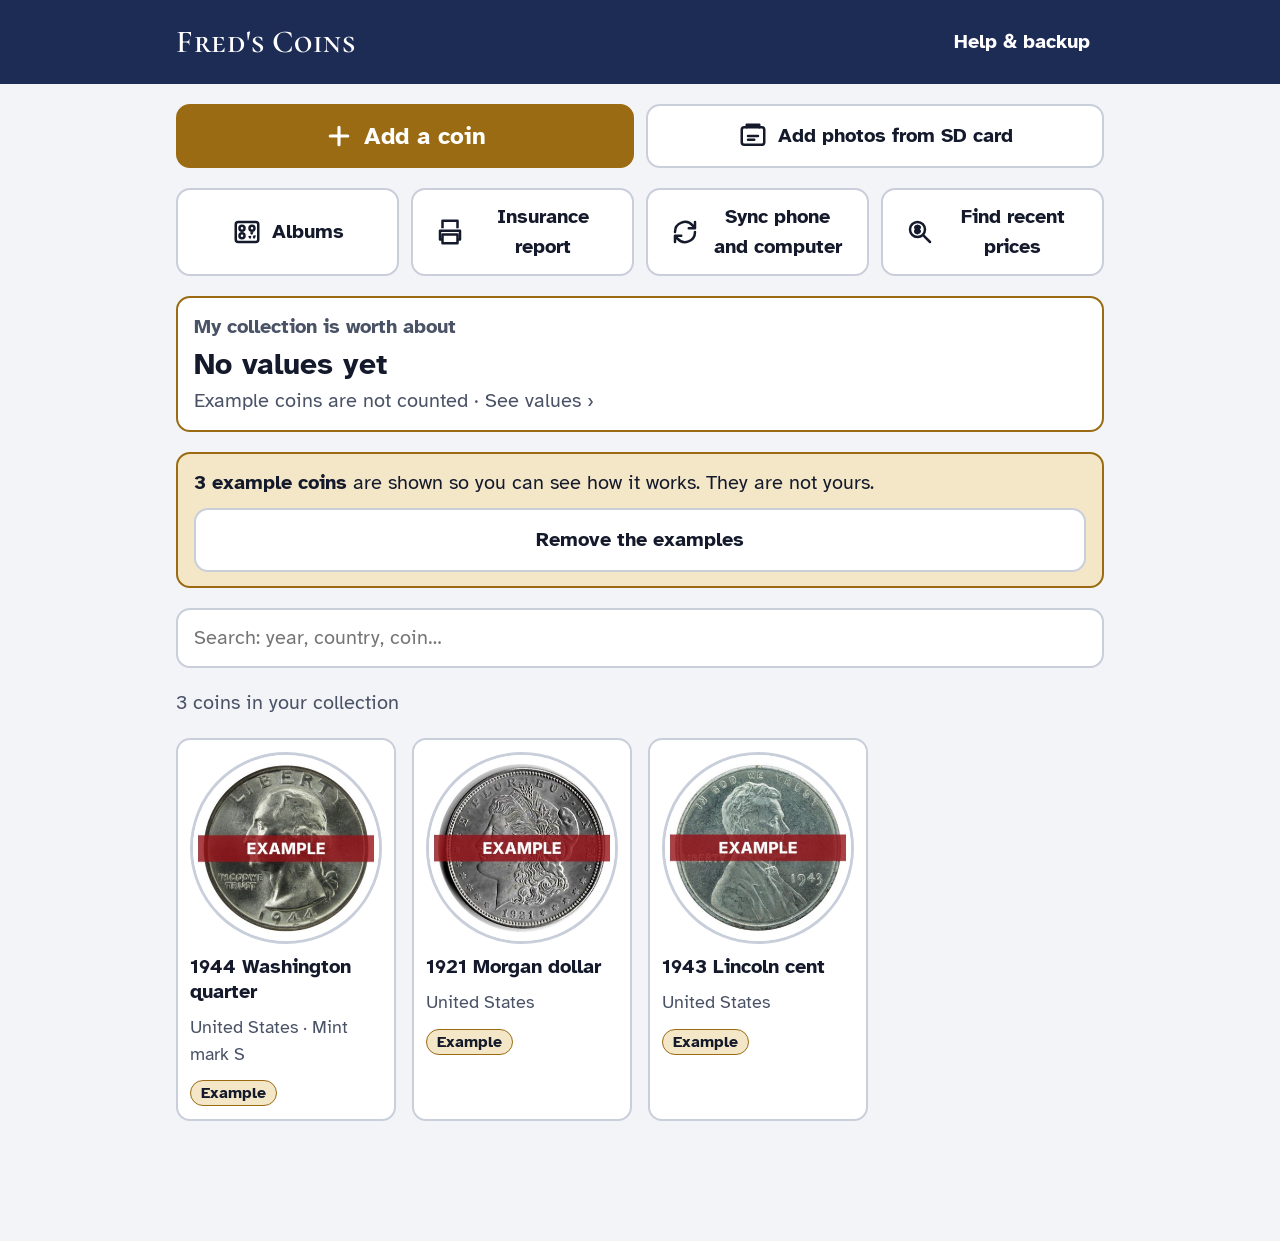
<file: docs/index.html>
<!doctype html>
<html lang="en">
<head>
<meta charset="utf-8">
<meta name="viewport" content="width=device-width, initial-scale=1, viewport-fit=cover">
<meta name="theme-color" content="#1d2c55">
<meta name="description" content="A large-print photo catalog for a coin collection.">
<link rel="manifest" href="manifest.webmanifest">
<link rel="icon" href="icon-192.png">
<link rel="apple-touch-icon" href="icon-192.png">
<link rel="stylesheet" href="fonts.css">
<style>:root{padding-top:env(safe-area-inset-top,0px);padding-bottom:env(safe-area-inset-bottom,0px)}img{max-width:100%}[hidden]{display:none!important}</style>
</head>
<body>
<title>Dad's Coin Catalog</title>
<style>
/* Layout: one column, coin-album feel. Navy album board, brass accents, big tap targets, 20px base type. */
:root {
  --bg: #f3f4f7;
  --surface: #ffffff;
  --ink: #141a2b;
  --muted: #4a5266;
  --line: #c9cedb;
  --album: #1d2c55; --money: #1a7a37;
  --album-ink: #ffffff;
  --brass: #9a6b12;
  --brass-soft: #f4e7c8;
  --danger: #a3241c;
  --danger-soft: #fbe4e1;
  --focus: #2457d6;
  --font-body: "Atkinson Hyperlegible", "Segoe UI", Roboto, Arial, sans-serif;
  --font-mark: "Cormorant SC", Georgia, "Times New Roman", serif;
  --step-0: 1.25rem;
  --step-1: 1.5rem;
  --step-2: 1.9rem;
  --radius: 14px;
}
@media (prefers-color-scheme: dark) { :root:not([data-theme="light"]) {
  --bg: #0f1424; --surface: #1a2136; --ink: #f2f3f7; --muted: #b9bfd0; --line: #39425c;
  --album: #2b3d70; --album-ink: #ffffff; --money: #7fd88a; --brass: #e2b65a; --brass-soft: #3a2f17;
  --danger: #ff8a7f; --danger-soft: #3d1c1a; --focus: #8fb0ff; color-scheme: dark } }
:root[data-theme="dark"] {
  --bg: #0f1424; --surface: #1a2136; --ink: #f2f3f7; --muted: #b9bfd0; --line: #39425c;
  --album: #2b3d70; --album-ink: #ffffff; --money: #7fd88a; --brass: #e2b65a; --brass-soft: #3a2f17;
  --danger: #ff8a7f; --danger-soft: #3d1c1a; --focus: #8fb0ff; color-scheme: dark }

* { box-sizing: border-box }
html, body { background: var(--bg); color: var(--ink) }
body { font-family: var(--font-body); font-size: var(--step-0); line-height: 1.5; margin: 0 }
button, input, select, textarea { font: inherit; color: inherit }
:focus-visible { outline: 4px solid var(--focus); outline-offset: 3px }
@media (prefers-reduced-motion: reduce) { * { transition: none !important; animation: none !important } }

.bar { background: var(--album); color: var(--album-ink); position: sticky; top: env(safe-area-inset-top, 0px); z-index: 5 }
.bar-in { max-width: 960px; margin: 0 auto; padding: 14px 16px; display: flex; align-items: center; gap: 12px; min-height: 76px }
.bar h1 { font-family: var(--font-mark); font-weight: 600; font-size: 2rem; letter-spacing: .02em; margin: 0; flex: 1; min-width: 0; line-height: 1.1 }
@media (max-width: 380px) { .bar h1 { font-size: 1.6rem } }
.bar .back { background: transparent; color: var(--album-ink); border: 2px solid currentColor; border-radius: var(--radius); padding: 8px 16px; min-height: 56px; cursor: pointer; font-weight: 700 }
.bar .icon-btn { background: transparent; color: var(--album-ink); border: 2px solid transparent; border-radius: var(--radius); min-height: 56px; padding: 8px 12px; cursor: pointer; font-weight: 700 }

main { max-width: 960px; margin: 0 auto; padding-inline: 16px; padding-block: 20px 120px; display: grid; gap: 20px }

.btn { display: inline-flex; align-items: center; justify-content: center; gap: 10px; min-height: 64px; padding: 12px 22px; border-radius: var(--radius); border: 2px solid var(--line); background: var(--surface); font-weight: 700; cursor: pointer; text-align: center }
.btn.primary { background: var(--brass); border-color: var(--brass); color: var(--surface); font-size: var(--step-1) }
:root:not([data-theme="light"]) .btn.primary { color: #1a1406 }
:root[data-theme="light"] .btn.primary { color: #ffffff }
@media (prefers-color-scheme: light) { :root:not([data-theme="dark"]) .btn.primary { color: #ffffff } }
.btn.danger { color: var(--danger); border-color: var(--danger) }
.btn.danger-solid { background: var(--danger); border-color: var(--danger); color: var(--surface) }
.btn.wide { width: 100% }
.btn:disabled { opacity: .35; cursor: default }
a.btn { text-decoration: none; color: inherit }
.btn svg { width: 30px; height: 30px; flex: none }
.row { display: flex; flex-wrap: wrap; gap: 12px }
.row > .btn { flex: 1 1 220px }

.search { display: flex; gap: 10px; align-items: center }
.search input { flex: 1; min-width: 0; min-height: 60px; padding: 10px 16px; border: 2px solid var(--line); border-radius: var(--radius); background: var(--surface) }
.count { color: var(--muted); margin: 0 }

.note { background: var(--brass-soft); border: 2px solid var(--brass); border-radius: var(--radius); padding: 14px 16px; display: grid; gap: 10px }
.note p { margin: 0 }

.grid { display: grid; grid-template-columns: repeat(auto-fill, minmax(min(100%, 200px), 1fr)); gap: 16px }
.card { background: var(--surface); border: 2px solid var(--line); border-radius: var(--radius); padding: 12px; text-align: left; cursor: pointer; display: grid; gap: 10px; align-content: start }
.card:hover { border-color: var(--brass) }
.card .ph { aspect-ratio: 1; max-width: 100%; border-radius: 50%; overflow: hidden; background: var(--bg); display: grid; place-items: center; border: 3px solid var(--line) }
.card .ph img { width: 100%; height: 100%; object-fit: cover }
.card .t { font-weight: 700; font-size: var(--step-0); line-height: 1.25 }
.card .s { color: var(--muted); font-size: 1.1rem }
.ph.stock, .ring.stock, .frame.stock { position: relative; border-style: dashed }
.ph.stock img, .ring.stock img, .frame.stock img { object-fit: contain; background: #fff }
.stockmark { position: absolute; left: 0; right: 0; bottom: 0; padding: 3px 4px 10%; background: rgba(20,26,43,.82); color: #fff; font-weight: 700; font-size: 1rem; text-align: center; line-height: 1.2 }
.frame .stockmark, .card .stockmark { padding-bottom: 6px; font-size: 1.3rem }
.card .stockmark { padding-bottom: 12% }
.tag { display: inline-block; background: var(--brass-soft); color: var(--ink); border: 1px solid var(--brass); border-radius: 999px; padding: 0 10px; font-size: 1rem; font-weight: 700 }

.empty { text-align: center; padding: 30px 10px; color: var(--muted) }

/* detail */
.photo-big { background: var(--surface); border: 2px solid var(--line); border-radius: var(--radius); padding: 12px; display: grid; gap: 12px }
.photo-big .frame { aspect-ratio: 1; max-width: 100%; background: var(--bg); border-radius: 10px; overflow: hidden; display: grid; place-items: center; cursor: zoom-in }
.photo-big .frame img { width: 100%; height: 100%; object-fit: contain }
.seg { display: flex; gap: 8px; flex-wrap: wrap }
.seg button { flex: 1 1 120px; min-height: 56px; border-radius: var(--radius); border: 2px solid var(--line); background: var(--surface); font-weight: 700; cursor: pointer }
.seg button[aria-pressed="true"] { background: var(--album); color: var(--album-ink); border-color: var(--album) }
dl.facts { margin: 0; background: var(--surface); border: 2px solid var(--line); border-radius: var(--radius); padding: 6px 16px }
dl.facts div { display: grid; grid-template-columns: minmax(110px, 38%) 1fr; gap: 12px; padding: 12px 0; border-bottom: 1px solid var(--line) }
dl.facts div:last-child { border-bottom: 0 }
dl.facts dt { color: var(--muted); font-weight: 700 }
dl.facts dd { margin: 0; min-width: 0; overflow-wrap: anywhere; white-space: pre-wrap }

.detail { display: grid; gap: 20px; align-items: start }
@media (min-width: 860px) { .detail { grid-template-columns: minmax(0, 1fr) minmax(0, 1fr) } }
.detail > * { min-width: 0 }
/* form */
form { display: grid; gap: 18px }
.field { display: grid; gap: 6px }
.field label { font-weight: 700 }
.field label .hint { font-weight: 400 }
.field .hint { color: var(--muted); font-size: 1.05rem }
.field input, .field select, .field textarea { width: 100%; min-height: 60px; padding: 10px 14px; border: 2px solid var(--line); border-radius: var(--radius); background: var(--surface) }
.field textarea { min-height: 120px; resize: vertical }
.two { display: grid; grid-template-columns: repeat(auto-fit, minmax(min(100%, 220px), 1fr)); gap: 18px }
.slots { display: grid; grid-template-columns: repeat(2, minmax(0, 1fr)); gap: 12px }
.slot { background: var(--surface); border: 2px dashed var(--line); border-radius: var(--radius); padding: 10px; display: grid; gap: 8px; text-align: center }
.slot .ph { aspect-ratio: 1; max-width: 100%; border-radius: 50%; overflow: hidden; background: var(--bg); display: grid; place-items: center; color: var(--muted) }
.slot .ph img { width: 100%; height: 100%; object-fit: cover }
/* Keep the photo circles small enough that both buttons fit on the first screen, even on a wide computer screen. */
.slot .ph { width: min(100%, 24vh); margin: 0 auto }
/* Floating "Add info below" / "Top" button on the Add a coin page. */
.jump { position: fixed; right: 14px; bottom: calc(18px + env(safe-area-inset-bottom, 0px)); z-index: 6; background: var(--album); color: var(--album-ink); border: 2px solid var(--album-ink);
  border-radius: 999px; min-height: 56px; padding: 8px 20px; font: inherit; font-weight: 700; font-size: 1.1rem; display: flex; align-items: center; gap: 8px; cursor: pointer; box-shadow: 0 4px 14px rgba(0,0,0,.3) }
.jump b { font-size: 1.5rem; line-height: 1 }
#f { padding-bottom: 72px }
.slot .btn { min-height: 56px; padding: 8px 10px; font-size: 1.1rem }

/* import review */
.ask { background: var(--surface); border: 2px solid var(--line); border-radius: var(--radius); padding: 14px 16px; display: grid; gap: 12px }
.ask p { margin: 0; font-weight: 700 }
.rgrid { display: grid; grid-template-columns: repeat(2, minmax(0, 1fr)); gap: 12px }
@media (min-width: 760px) { .rgrid { grid-template-columns: repeat(3, minmax(0, 1fr)) } }
.rtile { background: var(--surface); border: 2px solid var(--line); border-radius: var(--radius); padding: 8px; display: grid; gap: 8px; align-content: start }
.rtile.front { border-color: var(--album) }
.rtile.back { border-color: var(--brass); border-style: dashed }
.rtile .ph { aspect-ratio: 1; max-width: 100%; border-radius: 10px; overflow: hidden; background: var(--bg); padding: 0; border: 0; cursor: zoom-in; display: block; width: 100% }
.rtile .ph img { width: 100%; height: 100%; object-fit: cover; display: block }
.rtile .lab { font-weight: 700; text-align: center; line-height: 1.2 }
.rtile .lab small { display: block; font-weight: 400; color: var(--muted); font-size: 1rem }
.arrows { display: grid; grid-template-columns: 1fr 1fr; gap: 8px }
.arrows button { min-height: 56px; border-radius: var(--radius); border: 2px solid var(--ink); background: var(--surface); font-weight: 700; font-size: 1.6rem; cursor: pointer; line-height: 1 }
.arrows button:disabled { opacity: .3; cursor: default }
.pager { display: flex; align-items: center; gap: 10px; flex-wrap: wrap }
.pager .btn { flex: 1 1 140px }
.pager .where { flex: 1 1 100%; text-align: center; color: var(--muted); font-weight: 700; order: -1 }

/* zoom viewer */
.viewer { position: fixed; inset: 0; background: #000; z-index: 20; display: grid; grid-template-rows: 1fr auto }
.viewer .stage { overflow: hidden; touch-action: none; position: relative }
.viewer .stage img { position: absolute; left: 50%; top: 50%; max-width: none; transform-origin: center; user-select: none; -webkit-user-drag: none }
.viewer .tools { display: flex; gap: 10px; padding: 12px 16px calc(12px + env(safe-area-inset-bottom, 0px)); background: #111; flex-wrap: wrap }
.viewer .tools .btn { flex: 1 1 100px; background: #222; color: #fff; border-color: #555 }

/* confirm sheet + toast */
/* The dimmed layer itself scrolls, so a tall popup can always be scrolled (wheel, touch or keyboard) on any screen. */
.sheet-bg { position: fixed; inset: 0; background: rgba(0,0,0,.5); z-index: 30; display: flex; flex-direction: column; align-items: center; padding: 16px 16px calc(16px + env(safe-area-inset-bottom, 0px)); overflow: hidden }
/* Each popup scrolls inside its own window, with the same brass scroll bar as the Type of coin list. */
.sheet { background: var(--surface); color: var(--ink); border-radius: var(--radius); padding: 20px; width: min(560px, 100%); display: grid; gap: 16px; margin-top: auto; flex: none; position: relative;
  max-height: calc(100dvh - 32px - env(safe-area-inset-bottom, 0px)); overflow-y: auto; overscroll-behavior: contain; scrollbar-width: auto; scrollbar-color: var(--brass) var(--bg) }
.sheet::-webkit-scrollbar { width: 16px }
.sheet::-webkit-scrollbar-track { background: var(--bg); border-radius: 8px }
.sheet::-webkit-scrollbar-thumb { background: var(--brass); border-radius: 8px; border: 3px solid var(--bg) }
/* The X in the top right corner of every popup. It stays in view while the popup scrolls. */
.sheet-x { position: sticky; top: 0; justify-self: end; margin: -8px -8px -68px 0; width: 52px; height: 52px; border-radius: 50%; border: 2px solid var(--line); background: var(--surface); color: var(--ink);
  font: inherit; font-size: 2rem; font-weight: 700; line-height: 1; display: grid; place-items: center; cursor: pointer; z-index: 2 }
.sheet-x + h2 { padding-right: 56px }
.tsheet .sheet-x { position: absolute; top: 12px; right: 12px; margin: 0 }
.viewer .vx { position: absolute; top: calc(12px + env(safe-area-inset-top, 0px)); right: 12px; z-index: 2; width: 56px; height: 56px; border-radius: 50%; border: 2px solid #fff; background: rgba(0,0,0,.6); color: #fff; font: inherit; font-size: 2rem; font-weight: 700; line-height: 1; cursor: pointer }
@media (min-width: 700px) { .sheet { margin-block: auto } }
.sheet h2 { margin: 0; font-size: var(--step-1) }
.sheet p { margin: 0 }
.toast { position: fixed; left: 16px; right: 16px; bottom: calc(20px + env(safe-area-inset-bottom, 0px)); margin: 0 auto; max-width: 560px; background: var(--album); color: var(--album-ink); padding: 16px 20px; border-radius: var(--radius); font-weight: 700; z-index: 40; text-align: center }
h2.sec { font-size: var(--step-1); margin: 8px 0 0 }
.help p { margin: 0 0 10px }
.help ol { margin: 0; padding-left: 1.4em; display: grid; gap: 6px }
.busy { color: var(--muted); font-weight: 700 }
.btn.choice { font-size: var(--step-0); justify-content: flex-start; text-align: left; gap: 16px; padding: 16px 20px }
.btn.choice svg { width: 40px; height: 40px }
.btn.choice small { font-size: 1.05rem; font-weight: 400 }
.sync-code { font-size: 3.4rem; font-weight: 700; letter-spacing: .12em; text-align: center; background: var(--surface); border: 3px solid var(--brass); border-radius: var(--radius); padding: 18px 10px; font-variant-numeric: tabular-nums }
/* albums */
.albs { display: grid; gap: 12px }
[hidden] { display: none !important }
.alb { background: var(--surface); border: 2px solid var(--line); border-radius: var(--radius); padding: 14px 16px; text-align: left; cursor: pointer; display: grid; gap: 6px; min-height: 64px }
.alb:hover { border-color: var(--brass) }
.alb { grid-template-columns: 56px 1fr; align-items: center; column-gap: 14px }
.alb-b { display: grid; gap: 6px; min-width: 0 }
.alb-t { font-weight: 700 }
.alb-s { color: var(--muted); font-size: 1.1rem }
.prog { height: 14px; border-radius: 999px; background: var(--bg); border: 1px solid var(--line); overflow: hidden }
.prog span { display: block; height: 100%; background: var(--brass) }
.album-grid { display: grid; grid-template-columns: repeat(auto-fill, minmax(min(100%, 128px), 1fr)); gap: 14px; background: var(--album); padding: 16px; border-radius: var(--radius) }
.slotc { background: transparent; border: 0; color: var(--album-ink); cursor: pointer; display: grid; gap: 6px; justify-items: center; align-content: start; padding: 4px; border-radius: 10px; text-align: center }
.slotc .ring { width: 100%; aspect-ratio: 1; border-radius: 50%; border: 3px dashed rgba(255,255,255,.55); background: rgba(0,0,0,.28); display: grid; place-items: center; overflow: hidden; font-size: 2rem; color: rgba(255,255,255,.7) }
.slotc.has .ring { border: 3px solid var(--brass); background: #000 }
.slotc .ring img { width: 100%; height: 100%; object-fit: cover }
.slotc .lab { font-weight: 700; font-size: 1.1rem; line-height: 1.2 }
.slotc .s { font-size: 1rem; opacity: .85 }
.slotc .pr { font-size: 1.05rem; font-weight: 700 }
.slotc.t1 .ring { border-color: var(--t1) } .slotc.t2 .ring { border-color: var(--t2) } .slotc.t3 .ring { border-color: var(--t3) } .slotc.t4 .ring { border-color: var(--t4) }
.slotc.t1:not(.has) .ring { background: color-mix(in srgb, var(--t1) 30%, transparent) } .slotc.t2:not(.has) .ring { background: color-mix(in srgb, var(--t2) 30%, transparent) }
.slotc.t3:not(.has) .ring { background: color-mix(in srgb, var(--t3) 30%, transparent) } .slotc.t4:not(.has) .ring { background: color-mix(in srgb, var(--t4) 35%, transparent) }
.slotc[class*=" t"] .ring { border-width: 5px }
.slotc.t1 .pr { color: var(--t1) } .slotc.t2 .pr { color: var(--t2) } .slotc.t3 .pr { color: var(--t3) } .slotc.t4 .pr { color: var(--t4) }
.aprice { background: var(--album); color: var(--album-ink); border-radius: var(--radius); padding: 16px; display: grid; gap: 12px; --t1: #7fd88a; --t2: #6cc0ff; --t3: #d3a6ff; --t4: #ffd34d }
.album-grid { --t1: #7fd88a; --t2: #6cc0ff; --t3: #d3a6ff; --t4: #ffd34d }
.aprice h2 { margin: 0; font-size: var(--step-1) }
.worth-s { font-weight: 800; color: var(--money); letter-spacing: 1px; white-space: nowrap; margin-left: 4px }
.worth-s .dim { opacity: .22 }
.worth-s.pending { color: var(--muted) }
.alb-w { display: block; font-size: 1.2rem; line-height: 1.2 }
.alb-w .worth-s { margin-left: 0 }
.signs-key ul { list-style: none; margin: 8px 0 0; padding: 0; display: flex; flex-wrap: wrap; gap: 6px 18px; font-size: 1.1rem }
.signs-key li .worth-s { margin: 0 4px 0 0; font-size: 1.2rem }
.aprice .when { font-size: var(--step-0) }
.aprice p { margin: 0; font-size: 1.15rem }
.aprice .legend { display: flex; flex-wrap: wrap; gap: 8px 18px; list-style: none; margin: 0; padding: 0; font-size: 1.15rem; font-weight: 700 }
.aprice .legend li { display: flex; align-items: center; gap: 8px }
.aprice .dot { width: 26px; height: 26px; border-radius: 50%; border: 4px solid rgba(255,255,255,.55); flex: none }
.aprice .top { font-size: var(--step-0); background: rgba(255,255,255,.1); border-radius: 10px; padding: 10px 12px }
.slotc.focus { outline: 4px solid var(--brass); outline-offset: 2px }
/* judging */
.pair { display: grid; grid-template-columns: repeat(2, minmax(0, 1fr)); gap: 12px }
.pair figure { margin: 0; display: grid; gap: 6px; align-content: start }
.pair .frame { aspect-ratio: 1; background: var(--surface); border: 2px solid var(--line); border-radius: var(--radius); overflow: hidden; display: grid; place-items: center; cursor: zoom-in }
.pair .frame img { width: 100%; height: 100%; object-fit: contain; background: #000 }
.pair figcaption { font-weight: 700; font-size: 1.05rem; line-height: 1.3 }
.pair .pcgs-box { cursor: pointer; text-decoration: none; color: var(--ink); background: var(--brass-soft); border-color: var(--brass); display: grid; align-content: center; gap: 8px; padding: 10px; text-align: center }
.pair .pcgs-box strong { font-size: 1.15rem; line-height: 1.25 }
.pair .pcgs-box span { font-size: .95rem; color: var(--muted); line-height: 1.3 }
.busy.pad { padding: 10px; text-align: center; font-size: 1rem; font-weight: 400 }
.gradecard { background: var(--surface); border: 2px solid var(--brass); border-radius: var(--radius); padding: 16px; display: grid; gap: 10px }
.gradecard h2 { margin: 0; font-size: var(--step-2); font-family: var(--font-mark) }
.gradecard p { margin: 0 }
.gradecard .hint, .g-step { color: var(--muted) }
.btn:disabled { opacity: .45; cursor: default }
/* insurance report */
.report { background: var(--surface); border: 2px solid var(--line); border-radius: var(--radius); padding: 16px; display: grid; gap: 14px }
.rep-head h2 { margin: 0 0 4px; font-size: var(--step-1) }
.rep-head p { margin: 0 }
.rep-tot { display: flex; flex-wrap: wrap; gap: 8px 28px; margin: 10px 0 0 }
.rep-tot dt { color: var(--muted); font-size: 1rem }
.rep-tot dd { margin: 0; font-weight: 700; font-size: var(--step-1) }
.rep-item { border-top: 2px solid var(--line); padding-top: 12px; display: grid; gap: 10px; grid-template-columns: minmax(0, 1fr); break-inside: avoid; page-break-inside: avoid }
@media (min-width: 640px) { .rep-item { grid-template-columns: 260px minmax(0, 1fr) } .rep-item.nophoto { grid-template-columns: minmax(0, 1fr) } .rep-item h3 { grid-column: 1 / -1 } }
.rep-item h3 { margin: 0; font-size: var(--step-0) }
.rep-ph { display: flex; gap: 10px }
.rep-ph figure { margin: 0; flex: 1; max-width: 125px; text-align: center; font-size: .95rem; color: var(--muted) }
.rep-ph img { width: 100%; aspect-ratio: 1; object-fit: cover; border-radius: 50%; border: 1px solid var(--line) }
.rep-item dl { margin: 0; display: grid; gap: 2px }
.rep-item dl div { display: grid; grid-template-columns: minmax(0, 9em) minmax(0, 1fr); gap: 10px }
.rep-item dt { color: var(--muted) }
.rep-item dd { margin: 0; overflow-wrap: anywhere; white-space: pre-wrap }
.rep-foot { color: var(--muted); font-size: 1rem; margin: 0; border-top: 2px solid var(--line); padding-top: 10px }
@media print {
  :root, :root:not([data-theme="light"]), :root[data-theme="dark"] { --bg: #fff; --surface: #fff; --ink: #000; --muted: #444; --line: #bbb; color-scheme: light }
  body { font-size: 12pt }
  .bar, .no-print, .toast, .sheet-bg { display: none !important }
  main { padding: 0; max-width: none }
  .report { border: 0; padding: 0 }
  .rep-item { grid-template-columns: auto minmax(0, 1fr) } .rep-item.nophoto { grid-template-columns: minmax(0, 1fr) } .rep-item h3 { grid-column: 1 / -1 }
  .rep-ph figure { width: 1.2in; flex: none }
}
/* collection value */
.worth { background: var(--surface); border: 2px solid var(--brass); border-radius: var(--radius); padding: 14px 16px; display: grid; gap: 4px; text-align: left; cursor: pointer; width: 100% }
.worth .k { color: var(--muted); font-weight: 700 }
.worth .v { font-size: var(--step-2); font-weight: 700; line-height: 1.2 }
.worth .s { color: var(--muted) }
.vlist { display: grid; gap: 10px }
.vrow { background: var(--surface); border: 2px solid var(--line); border-radius: var(--radius); padding: 10px 14px; display: grid; grid-template-columns: 64px minmax(0, 1fr) auto; gap: 14px; align-items: center; text-align: left; cursor: pointer; min-height: 84px; width: 100% }
.vrow:hover { border-color: var(--brass) }
.vrow .ph { width: 64px; height: 64px; border-radius: 50%; overflow: hidden; background: var(--bg); border: 2px solid var(--line) }
.vrow .ph img { width: 100%; height: 100%; object-fit: cover }
.vrow .t { font-weight: 700; line-height: 1.25 }
.vrow .s { color: var(--muted); font-size: 1.05rem }
.vrow .amt { font-weight: 700; font-size: var(--step-1); white-space: nowrap }
.vrow .amt.none { color: var(--brass); font-size: var(--step-0) }
.sheet .field input { width: 100%; min-height: 64px; padding: 10px 14px; border: 2px solid var(--line); border-radius: var(--radius); background: var(--surface); font-size: var(--step-1) }
.sheet .field { display: grid; gap: 6px }
.sheet .field label { font-weight: 700 }
/* in-app price lookup */
.lk { border: 2px solid var(--line); border-radius: var(--radius); padding: 12px; display: grid; gap: 10px; background: var(--surface) }
.lk-head { display: grid; grid-template-columns: 72px minmax(0, 1fr); gap: 12px; align-items: center }
.tpick { display: flex; align-items: center; gap: 12px; width: 100%; text-align: left; justify-content: flex-start; font-weight: 600 }
.tpick .nm { flex: 1 }
.tthumb { width: 56px; height: 56px; flex: none; border-radius: 50%; object-fit: cover; background: var(--bg); border: 1px solid var(--line); display: inline-grid; place-items: center; color: var(--muted); font-size: .8rem; overflow: hidden }
img.tthumb { object-fit: contain; border-radius: 8px; background: #fff } /* some pictures show both sides side by side */
.tlist { display: grid; gap: 6px }
/* The type list scrolls inside its own box (not the whole page), with a scroll bar that stands out. */
.tsheet { max-height: calc(100dvh - 32px - env(safe-area-inset-bottom, 0px)); grid-template-rows: auto minmax(0, 1fr) auto auto; overflow: hidden }
.tsheet .tlist { display: flex; flex-direction: column; overflow-y: auto; overscroll-behavior: contain; padding-right: 8px; align-content: start; scrollbar-width: auto; scrollbar-color: var(--brass) var(--bg) }
.tsheet .tlist > * { flex: none }
.tsheet .tlist::-webkit-scrollbar { width: 16px }
.tsheet .tlist::-webkit-scrollbar-track { background: var(--bg); border-radius: 8px }
.tsheet .tlist::-webkit-scrollbar-thumb { background: var(--brass); border-radius: 8px; border: 3px solid var(--bg) }
.tlist h3 { margin: 12px 0 2px; font-size: 1.05rem; color: var(--muted) }
.trow { display: flex; align-items: center; gap: 12px; width: 100%; text-align: left; padding: 8px 12px; border: 2px solid var(--line); border-radius: var(--radius); background: var(--surface); color: var(--ink); font: inherit; cursor: pointer; min-height: 72px }
.trow:hover, .trow:focus-visible { border-color: var(--brass) }
.trow.on { border-color: var(--brass); background: var(--brass-soft) }
.trow .yrs { display: block; color: var(--muted); font-size: 1rem; font-weight: 400 }
.lk-head img { width: 72px; height: 72px; border-radius: 50%; object-fit: cover; background: var(--bg); border: 1px solid var(--line) }
.lk-head .t { font-weight: 700; line-height: 1.25 }
.lk-head .s { color: var(--muted); font-size: 1.05rem }
.chips { display: flex; flex-wrap: wrap; gap: 8px }
button.chip { cursor: pointer; min-height: 44px; font-family: inherit; color: inherit; background: var(--surface) }
button.chip:hover { border-color: var(--brass) }
.chip { border: 1px solid var(--line); border-radius: 999px; padding: 2px 12px; font-size: 1.05rem; white-space: nowrap }
.chip.mine { border: 2px solid var(--brass); background: var(--brass-soft); font-weight: 700 }
.lk-use { display: flex; flex-wrap: wrap; gap: 10px; align-items: center; justify-content: space-between }
.lk-use strong { font-size: var(--step-1) }
.lk .src { color: var(--muted); font-size: 1rem; margin: 0 }
.lk .src a { color: inherit }
.btn.small { min-height: 52px; padding: 8px 16px; font-size: 1.1rem }
.lab-row { display: flex; align-items: center; justify-content: space-between; gap: 12px; flex-wrap: wrap }
.prow { background: var(--surface); border: 2px solid var(--line); border-radius: var(--radius); padding: 12px; display: grid; gap: 10px }
.prow > .top { display: grid; grid-template-columns: 56px minmax(0, 1fr) auto; gap: 12px; align-items: center }
.prow > .top .ph { width: 56px; height: 56px; border-radius: 50%; overflow: hidden; background: var(--bg); border: 2px solid var(--line) }
.prow > .top .ph img { width: 100%; height: 100%; object-fit: cover }
.prow > .top .t { font-weight: 700; line-height: 1.25 }
.prow > .top .s { color: var(--muted); font-size: 1.05rem }
.field input[readonly], .field select:disabled { background: var(--bg); color: var(--muted); border-style: dashed }
.linkbtn { background: none; border: 0; padding: 4px 0; color: var(--focus); text-decoration: underline; font-weight: 700; cursor: pointer; justify-self: start; min-height: 44px }
.keybox { display: flex; gap: 10px; flex-wrap: wrap }
.keybox input.bad { border-color: var(--danger, #b3261e); box-shadow: 0 0 0 3px rgba(179, 38, 30, .25) }
.bad-note { color: var(--danger, #b3261e); font-weight: 700 }
.keybox input { flex: 1 1 260px; min-height: 60px; padding: 10px 14px; border: 2px solid var(--line); border-radius: var(--radius); background: var(--surface) }
</style>

<header class="bar"><div class="bar-in" id="bar"></div></header>
<main id="app" aria-live="polite"></main>
<input type="file" id="pick-camera" accept="image/*" capture="environment" hidden>
<input type="file" id="pick-files" accept="image/jpeg,image/png,.jpg,.jpeg,.png" multiple hidden>
<input type="file" id="pick-backup" accept="application/json,.json" hidden>

<script>
(() => {
"use strict";

/* ---------- storage (IndexedDB, with in-memory fallback) ---------- */
const DB_NAME = "coin-catalog", DB_VER = 1;
let dbp = null, memory = { coins: new Map(), photos: new Map() };
function openDB() {
  if (dbp) return dbp;
  dbp = new Promise((resolve) => {
    try {
      const req = indexedDB.open(DB_NAME, DB_VER);
      req.onupgradeneeded = () => {
        const db = req.result;
        if (!db.objectStoreNames.contains("coins")) db.createObjectStore("coins", { keyPath: "id" });
        if (!db.objectStoreNames.contains("photos")) db.createObjectStore("photos", { keyPath: "id" });
      };
      req.onsuccess = () => resolve(req.result);
      req.onerror = () => resolve(null);
    } catch (e) { resolve(null); }
  });
  return dbp;
}
async function tx(store, mode, fn) {
  const db = await openDB();
  if (!db) return fn(null, memory[store]);
  return new Promise((resolve, reject) => {
    const t = db.transaction(store, mode), s = t.objectStore(store);
    let out; const r = fn(s);
    if (r && "onsuccess" in r) r.onsuccess = () => { out = r.result; };
    t.oncomplete = () => resolve(out);
    t.onerror = () => reject(t.error);
  });
}
// Every coin change gets a time stamp so sync can tell which copy is newer (sync itself keeps the other device's stamp).
const put = (store, val, keepTime) => {
  if (store === "coins" && !keepTime) val = { ...val, updated: Date.now() };
  return tx(store, "readwrite", (s, m) => m ? m.set(val.id, val) : s.put(val));
};
const get = (store, id) => tx(store, "readonly", (s, m) => m ? m.get(id) : s.get(id));
const del = (store, id) => tx(store, "readwrite", (s, m) => m ? m.delete(id) : s.delete(id));
const all = (store) => tx(store, "readonly", (s, m) => m ? [...m.values()] : s.getAll());

const uid = () => Date.now().toString(36) + Math.random().toString(36).slice(2, 8);

/* ---------- photos ---------- */
function loadImage(blob) {
  return new Promise((res, rej) => {
    const url = URL.createObjectURL(blob), img = new Image();
    img.onload = () => res({ img, url }); img.onerror = () => { URL.revokeObjectURL(url); rej(new Error("bad image")); };
    img.src = url;
  });
}
// Finds the coin in a picture so the round thumbnail can be centered on it. Works on a small copy:
// takes the color around the edges as the background, marks what differs from it most (the coin),
// keeps the biggest patch (not a date stamp or a speck) and returns its box, or null if it doesn't look like one coin.
function findCoin(img, anyShape) {
  const W = img.naturalWidth || img.width, H = img.naturalHeight || img.height, k = 200 / Math.max(W, H);
  const w = Math.max(1, Math.round(W * k)), h = Math.max(1, Math.round(H * k)), N = w * h;
  const c = document.createElement("canvas"); c.width = w; c.height = h;
  const g = c.getContext("2d", { willReadFrequently: true }); g.drawImage(img, 0, 0, w, h);
  const px = g.getImageData(0, 0, w, h).data, edge = [[], [], []];
  for (let y = 0; y < h; y++) for (let x = 0; x < w; x++) {
    if (x && y && x < w - 1 && y < h - 1) continue;
    for (let ch = 0; ch < 3; ch++) edge[ch].push(px[(y * w + x) * 4 + ch]);
  }
  const bg = edge.map((v) => v.sort((p, q) => p - q)[v.length >> 1]);
  const dist = new Uint8Array(N), hist = new Array(256).fill(0);
  for (let i = 0; i < N; i++) {
    const d = Math.min(255, Math.hypot(px[i * 4] - bg[0], px[i * 4 + 1] - bg[1], px[i * 4 + 2] - bg[2]));
    dist[i] = d; hist[dist[i]]++;
  }
  // Otsu threshold between "like the background" and "not".
  let sum = 0, sumB = 0, wB = 0, best = 0, cut = 40;
  for (let t = 0; t < 256; t++) sum += t * hist[t];
  for (let t = 0; t < 256; t++) {
    wB += hist[t]; if (!wB) continue; const wF = N - wB; if (!wF) break;
    sumB += t * hist[t]; const d = sumB / wB - (sum - sumB) / wF, between = wB * wF * d * d;
    if (between > best) { best = between; cut = t; }
  }
  const mask = new Uint8Array(N);
  for (let i = 0; i < N; i++) mask[i] = dist[i] > Math.max(cut, 20) ? 1 : 0;
  // Biggest connected patch.
  const seen = new Uint8Array(N), stack = [];
  let top = null;
  for (let s = 0; s < N; s++) {
    if (!mask[s] || seen[s]) continue;
    let n = 0, x0 = w, y0 = h, x1 = 0, y1 = 0; seen[s] = 1; stack.push(s);
    while (stack.length) {
      const i = stack.pop(), x = i % w, y = (i - x) / w; n++;
      if (x < x0) x0 = x; if (x > x1) x1 = x; if (y < y0) y0 = y; if (y > y1) y1 = y;
      for (const j of [x > 0 ? i - 1 : -1, x < w - 1 ? i + 1 : -1, y > 0 ? i - w : -1, y < h - 1 ? i + w : -1])
        if (j >= 0 && mask[j] && !seen[j]) { seen[j] = 1; stack.push(j); }
    }
    if (!top || n > top.n) top = { n, x0, y0, x1, y1 };
  }
  if (!top) return null;
  const bw = top.x1 - top.x0 + 1, bh = top.y1 - top.y0 + 1;
  // A coin: a fair share of the picture, about as wide as tall, and filling most of its box.
  if (top.n < N * 0.02 || top.n < bw * bh * 0.3) return null;
  if (anyShape) return { ratio: bw / bh, inside: top.x0 > 0 && top.y0 > 0 && top.x1 < w - 1 && top.y1 < h - 1 };
  if (bw / bh > 1.3 || bh / bw > 1.3) return null;
  return {
    cx: (top.x0 + top.x1 + 1) / 2 / k, cy: (top.y0 + top.y1 + 1) / 2 / k, size: Math.max(bw, bh) / k,
    bg: `rgb(${bg.join(",")})`,
  };
}
async function makeThumb(blob) {
  const { img, url } = await loadImage(blob);
  const size = 360, c = document.createElement("canvas"), g = c.getContext("2d");
  c.width = c.height = size;
  let coin = null; try { coin = findCoin(img); } catch (e) {}
  if (coin) {
    // Centered on the coin with a thin margin; any gap past the picture's edge gets the background color.
    const side = coin.size * 1.06;
    g.fillStyle = coin.bg; g.fillRect(0, 0, size, size);
    g.drawImage(img, coin.cx - side / 2, coin.cy - side / 2, side, side, 0, 0, size, size);
  } else {
    const side = Math.min(img.naturalWidth, img.naturalHeight);
    g.drawImage(img, (img.naturalWidth - side) / 2, (img.naturalHeight - side) / 2, side, side, 0, 0, size, size);
  }
  URL.revokeObjectURL(url);
  return new Promise((res) => c.toBlob((b) => res(b || blob), "image/jpeg", 0.85));
}
// Some microscopes write odd EXIF resolutions (for example 72 across and 96 down). Chrome then
// shrinks the picture one way, so a round coin looks oval. Windows Photos ignores those numbers,
// so the same file looks fine there. squarePixels() returns a copy Chrome shows at its true shape.
async function shapeOf(blob) {
  const { img, url } = await loadImage(blob); URL.revokeObjectURL(url);
  let bm; try { bm = await createImageBitmap(blob); } catch (e) { return { ok: true }; }
  const shown = img.naturalWidth / img.naturalHeight, real = bm.width / bm.height;
  // Rotated by its EXIF orientation only: not a shape problem.
  const ok = Math.abs(shown - real) < 0.01 * real || Math.abs(shown * real - 1) < 0.01;
  return { ok, bm };
}
function withoutResolutionUnit(buf) {
  // Lossless: set the EXIF resolution unit to "none" so Chrome stops resizing by resolution.
  const d = new Uint8Array(buf.slice(0)), v = new DataView(d.buffer);
  if (v.getUint16(0) !== 0xffd8) return null;
  for (let o = 2; o + 4 < d.length && d[o] === 0xff;) {
    const mark = d[o + 1], len = v.getUint16(o + 2);
    if (mark === 0xda) break;
    if (mark === 0xe1 && v.getUint32(o + 4) === 0x45786966) {
      const t = o + 10, le = v.getUint16(t) === 0x4949, ifd = t + v.getUint32(t + 4, le), n = v.getUint16(ifd, le);
      for (let i = 0; i < n; i++) {
        const e = ifd + 2 + i * 12;
        if (v.getUint16(e, le) === 0x0128) { v.setUint16(e + 8, 1, le); return d; }
      }
      return null;
    }
    o += 2 + len;
  }
  return null;
}
// Microscopes known to squeeze their pictures: a widescreen view saved into a 4:3 picture,
// so round coins come out tall and narrow. Widening by 4/3 makes them round again.
const SQUEEZERS = [{ make: "JLDV", model: "AC57", widen: 4 / 3 }];
function cameraOf(buf) {
  const v = new DataView(buf), d = new Uint8Array(buf), out = {};
  try {
    if (v.getUint16(0) !== 0xffd8) return out;
    for (let o = 2; o + 4 < d.length && d[o] === 0xff;) {
      const mark = d[o + 1], len = v.getUint16(o + 2);
      if (mark === 0xda) break;
      if (mark === 0xe1 && v.getUint32(o + 4) === 0x45786966) {
        const t = o + 10, le = v.getUint16(t) === 0x4949, ifd = t + v.getUint32(t + 4, le), n = v.getUint16(ifd, le);
        for (let i = 0; i < n; i++) {
          const e = ifd + 2 + i * 12, tag = v.getUint16(e, le), cnt = v.getUint32(e + 4, le);
          if (tag !== 0x010f && tag !== 0x0110) continue;
          const at = cnt <= 4 ? e + 8 : t + v.getUint32(e + 8, le);
          const text = String.fromCharCode(...d.subarray(at, at + cnt)).replace(/\0.*$/s, "").trim();
          out[tag === 0x010f ? "make" : "model"] = text;
        }
        return out;
      }
      o += 2 + len;
    }
  } catch (e) {}
  return out;
}
async function unsqueeze(blob) {
  const cam = cameraOf(await blob.arrayBuffer());
  let m = SQUEEZERS.find((x) => x.make === cam.make && x.model === cam.model);
  const bm = await createImageBitmap(blob);
  // Only the 4:3 pictures are squeezed; leave anything else (or a turned picture) alone.
  if (Math.abs(bm.width / bm.height - 4 / 3) > 0.02) { bm.close(); return blob; }
  if (!m) {
    // No camera name (some phones and apps drop it when sharing a picture): look at the coin itself.
    // A whole coin about 3 wide for every 4 tall is the same squeeze.
    let coin = null; try { coin = findCoin(bm, true); } catch (e) {}
    if (coin && coin.inside && coin.ratio > 0.7 && coin.ratio < 0.8) m = { widen: 4 / 3 };
  }
  if (!m) { bm.close(); return blob; }
  const c = document.createElement("canvas"); c.width = Math.round(bm.width * m.widen); c.height = bm.height;
  const g = c.getContext("2d"); g.imageSmoothingQuality = "high"; g.drawImage(bm, 0, 0, c.width, c.height); bm.close();
  return await new Promise((res) => c.toBlob((b) => res(b || blob), "image/jpeg", 0.92));
}
async function squarePixels(blob) {
  try { return await unsqueeze(await densityFixed(blob)); } catch (e) { return blob; }
}
async function densityFixed(blob) {
  try {
    const first = await shapeOf(blob);
    if (first.ok) { if (first.bm) first.bm.close(); return blob; }
    const patched = withoutResolutionUnit(await blob.arrayBuffer());
    if (patched) {
      const b2 = new Blob([patched], { type: blob.type || "image/jpeg" }), again = await shapeOf(b2);
      if (again.bm) again.bm.close();
      if (again.ok) { first.bm.close(); return b2; }
    }
    // Fallback: redraw at full size with square pixels.
    const c = document.createElement("canvas"); c.width = first.bm.width; c.height = first.bm.height;
    c.getContext("2d").drawImage(first.bm, 0, 0); first.bm.close();
    return await new Promise((res) => c.toBlob((b) => res(b || blob), "image/jpeg", 0.95));
  } catch (e) { return blob; }
}
async function savePhoto(file) {
  const id = uid(), blob = await squarePixels(file);
  const thumb = await makeThumb(blob);
  // print: the original file's fingerprint, so the same SD card picture is still spotted as a repeat.
  await put("photos", { id, blob, thumb, name: file.name || "", added: Date.now(), shapeV: SHAPE_VERSION, ...(blob !== file ? { print: await makePrint(file) } : {}) });
  return id;
}
// Pictures brought in before these fixes, or from a backup or sync: check each once, repair oval ones
// and redo the round thumbnail so it is centered on the coin (version 3).
const SHAPE_VERSION = 3;
async function repairShapes() {
  let fixed = 0;
  for (const p of (await all("photos")) || []) {
    if ((p.shapeV || 0) >= SHAPE_VERSION || !p.blob) continue;
    const blob = await squarePixels(p.blob);
    if (blob !== p.blob) { await put("photos", { ...p, blob, thumb: await makeThumb(blob), print: p.print || await makePrint(p.blob), shapeV: SHAPE_VERSION }); fixed++; }
    else { await put("photos", { ...p, thumb: await makeThumb(p.blob), shapeV: SHAPE_VERSION }); fixed++; }
  }
  if (fixed) { urlCache.forEach((u) => URL.revokeObjectURL(u)); urlCache.clear(); render(); }
}
const urlCache = new Map();
async function photoURL(id, kind = "thumb") {
  const key = id + ":" + kind;
  if (urlCache.has(key)) return urlCache.get(key);
  const p = await get("photos", id);
  if (!p) return "";
  const u = URL.createObjectURL(kind === "thumb" ? p.thumb : p.blob);
  urlCache.set(key, u);
  return u;
}

/* ---------- example coins (real photos, clearly marked) ---------- */
// Public-domain photos from Wikimedia Commons with an EXAMPLE band stamped across them
// (see examples/CREDITS.txt). They ship with the app's own files; nothing is fetched from elsewhere.
// If a photo can't be loaded (for example in the single-file preview), a drawn coin stands in.
const EXAMPLES_VERSION = "2";
const EXAMPLES = [
  { country: "United States", year: "1943", denomination: "Lincoln cent", mint: "", grade: "VF-20 Very Fine", paid: "1.50", value: "3", notes: "Steel wartime cent. Light spotting on the back.", files: ["1943-cent-front", "1943-cent-back"], draw: ["1¢", "1943", ["#eef1f4", "#8d96a3"]] },
  { country: "United States", year: "1921", denomination: "Morgan dollar", mint: "", grade: "EF-40 Extremely Fine", paid: "38.00", value: "45", notes: "Bought at the county coin show.", files: ["1921-morgan-front", "1921-morgan-back"], draw: ["$1", "1921", ["#f4f4f4", "#9aa0a8"]] },
  { country: "United States", year: "1944", denomination: "Washington quarter", mint: "S", grade: "MS-63 Uncirculated", paid: "9.00", notes: "90% silver. The S mint mark is on the back, just under the wreath.", files: ["1944s-quarter-front", "1944s-quarter-back"], draw: ["25¢", "1944", ["#f6f6f2", "#a7a9a3"]] },
];
function drawExample(label, sub, metal) {
  const c = document.createElement("canvas"); c.width = c.height = 600;
  const g = c.getContext("2d");
  g.fillStyle = "#20242c"; g.fillRect(0, 0, 600, 600);
  const grad = g.createRadialGradient(240, 220, 40, 300, 300, 270);
  grad.addColorStop(0, metal[0]); grad.addColorStop(1, metal[1]);
  g.fillStyle = grad; g.beginPath(); g.arc(300, 300, 260, 0, Math.PI * 2); g.fill();
  g.strokeStyle = "rgba(0,0,0,.35)"; g.lineWidth = 10; g.beginPath(); g.arc(300, 300, 228, 0, Math.PI * 2); g.stroke();
  g.fillStyle = "rgba(0,0,0,.55)"; g.textAlign = "center";
  g.font = "bold 88px Georgia, serif"; g.fillText(label, 300, 320);
  g.font = "bold 44px Georgia, serif"; g.fillText(sub, 300, 400);
  g.font = "bold 30px Arial"; g.fillText("EXAMPLE", 300, 190);
  return new Promise((res) => c.toBlob(res, "image/jpeg", 0.9));
}
// The real example photos, or null when any of them can't be loaded.
async function loadExamplePhotos() {
  try {
    return await Promise.all(EXAMPLES.map((e) => Promise.all(e.files.map(async (f) => {
      const r = await fetch("examples/" + f + ".jpg");
      if (!r.ok) throw new Error("missing " + f);
      const b = await r.blob();
      return new File([b], f + ".jpg", { type: "image/jpeg" });
    }))));
  } catch (e) { return null; }
}
// Adds the example coins. Returns true when they got the real photos.
async function seedExamples(photos) {
  if (photos === undefined) photos = await loadExamplePhotos();
  for (const [i, e] of EXAMPLES.entries()) {
    const blobs = photos ? photos[i] : [await drawExample(...e.draw)];
    const ids = [];
    for (const b of blobs) ids.push(await savePhoto(b));
    const { draw, files, ...fields } = e;
    await put("coins", { id: uid(), created: Date.now(), photos: ids, example: true, valueDate: fields.value ? Date.now() : null, ...fields });
  }
  return !!photos;
}
// Devices that got the older drawn examples swap them for the photo ones, if Dad hasn't removed them.
async function upgradeExamples() {
  const old = coins.filter((c) => c.example);
  if (!old.length) return true;
  const photos = await loadExamplePhotos();
  if (!photos) return false;
  for (const c of old) await removeCoin(c);
  return seedExamples(photos);
}

/* ---------- built-in catalog: United States series ---------- */
// dates: "1911-1920:P D S" means every year in the range, struck at those mints.
// "S*VDB" is a variety with its own album spot. "P!" means the coin really carries a P mint mark.
// No mintages: the app only lists facts that are stable and well documented.
const SILVER = { dime: "0.0723 troy oz of pure silver", quarter: "0.1808 troy oz of pure silver", half: "0.3617 troy oz of pure silver", dollar: "0.7734 troy oz of pure silver" };
const SERIES = [
  { id: "indian-cent", group: "Cents", name: "Indian Head cent", den: "Indian Head cent", from: 1859, to: 1909, aliases: ["indian head cent", "indian cent", "indian penny"],
    metal: "Copper-nickel (1859–1864), then bronze", weight: "4.67 g (copper-nickel), 3.11 g (bronze)", size: "19 mm", designer: "James B. Longacre",
    mintMark: "Back, below the wreath (1908 and 1909 only)",
    dates: "1859-1907:P; 1908-1909:P S", keys: ["1877", "1908-S", "1909-S"],
    hp: "the feather tips, the ribbon by the ear, and the word LIBERTY on the headband",
    grading: { g: "The head is outlined. LIBERTY on the headband is worn away.", vg: "At least 3 letters of LIBERTY show on the headband.", f: "All of LIBERTY can be read on the headband, even if weak.", vf: "LIBERTY is sharp. The feather ends and the ribbon show detail.", ef: "The diamond pattern on the ribbon shows. Light wear on the hair and feather tips.", au: "Only a trace of wear on the hair above the ear and the feather tips." } },
  { id: "wheat-cent", group: "Cents", name: "Lincoln Wheat cent", den: "Lincoln cent", from: 1909, to: 1958, aliases: ["lincoln cent", "wheat cent", "lincoln wheat", "wheat penny", "lincoln penny", "steel penny", "steel cent"],
    pickNote: "Includes the 1943 steel cents", tags: { 1943: "Steel" },
    metal: "Bronze. 1943: zinc-coated steel. 1944–1946: brass from shell cases", weight: "3.11 g (1943 steel: 2.7 g)", size: "19 mm", designer: "Victor David Brenner",
    mintMark: "Front, below the date",
    dates: "1909:P P*VDB S S*VDB; 1910:P S; 1911-1920:P D S; 1921:P S; 1922:D P*No_D; 1923:P S; 1924-1931:P D S; 1932-1934:P D; 1935-1954:P D S; 1955:P P*Doubled_die D S; 1956-1958:P D",
    keys: ["1909-S VDB", "1909-S", "1914-D", "1922 No D", "1931-S", "1955 Doubled die"],
    hp: "Lincoln's cheek and jaw, and the lines in the wheat ears on the back",
    grading: { g: "Date and lettering can be read. The wheat ears are worn nearly flat.", vg: "About half the lines in the upper wheat ears show.", f: "The wheat lines are worn but most can be seen. Some hair detail shows.", vf: "The cheek and jaw are separate. All the wheat lines show, a little worn on top.", ef: "Light wear only on the cheek, the jaw and the tops of the wheat ears.", au: "Just a trace of rub on the cheekbone and the highest wheat lines." } },
  { id: "memorial-cent", group: "Cents", name: "Lincoln Memorial cent", den: "Lincoln cent", from: 1959, to: 2008, aliases: ["lincoln cent", "lincoln memorial", "memorial cent", "lincoln penny"],
    metal: "Bronze (brass 1962–1982), copper-plated zinc from 1982", weight: "3.11 g, then 2.5 g (zinc)", size: "19 mm", designer: "Victor David Brenner (front), Frank Gasparro (back)",
    mintMark: "Front, below the date (none on 1965–1967 coins)",
    dates: "1959-1964:P D; 1965-1967:P; 1968-1971:P D S; 1972:P P*Doubled_die D S; 1973-1974:P D S; 1975-2008:P D", keys: ["1972 Doubled die"],
    hp: "Lincoln's cheek and jaw, and the hair above his ear",
    grading: { f: "The hair is worn but separate from the face.", vf: "Most of the hair detail is clear. Light wear on the cheek and jaw.", ef: "Light wear on the cheek and jaw only.", au: "Just a trace of rub on the cheekbone." } },
  { id: "v-nickel", group: "Nickels", name: "Liberty Head “V” nickel", den: "Liberty nickel", from: 1883, to: 1912, aliases: ["liberty nickel", "v nickel", "liberty head nickel"],
    metal: "75% copper, 25% nickel", weight: "5.0 g", size: "21.2 mm", designer: "Charles E. Barber",
    mintMark: "Back, left of the word CENTS (1912 only)",
    dates: "1883:P*No_CENTS P; 1884-1911:P; 1912:P D S", keys: ["1885", "1886", "1912-S"],
    hp: "the coronet with LIBERTY, the hair curls, and the wreath on the back",
    grading: { g: "The head is outlined. LIBERTY on the coronet is worn away.", vg: "At least 3 letters of LIBERTY show.", f: "All of LIBERTY shows, even if some letters are weak.", vf: "LIBERTY is sharp. The corn ears in the wreath show some detail.", ef: "Light wear on the hair above the forehead and the top of the wreath.", au: "Only a trace of rub on the cheek and hair." } },
  { id: "buffalo-nickel", group: "Nickels", name: "Buffalo nickel", den: "Buffalo nickel", from: 1913, to: 1938, aliases: ["buffalo", "indian head nickel"],
    metal: "75% copper, 25% nickel", weight: "5.0 g", size: "21.2 mm", designer: "James Earle Fraser",
    mintMark: "Back, below the words FIVE CENTS",
    dates: "1913:P D S P*Type_2 D*Type_2 S*Type_2; 1914-1920:P D S; 1921:P S; 1923:P S; 1924-1929:P D S; 1930:P S; 1931:S; 1934:P D; 1935-1936:P D S; 1937:P D D*3-legged S; 1938:D",
    keys: ["1913-D Type 2", "1913-S Type 2", "1921-S", "1926-S", "1937-D 3-legged"],
    hp: "the bison's horn, head and hip, and the Indian's cheek and braid",
    grading: { g: "The date is worn but can be read. The horn is worn away.", vg: "Part of the horn shows. The date is clear.", f: "The horn shows but is worn. The braid and feathers have some detail.", vf: "The full horn shows. The hair braid is clear.", ef: "The horn and tail are sharp with light wear. Light wear on the bison's hip.", au: "Just a trace of rub on the bison's hip and the Indian's cheek." } },
  { id: "jefferson-nickel", group: "Nickels", name: "Jefferson nickel (1938–1964)", den: "Jefferson nickel", from: 1938, to: 1964, aliases: ["jefferson"],
    metal: "75% copper, 25% nickel. Mid-1942 to 1945: 35% silver wartime alloy", weight: "5.0 g", size: "21.2 mm", designer: "Felix Schlag",
    mintMark: "Back, right of the building. On 1942–1945 silver nickels, a large letter above the dome", silver: "Wartime silver nickels: 0.0563 troy oz of pure silver",
    dates: "1938-1941:P D S; 1942:P D P!*silver S*silver; 1943-1945:P! D S; 1946-1949:P D S; 1950:P D; 1951-1954:P D S; 1955-1964:P D", keys: ["1939-D", "1950-D"],
    hp: "Jefferson's cheekbone and hair, and the steps of Monticello on the back",
    grading: { g: "Monticello is worn nearly flat. The lettering and date can be read.", vg: "Some of the building's details show.", f: "The hair is worn but the jaw line shows. The building's pillars show but are worn.", vf: "The hair and cheek show some detail. The building's pillars are clear.", ef: "Light wear on the cheek and hair. Some of Monticello's steps may show.", au: "Just a trace of rub on the cheekbone. Five or six clear steps (“Full Steps”) add value." } },
  { id: "mercury-dime", group: "Dimes", name: "Mercury dime", den: "Mercury dime", from: 1916, to: 1945, aliases: ["mercury"],
    metal: "90% silver, 10% copper", weight: "2.5 g", size: "17.9 mm", designer: "Adolph A. Weinman", silver: SILVER.dime,
    mintMark: "Back, left of the bundle of sticks, near the bottom",
    dates: "1916-1920:P D S; 1921:P D; 1923:P S; 1924-1929:P D S; 1930:P S; 1931:P D S; 1934:P D; 1935-1945:P D S", keys: ["1916-D", "1921", "1921-D"],
    hp: "the hair above Liberty's forehead, the wing feathers, and the bands on the bundle of sticks",
    grading: { g: "The date and letters can be read. The wing feathers are worn away.", vg: "About half the wing feathers show. The lines in the bundle of sticks are faint.", f: "All the wing feathers show, though worn. The diagonal bands on the bundle show.", vf: "The wing feathers are clear. All the up-and-down lines on the bundle show.", ef: "Light wear on the hair, the wing tips and the bands across the bundle.", au: "A trace of rub on the cheek, hair and the middle bands. Fully split bands (“Full Bands”) add value." } },
  { id: "roosevelt-dime", group: "Dimes", name: "Roosevelt dime (silver, 1946–1964)", den: "Roosevelt dime", from: 1946, to: 1964, aliases: ["roosevelt"],
    metal: "90% silver, 10% copper", weight: "2.5 g", size: "17.9 mm", designer: "John R. Sinnock", silver: SILVER.dime,
    mintMark: "Back, left of the bottom of the torch",
    dates: "1946-1955:P D S; 1956-1964:P D", keys: ["1949-S"],
    hp: "the hair above Roosevelt's ear, and the torch flame and lines on the back",
    grading: { f: "The hair is worn but separate from the ear. The torch lines are faint.", vf: "Most hair lines show. The torch lines are clear, the flame worn.", ef: "Light wear on the hair above the ear and the top of the flame.", au: "A trace of rub on the hair above the ear and the cheek." } },
  { id: "slq-quarter", group: "Quarters", name: "Standing Liberty quarter", den: "Standing Liberty quarter", from: 1916, to: 1930, aliases: ["standing liberty"],
    metal: "90% silver, 10% copper", weight: "6.25 g", size: "24.3 mm", designer: "Hermon A. MacNeil", silver: SILVER.quarter,
    mintMark: "Front, above and to the left of the date",
    dates: "1916:P; 1917:P D S P*Type_2 D*Type_2 S*Type_2; 1918:P D S S*8_over_7; 1919-1920:P D S; 1921:P; 1923:P S; 1924:P D S; 1925:P; 1926-1929:P D S; 1930:P S",
    keys: ["1916", "1918-S 8 over 7", "1921", "1923-S", "1927-S"],
    hp: "Liberty's head, right knee and shield, and the date (it wears off easily on 1916–1924 coins)",
    grading: { g: "The date may be weak but can be read. Liberty's figure is mostly flat.", vg: "The date is clear. The shield's outline and some of the gown show.", f: "Liberty's knee shows wear. The shield's inner rim shows.", vf: "The gown lines on the right leg show. The shield details are mostly clear.", ef: "Light wear on the knee, the head and the middle of the shield.", au: "A trace of rub on the knee and head. A fully struck head (“Full Head”) adds value." } },
  { id: "washington-quarter", group: "Quarters", name: "Washington quarter (silver, 1932–1964)", den: "Washington quarter", from: 1932, to: 1964, aliases: ["washington quarter"],
    metal: "90% silver, 10% copper", weight: "6.25 g", size: "24.3 mm", designer: "John Flanagan", silver: SILVER.quarter,
    mintMark: "Back, below the eagle's wreath",
    dates: "1932:P D S; 1934:P D; 1935-1937:P D S; 1938:P S; 1939-1948:P D S; 1949:P D; 1950-1954:P D S; 1955-1964:P D", keys: ["1932-D", "1932-S"],
    hp: "the hair around Washington's ear and above the forehead, and the eagle's breast feathers",
    grading: { g: "The date and letters can be read. The eagle's feathers are worn away.", vg: "Some hair lines show. The wing feathers are faint.", f: "The hair is worn but the curls show. About half the breast feathers show.", vf: "The hair curls show detail. Most of the breast feathers show.", ef: "Light wear on the hair above the ear and on the eagle's breast.", au: "A trace of rub on the highest hair curls and the eagle's breast." } },
  { id: "state-quarter", group: "Quarters", name: "50 State quarters", den: "State quarter", from: 1999, to: 2008, aliases: ["state quarter"],
    metal: "Copper-nickel on a copper core", weight: "5.67 g", size: "24.3 mm", designer: "William Cousins (front), a different design for each state",
    mintMark: "Front, right of Washington's ponytail",
    states: ["Delaware", "Pennsylvania", "New Jersey", "Georgia", "Connecticut", "Massachusetts", "Maryland", "South Carolina", "New Hampshire", "Virginia",
      "New York", "North Carolina", "Rhode Island", "Vermont", "Kentucky", "Tennessee", "Ohio", "Louisiana", "Indiana", "Mississippi",
      "Illinois", "Alabama", "Maine", "Missouri", "Arkansas", "Michigan", "Florida", "Texas", "Iowa", "Wisconsin",
      "California", "Minnesota", "Oregon", "Kansas", "West Virginia", "Nevada", "Nebraska", "Colorado", "North Dakota", "South Dakota",
      "Montana", "Washington", "Idaho", "Wyoming", "Utah", "Oklahoma", "New Mexico", "Arizona", "Alaska", "Hawaii"], keys: [],
    hp: "Washington's hair around the ear and his cheek, and the highest part of the design on the back" },
  { id: "walking-half", group: "Half dollars", name: "Walking Liberty half dollar", den: "Walking Liberty half", from: 1916, to: 1947, aliases: ["walking liberty"],
    metal: "90% silver, 10% copper", weight: "12.5 g", size: "30.6 mm", designer: "Adolph A. Weinman", silver: SILVER.half,
    mintMark: "1916 and some 1917: front, below IN GOD WE TRUST. After that: back, lower left near the rim",
    dates: "1916-1921:P D S; 1923:S; 1927-1928:S; 1929:D S; 1933:S; 1934-1937:P D S; 1938:P D; 1939:P D S; 1940:P S; 1941-1946:P D S; 1947:P D",
    keys: ["1916-S", "1921", "1921-D", "1921-S", "1938-D"],
    hp: "Liberty's left hand, the skirt lines over her left leg, and her head; the eagle's breast and leg feathers on the back",
    grading: { g: "The rims are worn into some letters. Liberty is outlined.", vg: "The motto can be read. Some skirt lines show.", f: "All the skirt lines show, though worn. Some of the eagle's feathers show.", vf: "The skirt lines are clear. Small wear on her hand and head. Most feathers show.", ef: "Light wear on her hand and head, and on the eagle's breast and leg.", au: "Just a trace of rub on her left hand, her head and the eagle's breast." } },
  { id: "franklin-half", group: "Half dollars", name: "Franklin half dollar", den: "Franklin half", from: 1948, to: 1963, aliases: ["franklin"],
    metal: "90% silver, 10% copper", weight: "12.5 g", size: "30.6 mm", designer: "John R. Sinnock", silver: SILVER.half,
    mintMark: "Back, above the beam that holds the bell",
    dates: "1948:P D; 1949:P D S; 1950:P D; 1951-1954:P D S; 1955-1956:P; 1957-1963:P D", keys: ["1949-S", "1955"],
    hp: "the hair at Franklin's temple and behind his ear, and the lines across the bottom of the Liberty Bell",
    grading: { f: "The hair is worn but the strands are separate. The bell lines are faint.", vf: "The hair shows some detail. Most of the bell lines show.", ef: "Light wear on the hair and the bell's lower lines.", au: "A trace of rub on the cheek and hair. Fully clear bottom bell lines (“Full Bell Lines”) add value." } },
  { id: "kennedy-half", group: "Half dollars", name: "Kennedy half dollar (silver, 1964–1970)", den: "Kennedy half", from: 1964, to: 1970, aliases: ["kennedy"],
    metal: "1964: 90% silver. 1965–1970: 40% silver", weight: "12.5 g (1964), 11.5 g (1965–1970)", size: "30.6 mm", designer: "Gilroy Roberts (front), Frank Gasparro (back)",
    silver: "1964: 0.3617 troy oz. 1965–1970: 0.1479 troy oz of pure silver",
    mintMark: "1964: back, left of the eagle's claw that holds the branch. 1968–1970: front, above the date. None on 1965–1967",
    dates: "1964:P D; 1965-1967:P; 1968-1970:D", keys: ["1970-D"],
    hp: "Kennedy's cheek and the hair above his ear; the eagle's head and the middle of the shield on the back" },
  { id: "morgan-dollar", group: "Dollars", name: "Morgan dollar", den: "Morgan dollar", from: 1878, to: 1921, aliases: ["morgan"],
    metal: "90% silver, 10% copper", weight: "26.73 g", size: "38.1 mm", designer: "George T. Morgan", silver: SILVER.dollar,
    mintMark: "Back, below the wreath, above the letters DO in DOLLAR",
    dates: "1878:P CC S; 1879-1885:P CC O S; 1886-1888:P O S; 1889-1893:P CC O S; 1894-1904:P O S; 1921:P D S",
    keys: ["1884-S", "1889-CC", "1892-S", "1893-CC", "1893-O", "1893-S", "1894", "1895", "1895-O", "1895-S", "1901", "1903-S", "1904-S"],
    hp: "the hair above Liberty's ear and forehead, the cotton leaves in her cap, and the eagle's breast feathers",
    grading: { g: "The date and letters can be read. The hair is worn flat. Most of the eagle's feathers are gone.", vg: "Some hair lines show. A few wing feathers show.", f: "The hair above the ear is worn but its outline shows. About half the eagle's breast feathers show.", vf: "The hair lines above the ear show. Most of the breast feathers show.", ef: "Light wear on the hair above the ear, the cheek, and the eagle's breast.", au: "A trace of rub on the cheek, the hair above the eye and ear, and the eagle's breast." } },
  { id: "peace-dollar", group: "Dollars", name: "Peace dollar", den: "Peace dollar", from: 1921, to: 1935, aliases: ["peace dollar"],
    metal: "90% silver, 10% copper", weight: "26.73 g", size: "38.1 mm", designer: "Anthony de Francisci", silver: SILVER.dollar,
    mintMark: "Back, below the word ONE, near the tip of the eagle's wing",
    dates: "1921:P; 1922-1923:P D S; 1924-1925:P S; 1926-1927:P D S; 1928:P S; 1934:P D S; 1935:P S", keys: ["1921", "1928", "1934-S"],
    hp: "the hair above Liberty's ear and forehead, and the eagle's feathers at the top of its leg and wing",
    grading: { g: "The date and letters can be read. The hair is worn flat.", vg: "Some hair strands show. The eagle's outline is clear.", f: "The hair is worn but splits into strands in places. Some feathers show.", vf: "The hair strands are mostly clear. Most of the feathers show.", ef: "Light wear on the hair above the ear and on the eagle's leg and wing.", au: "A trace of rub on the cheek, the hair and the eagle's leg." } },
  { id: "ike-dollar", group: "Dollars", name: "Eisenhower dollar", den: "Eisenhower dollar", from: 1971, to: 1978, aliases: ["eisenhower", "ike dollar"],
    metal: "Copper-nickel on a copper core (silver-clad versions were sold to collectors)", weight: "22.68 g", size: "38.1 mm", designer: "Frank Gasparro",
    mintMark: "Front, above the date",
    dates: "1971-1974:P D; 1976:P D; 1977-1978:P D", keys: [],
    hp: "Eisenhower's cheek and the hair above his ear; the eagle's head and claws on the back" },
  // Older and rarer types. Series without `dates` have no album (their date and mint lists are long and
  // easy to get wrong), but still fill in the name, metal, weight and size.
  { id: "lc-half-cent", group: "Half cents", name: "Liberty Cap half cent", den: "Liberty Cap half cent", from: 1793, to: 1797, aliases: ["liberty cap half", "half cent"],
    metal: "Copper", weight: "6.74 g (1793 to early 1795), then 5.44 g", size: "22 mm (1793), 23.5 mm (1794–1797)", designer: "Henry Voigt, Robert Scot and John Smith Gardner",
    mintMark: "None (all made in Philadelphia)", dates: "1793-1797:P", keys: ["1793", "1796"] },
  { id: "db-half-cent", group: "Half cents", name: "Draped Bust half cent", den: "Draped Bust half cent", from: 1800, to: 1808, aliases: ["draped bust half", "half cent"],
    metal: "Copper", weight: "5.44 g", size: "23.5 mm", designer: "Robert Scot",
    mintMark: "None (all made in Philadelphia)", dates: "1800:P; 1802-1808:P", keys: ["1802"] },
  { id: "ch-half-cent", group: "Half cents", name: "Classic Head half cent", den: "Classic Head half cent", from: 1809, to: 1836, aliases: ["classic head half", "half cent"],
    metal: "Copper", weight: "5.44 g", size: "23.5 mm", designer: "John Reich",
    mintMark: "None (all made in Philadelphia)", dates: "1809-1811:P; 1825-1826:P; 1828-1829:P; 1831-1836:P", keys: ["1811", "1831", "1836"] },
  { id: "bh-half-cent", group: "Half cents", name: "Braided Hair half cent", den: "Braided Hair half cent", from: 1840, to: 1857, aliases: ["braided hair half", "half cent"],
    metal: "Copper", weight: "5.44 g", size: "23 mm", designer: "Christian Gobrecht",
    mintMark: "None (all made in Philadelphia)", note: "1840–1848 and 1852 were made only as proofs for collectors.",
    dates: "1840-1857:P", keys: ["1840", "1841", "1842", "1843", "1844", "1845", "1846", "1847", "1848", "1852"] },
  { id: "fh-large-cent", group: "Large cents", name: "Flowing Hair large cent", den: "Flowing Hair large cent", from: 1793, to: 1793, aliases: ["flowing hair", "chain cent", "wreath cent", "large cent"],
    metal: "Copper", weight: "13.48 g", size: "26–27 mm", designer: "Henry Voigt (Chain), Adam Eckfeldt (Wreath)",
    mintMark: "None (all made in Philadelphia)", dates: "1793:P*Chain P*Wreath", keys: ["1793 Chain", "1793 Wreath"] },
  { id: "lc-large-cent", group: "Large cents", name: "Liberty Cap large cent", den: "Liberty Cap large cent", from: 1793, to: 1796, aliases: ["liberty cap cent", "liberty cap large", "large cent"],
    metal: "Copper", weight: "13.48 g (1793 to 1795), then 10.89 g", size: "29 mm", designer: "Joseph Wright and Robert Scot",
    mintMark: "None (all made in Philadelphia)", dates: "1793-1796:P", keys: ["1793"] },
  { id: "db-large-cent", group: "Large cents", name: "Draped Bust large cent", den: "Draped Bust large cent", from: 1796, to: 1807, aliases: ["draped bust cent", "draped bust large", "large cent"],
    metal: "Copper", weight: "10.89 g", size: "29 mm", designer: "Robert Scot",
    mintMark: "None (all made in Philadelphia)", dates: "1796-1807:P", keys: ["1799", "1804"] },
  { id: "ch-large-cent", group: "Large cents", name: "Classic Head large cent", den: "Classic Head large cent", from: 1808, to: 1814, aliases: ["classic head cent", "classic head large", "large cent"],
    metal: "Copper", weight: "10.89 g", size: "29 mm", designer: "John Reich",
    mintMark: "None (all made in Philadelphia)", dates: "1808-1814:P", keys: ["1809"] },
  { id: "cor-large-cent", group: "Large cents", name: "Coronet (Matron Head) large cent", den: "Coronet large cent", from: 1816, to: 1839, aliases: ["coronet cent", "matron head", "coronet large", "large cent"],
    metal: "Copper", weight: "10.89 g", size: "28–29 mm", designer: "Robert Scot",
    mintMark: "None (all made in Philadelphia)", dates: "1816-1839:P", keys: ["1823"] },
  { id: "bh-large-cent", group: "Large cents", name: "Braided Hair large cent", den: "Braided Hair large cent", from: 1839, to: 1857, aliases: ["braided hair cent", "braided hair large", "large cent"],
    metal: "Copper", weight: "10.89 g", size: "27.5 mm", designer: "Christian Gobrecht",
    mintMark: "None (all made in Philadelphia)", dates: "1839-1857:P", keys: [] },
  { id: "flying-eagle", group: "Cents", name: "Flying Eagle cent", den: "Flying Eagle cent", from: 1856, to: 1858, aliases: ["flying eagle"],
    metal: "88% copper, 12% nickel", weight: "4.67 g", size: "19 mm", designer: "James B. Longacre",
    mintMark: "None (all made in Philadelphia)", dates: "1856-1857:P; 1858:P*Large_letters P*Small_letters", keys: ["1856"],
    hp: "the eagle's breast and the tips of the wings, and the leaves of the wreath" },
  { id: "two-cent", group: "Two and three cents", name: "Two-cent piece", den: "Two-cent piece", from: 1864, to: 1873, aliases: ["two cent", "2 cent", "2-cent"],
    metal: "Bronze (95% copper, with tin and zinc)", weight: "6.22 g", size: "23 mm", designer: "James B. Longacre",
    mintMark: "None (all made in Philadelphia)", note: "1873 was made only as a proof for collectors.",
    dates: "1864:P P*Small_motto; 1865-1873:P", keys: ["1864 Small motto", "1872", "1873"],
    hp: "the word WE in the motto, the leaves, and the lines in the shield" },
  { id: "three-cent-silver", group: "Two and three cents", name: "Three-cent silver (trime)", den: "Three-cent silver", from: 1851, to: 1873, aliases: ["three cent silver", "3 cent silver", "trime"],
    metal: "75% silver (1851–1853), then 90% silver", weight: "0.80 g (1851–1853), then 0.75 g", size: "14 mm", designer: "James B. Longacre",
    mintMark: "Back, right of the III (1851-O only)", note: "1873 was made only as a proof for collectors.",
    dates: "1851:P O; 1852-1873:P", keys: ["1855", "1873"] },
  { id: "three-cent-nickel", group: "Two and three cents", name: "Three-cent nickel", den: "Three-cent nickel", from: 1865, to: 1889, aliases: ["three cent nickel", "3 cent nickel"],
    metal: "75% copper, 25% nickel", weight: "1.94 g", size: "17.9 mm", designer: "James B. Longacre",
    mintMark: "None (all made in Philadelphia)", note: "1877 and 1878 were made only as proofs for collectors.",
    dates: "1865-1889:P", keys: ["1877", "1878", "1885", "1887"] },
  { id: "shield-nickel", group: "Nickels", name: "Shield nickel", den: "Shield nickel", from: 1866, to: 1883, aliases: ["shield nickel"],
    metal: "75% copper, 25% nickel", weight: "5.0 g", size: "20.5 mm", designer: "James B. Longacre",
    mintMark: "None (all made in Philadelphia)", note: "1866 and early 1867 coins have rays between the stars on the back. 1877 and 1878 were made only as proofs.",
    dates: "1866:P; 1867:P P*No_rays; 1868-1883:P", keys: ["1877", "1878", "1880"],
    hp: "the leaves and the lines at the top of the shield" },
  { id: "seated-half-dime", group: "Half dimes", name: "Seated Liberty half dime", den: "Seated Liberty half dime", from: 1837, to: 1873, aliases: ["half dime", "seated liberty half dime", "seated half dime"],
    metal: "90% silver, 10% copper", weight: "1.34 g (to 1853), then 1.24 g", size: "15.5 mm", designer: "Christian Gobrecht",
    mintMark: "Back, inside or just below the wreath", keys: ["1846", "1853-O No arrows", "1870-S"],
    hp: "LIBERTY on the shield, Liberty's head and knees, and the bow of the wreath" },
  { id: "seated-dime", group: "Dimes", name: "Seated Liberty dime", den: "Seated Liberty dime", from: 1837, to: 1891, aliases: ["seated liberty dime", "seated dime"],
    metal: "90% silver, 10% copper", weight: "2.67 g (to 1853), 2.49 g (1853–1873), then 2.50 g", size: "17.9 mm", designer: "Christian Gobrecht",
    mintMark: "Back, inside or just below the wreath", keys: ["1871-CC", "1872-CC", "1873-CC", "1874-CC"],
    hp: "LIBERTY on the shield, Liberty's head and knees, and the bow of the wreath" },
  { id: "barber-dime", group: "Dimes", name: "Barber dime", den: "Barber dime", from: 1892, to: 1916, aliases: ["barber dime", "liberty head dime"],
    metal: "90% silver, 10% copper", weight: "2.5 g", size: "17.9 mm", designer: "Charles E. Barber", silver: SILVER.dime,
    mintMark: "Back, below the wreath", keys: ["1894-S", "1895-O", "1896-S", "1901-S", "1903-S"],
    hp: "LIBERTY on the headband, the hair above the forehead, and the wreath on the back" },
  { id: "twenty-cent", group: "Twenty cents", name: "Twenty-cent piece", den: "Twenty-cent piece", from: 1875, to: 1878, aliases: ["twenty cent", "20 cent", "20-cent"],
    metal: "90% silver, 10% copper", weight: "5.0 g", size: "22 mm", designer: "William Barber", silver: "0.1447 troy oz of pure silver",
    mintMark: "Back, below the eagle", note: "1877 and 1878 were made only as proofs for collectors.",
    dates: "1875:P CC S; 1876:P CC; 1877-1878:P", keys: ["1876-CC", "1877", "1878"],
    hp: "LIBERTY on the shield, Liberty's head and knees, and the eagle's breast" },
  { id: "seated-quarter", group: "Quarters", name: "Seated Liberty quarter", den: "Seated Liberty quarter", from: 1838, to: 1891, aliases: ["seated liberty quarter", "seated quarter"],
    metal: "90% silver, 10% copper", weight: "6.68 g (to 1853), 6.22 g (1853–1873), then 6.25 g", size: "24.3 mm", designer: "Christian Gobrecht",
    mintMark: "Back, below the eagle", keys: ["1871-CC", "1872-CC", "1873-CC No arrows"],
    hp: "LIBERTY on the shield, Liberty's head and knees, and the eagle's neck and claws" },
  { id: "barber-quarter", group: "Quarters", name: "Barber quarter", den: "Barber quarter", from: 1892, to: 1916, aliases: ["barber quarter", "liberty head quarter"],
    metal: "90% silver, 10% copper", weight: "6.25 g", size: "24.3 mm", designer: "Charles E. Barber", silver: SILVER.quarter,
    mintMark: "Back, below the eagle", keys: ["1896-S", "1901-S", "1913-S"],
    hp: "LIBERTY on the headband, the hair above the forehead, and the eagle's head and wings" },
  { id: "seated-half", group: "Half dollars", name: "Seated Liberty half dollar", den: "Seated Liberty half dollar", from: 1839, to: 1891, aliases: ["seated liberty half", "seated half"],
    metal: "90% silver, 10% copper", weight: "13.36 g (to 1853), 12.44 g (1853–1873), then 12.5 g", size: "30.6 mm", designer: "Christian Gobrecht",
    mintMark: "Back, below the eagle", keys: ["1870-CC", "1878-S"],
    hp: "LIBERTY on the shield, Liberty's head and knees, and the eagle's neck and claws" },
  { id: "barber-half", group: "Half dollars", name: "Barber half dollar", den: "Barber half dollar", from: 1892, to: 1915, aliases: ["barber half", "liberty head half"],
    metal: "90% silver, 10% copper", weight: "12.5 g", size: "30.6 mm", designer: "Charles E. Barber", silver: SILVER.half,
    mintMark: "Back, below the eagle", keys: ["1892-O Micro O", "1897-O", "1897-S", "1914", "1915"],
    hp: "LIBERTY on the headband, the hair above the forehead, and the eagle's head and wings" },
  { id: "seated-dollar", group: "Dollars", name: "Seated Liberty dollar", den: "Seated Liberty dollar", from: 1840, to: 1873, aliases: ["seated liberty dollar", "seated dollar"],
    metal: "90% silver, 10% copper", weight: "26.73 g", size: "38.1 mm", designer: "Christian Gobrecht", silver: SILVER.dollar,
    mintMark: "Back, below the eagle", keys: ["1851", "1852", "1870-CC", "1871-CC", "1873-CC"],
    hp: "LIBERTY on the shield, Liberty's head and knees, and the eagle's neck and claws" },
  { id: "trade-dollar", group: "Dollars", name: "Trade dollar", den: "Trade dollar", from: 1873, to: 1885, aliases: ["trade dollar"],
    metal: "90% silver, 10% copper", weight: "27.22 g", size: "38.1 mm", designer: "William Barber", silver: "0.7874 troy oz of pure silver",
    mintMark: "Back, above the D in DOLLAR", note: "Made for trade in Asia. 1879–1885 were made only as proofs for collectors.",
    dates: "1873-1878:P CC S; 1879-1885:P", keys: ["1878-CC", "1884", "1885"],
    hp: "Liberty's head and breast, the bale of goods she sits on, and the eagle's head" },
  { id: "gold-dollar", group: "Gold", name: "Gold dollar", den: "Gold dollar", from: 1849, to: 1889, aliases: ["gold dollar"],
    metal: "90% gold, 10% copper", weight: "1.67 g", size: "13 mm (1849–1854), then 15 mm", designer: "James B. Longacre", gold: "0.0484 troy oz of pure gold",
    mintMark: "Back, below the wreath", note: "Three designs: Liberty Head (1849–1854), small Indian Princess (1854–1856) and large Indian Princess (1856–1889).",
    keys: ["1855-D", "1861-D", "1875"] },
  { id: "indian-quarter-eagle", group: "Gold", name: "Indian Head $2.50 gold (quarter eagle)", den: "Indian Head quarter eagle", from: 1908, to: 1929, aliases: ["indian quarter eagle", "indian head quarter eagle", "quarter eagle", "$2.50 gold", "2.5 dollar gold"],
    metal: "90% gold, 10% copper", weight: "4.18 g", size: "18 mm", designer: "Bela Lyon Pratt", gold: "0.1209 troy oz of pure gold",
    mintMark: "Back, left of the arrowheads", dates: "1908-1910:P; 1911:P D; 1912-1913:P; 1914:P D; 1915:P; 1925:D; 1926-1929:P", keys: ["1911-D"],
    hp: "the headdress feathers, the Indian's cheekbone, and the eagle's wing" },
  { id: "indian-half-eagle", group: "Gold", name: "Indian Head $5 gold (half eagle)", den: "Indian Head half eagle", from: 1908, to: 1929, aliases: ["indian half eagle", "indian head half eagle", "half eagle", "$5 gold", "5 dollar gold"],
    metal: "90% gold, 10% copper", weight: "8.36 g", size: "21.6 mm", designer: "Bela Lyon Pratt", gold: "0.2419 troy oz of pure gold",
    mintMark: "Back, left of the arrowheads", keys: ["1909-O", "1929"] },
  { id: "indian-eagle", group: "Gold", name: "Indian Head $10 gold (eagle)", den: "Indian Head eagle", from: 1907, to: 1933, aliases: ["indian eagle", "indian head eagle", "$10 gold", "10 dollar gold"],
    metal: "90% gold, 10% copper", weight: "16.72 g", size: "27 mm", designer: "Augustus Saint-Gaudens", gold: "0.4837 troy oz of pure gold",
    mintMark: "Back, left of the arrows", keys: ["1920-S", "1930-S", "1933"] },
  { id: "liberty-double-eagle", group: "Gold", name: "Liberty Head $20 gold (double eagle)", den: "Liberty Head double eagle", from: 1850, to: 1907, aliases: ["liberty double eagle", "liberty head double eagle", "double eagle", "$20 gold", "20 dollar gold"],
    metal: "90% gold, 10% copper", weight: "33.44 g", size: "34 mm", designer: "James B. Longacre", gold: "0.9675 troy oz of pure gold",
    mintMark: "Back, below the eagle", keys: ["1854-O", "1856-O", "1870-CC"] },
  { id: "saint-gaudens", group: "Gold", name: "Saint-Gaudens $20 gold (double eagle)", den: "Saint-Gaudens double eagle", from: 1907, to: 1933, aliases: ["saint-gaudens", "saint gaudens", "st gaudens", "st. gaudens", "double eagle", "$20 gold", "20 dollar gold"],
    metal: "90% gold, 10% copper", weight: "33.44 g", size: "34 mm", designer: "Augustus Saint-Gaudens", gold: "0.9675 troy oz of pure gold",
    mintMark: "Front, above the date", keys: ["1907 High relief", "1927-D", "1933"],
    hp: "Liberty's breast and knee, and the eagle's breast and wing" },
];
const GROUPS = ["Half cents", "Large cents", "Cents", "Two and three cents", "Nickels", "Half dimes", "Dimes", "Twenty cents", "Quarters", "Half dollars", "Dollars", "Gold"];
const seriesById = (id) => SERIES.find((s) => s.id === id) || null;
// Search words: plurals find the singular, and "penny" or "pennies" finds every coin under five cents
// (half cents, large cents, cents, and two- and three-cent pieces).
const SYN = { pennies: "penny", cents: "cent", nickels: "nickel", dimes: "dime", quarters: "quarter", halves: "half", dollars: "dollar" };
const searchWords = (q) => q.toLowerCase().split(/\s+/).filter(Boolean).map((w) => SYN[w] || w);
const seriesText = (s) => s ? [s.name, s.den, s.group, s.pickNote || "", ...(s.aliases || []), /^(half cents|large cents|cents|two and three cents)$/i.test(s.group) ? "penny" : ""].join(" ").toLowerCase() : "";
const normMint = (m) => (!m || /^none/i.test(m) || m === "P") ? "P" : m;

function slotsOf(s) {
  if (s.cache) return s.cache;
  const out = [];
  if (!s.dates && !s.states) return (s.cache = out);
  if (s.states) {
    s.states.forEach((st, i) => {
      for (const m of ["P", "D"]) out.push({ key: st + " " + m, label: st + " " + m, year: String(s.from + Math.floor(i / 5)), mint: m, shown: true, variety: st });
    });
  } else {
    for (const seg of s.dates.split(";")) {
      const [yr, toks] = seg.trim().split(":");
      const [a, b] = yr.split("-").map(Number);
      for (let y = a; y <= (b || a); y++) for (const t of toks.trim().split(/\s+/)) {
        const [m0, v0] = t.split("*");
        const shown = m0.endsWith("!"), mint = m0.replace("!", ""), variety = (v0 || "").replace(/_/g, " ");
        const label = y + (mint !== "P" || shown ? "-" + mint : "") + (variety ? " " + variety : "");
        out.push({ key: label, label, year: String(y), mint, shown, variety });
      }
    }
  }
  for (const sl of out) sl.isKey = s.keys.includes(sl.label);
  return (s.cache = out);
}
// The coin's series: the one it was picked from, else a guess from the coin name and year.
function seriesOf(c) {
  if (c.series) return seriesById(c.series);
  if (c.country && !/^(united states|usa?|u\.s\.?a?\.?|america)$/i.test(c.country.trim())) return null;
  const d = (c.denomination || "").toLowerCase(), y = parseInt(c.year, 10);
  return SERIES.find((s) => s.aliases.some((a) => d.includes(a)) && (!y || (y >= s.from && y <= s.to))) || null;
}
function slotOf(c, s) {
  if (!s) return null;
  const sl = slotsOf(s);
  if (c.slot) { const x = sl.find((z) => z.key === c.slot); if (x) return x; }
  if (s.states) return null;
  const y = String(c.year || "").trim(), m = normMint(c.mint);
  return sl.find((z) => z.year === y && z.mint === m && !z.variety) || sl.find((z) => z.year === y && z.mint === m) || null;
}
// What the edit form fields should say for an album spot.
function fieldsForSlot(s, sl) {
  return { series: s.id, slot: sl.key, year: sl.year, country: "United States",
    mint: sl.mint === "P" && !sl.shown ? "None (Philadelphia)" : sl.mint,
    denomination: s.states ? "State quarter – " + sl.variety : s.den };
}

/* ---------- state + navigation ---------- */
window.addEventListener("scroll", () => { const j = document.getElementById("jump"); if (j && j.update) j.update(); }, { passive: true });
let coins = [];
let view = { name: "home" };
let query = "";
let draft = null;
const app = document.getElementById("app"), bar = document.getElementById("bar");
const esc = (s) => String(s ?? "").replace(/[&<>"']/g, (c) => ({ "&": "&amp;", "<": "&lt;", ">": "&gt;", '"': "&quot;", "'": "&#39;" }[c]));

async function refresh() {
  coins = ((await all("coins")) || []).filter((c) => !c.deleted);
  coins.sort((a, b) => b.created - a.created);
}
function go(next, push = true) {
  view = next;
  if (push) { try { history.pushState({ v: next }, ""); } catch (e) {} }
  render();
  window.scrollTo(0, 0);
}
window.addEventListener("popstate", (e) => {
  closeViewer(); closeSheet();
  view = (e.state && e.state.v) || { name: "home" };
  render();
});
function back() { try { if (history.state && history.state.v && view.name !== "home") { history.back(); return; } } catch (e) {} go({ name: "home" }, false); }

const ICON = {
  price: '<svg viewBox="0 0 24 24" fill="none" stroke="currentColor" stroke-width="2" stroke-linecap="round" stroke-linejoin="round" aria-hidden="true"><circle cx="10" cy="10" r="6"/><path d="M14.5 14.5 20 20M10 7v6M8.2 8.6c0-.9.8-1.4 1.8-1.4s1.8.5 1.8 1.3c0 1.7-3.6 1-3.6 2.8 0 .8.8 1.3 1.8 1.3s1.8-.5 1.8-1.4"/></svg>',
  camera: '<svg viewBox="0 0 24 24" fill="none" stroke="currentColor" stroke-width="2" stroke-linecap="round" stroke-linejoin="round" aria-hidden="true"><path d="M4 7h3l2-3h6l2 3h3v13H4z"/><circle cx="12" cy="13" r="4"/></svg>',
  card: '<svg viewBox="0 0 24 24" fill="none" stroke="currentColor" stroke-width="2" stroke-linecap="round" stroke-linejoin="round" aria-hidden="true"><rect x="3" y="5" width="18" height="14" rx="2"/><path d="M7 5V3h10v2M8 12h8M8 15h5"/></svg>',
  plus: '<svg viewBox="0 0 24 24" fill="none" stroke="currentColor" stroke-width="2.5" stroke-linecap="round" aria-hidden="true"><path d="M12 5v14M5 12h14"/></svg>',
  album: '<svg viewBox="0 0 24 24" fill="none" stroke="currentColor" stroke-width="2" aria-hidden="true"><rect x="3" y="4" width="18" height="16" rx="2"/><circle cx="8" cy="9" r="2"/><circle cx="16" cy="9" r="2"/><circle cx="8" cy="15" r="2"/><circle cx="16" cy="15" r="2" stroke-dasharray="2 2"/></svg>',
  wifi: '<svg viewBox="0 0 24 24" fill="none" stroke="currentColor" stroke-width="2" stroke-linecap="round" aria-hidden="true"><path d="M2 9a15 15 0 0 1 20 0M5 12.5a10 10 0 0 1 14 0M8.5 16a5 5 0 0 1 7 0"/><circle cx="12" cy="19.5" r="1" fill="currentColor"/></svg>',
  cable: '<svg viewBox="0 0 24 24" fill="none" stroke="currentColor" stroke-width="2" stroke-linecap="round" stroke-linejoin="round" aria-hidden="true"><rect x="8" y="2" width="8" height="7" rx="1"/><path d="M10 5h1M13 5h1M12 9v5a4 4 0 0 1-4 4H6M6 15v6"/></svg>',
  sync: '<svg viewBox="0 0 24 24" fill="none" stroke="currentColor" stroke-width="2" stroke-linecap="round" stroke-linejoin="round" aria-hidden="true"><path d="M4 12a8 8 0 0 1 14-5.3L20 9M20 4v5h-5M20 12a8 8 0 0 1-14 5.3L4 15M4 20v-5h5"/></svg>',
  print: '<svg viewBox="0 0 24 24" fill="none" stroke="currentColor" stroke-width="2" stroke-linejoin="round" aria-hidden="true"><path d="M6 9V3h12v6M6 18H4v-7h16v7h-2"/><rect x="6" y="14" width="12" height="7"/></svg>',
};

function title(c) {
  const t = [c.year, c.denomination].filter(Boolean).join(" ");
  return t || "Coin with no details yet";
}
function subtitle(c) { return [c.country, c.mint ? "Mint mark " + c.mint : ""].filter(Boolean).join(" · "); }

/* ---------- money + values ---------- */
// Values are Dad's own estimates, typed in from a price guide, a dealer, or recent sold prices.
const toNum = (s) => { const n = parseFloat(String(s ?? "").replace(/[$,\s]/g, "")); return isFinite(n) && n >= 0 ? n : null; };
const dollars = (n) => "$" + n.toLocaleString("en-US", { minimumFractionDigits: n % 1 ? 2 : 0, maximumFractionDigits: 2 });
const cleanMoney = (s) => { const n = toNum(s); return n === null ? "" : String(Math.round(n * 100) / 100); };
const longDate = (t) => new Date(t).toLocaleDateString("en-US", { month: "long", day: "numeric", year: "numeric" });
function totals() {
  const mine = coins.filter((c) => !c.example);
  const valued = mine.filter((c) => toNum(c.value) !== null);
  const sum = (list, k) => list.reduce((a, c) => a + (toNum(c[k]) || 0), 0);
  const both = valued.filter((c) => toNum(c.paid) !== null);
  return { mine, valued, value: sum(valued, "value"), both, bothPaid: sum(both, "paid"), bothValue: sum(both, "value") };
}
function lookupText(c) {
  const mint = c.mint && c.mint.length <= 2 && c.mint !== "P" ? "-" + c.mint : "";
  const grade = (c.grade || "").split(" ")[0];
  return [c.year ? c.year + mint : "", c.denomination, c.country && c.country !== "United States" ? c.country : "", /\d/.test(grade) || grade === "PR" ? grade : ""].filter(Boolean).join(" ");
}
const ebaySold = (c) => "https://www.ebay.com/sch/i.html?LH_Sold=1&LH_Complete=1&_nkw=" + encodeURIComponent(lookupText(c));
const webSearch = (c) => "https://www.google.com/search?q=" + encodeURIComponent(lookupText(c) + " coin value");

/* ---------- in-app price lookup (Numista) ---------- */
// Numista's free catalogue API gives price estimates by grade, plus a picture of each coin type.
// Its terms say the key stays private and results are not stored, so the key is typed in on each
// device (never in this file) and results are only kept while the app is open.
const NUMISTA = "https://api.numista.com/v3";
const NKEY = "coin-catalog-numista-key";
const numistaKey = () => { try { return (localStorage.getItem(NKEY) || "").trim(); } catch (e) { return ""; } };
function setNumistaKey(k) { try { if (k) localStorage.setItem(NKEY, k.trim()); else localStorage.removeItem(NKEY); } catch (e) {} lookups.clear(); }
async function nGet(path, params = {}) {
  const u = new URL(NUMISTA + path);
  for (const [k, v] of Object.entries(params)) if (v !== "" && v != null) u.searchParams.set(k, v);
  let r;
  try { r = await fetch(u, { headers: { "Numista-API-Key": numistaKey() } }); } catch (e) { throw new Error("offline"); }
  if (r.status === 401 || r.status === 403) throw new Error("key");
  if (r.status === 429) throw new Error("limit");
  if (r.status === 404) return null;
  if (!r.ok) throw new Error("server");
  return r.json();
}
// Numista prices use these grade bands; the number is the lowest Sheldon grade in each band.
const NGRADES = [["g", "Good", 1], ["vg", "Very Good", 8], ["f", "Fine", 12], ["vf", "Very Fine", 20], ["xf", "Extremely Fine", 40], ["au", "About Unc.", 50], ["unc", "Uncirculated", 60]];
function nGradeOf(grade) {
  const m = /(\d+)/.exec(grade || ""); if (!m) return null;
  const n = +m[1]; let best = null;
  for (const g of NGRADES) if (n >= g[2]) best = g[0];
  return best;
}
const lookups = new Map();
function lookupKey(c) { const s = seriesOf(c); return [s ? s.id : c.denomination, c.country, c.year, normMint(c.mint), c.grade].join("|").toLowerCase(); }
// Finds the coin on Numista and its price estimates. Resolves to { found, ... } or throws Error("key" | "limit" | "offline" | "server").
function lookupPrices(c) {
  const k = lookupKey(c);
  if (!lookups.has(k)) lookups.set(k, findPrices(c).catch((e) => { lookups.delete(k); throw e; }));
  return lookups.get(k);
}
async function findPrices(c) {
  const s = seriesOf(c), year = parseInt(c.year, 10);
  const clean = (x) => String(x || "").replace(/[“”"]/g, "").replace(/\s*\(.*?\)/g, "").trim();
  // Numista names coins its own way ("1 Cent 'Lincoln Wheat Ears Cent'"), so try a few wordings, then just the design name.
  const tries = [...new Set([clean(s ? s.den : c.denomination), clean(s && s.name), clean(s ? s.den : c.denomination).split(" ")[0]].filter((x) => x && x.length > 2))];
  if (!tries.length) return { found: false, why: "Add the kind of coin first, like “Morgan dollar”." };
  let types = [];
  for (const q of tries) {
    const res = await nGet("/types", { q, category: "coin", year: isFinite(year) ? year : "", lang: "en", count: 10 });
    types = pickTypes((res && res.types) || [], c, year);
    if (types.length) break;
  }
  return finishPrices(types[0], c, year, tries[0]);
}
function pickTypes(types, c, year) {
  const us = !c.country || /^(united states|usa?|u\.s\.?a?\.?|america)$/i.test(c.country.trim());
  const fromIssuer = (t) => ((t.issuer && (t.issuer.name || t.issuer.code)) || "");
  if (us) types = types.filter((t) => /united states|etats-unis|usa/i.test(fromIssuer(t)) || !fromIssuer(t));
  else if (c.country) types = types.filter((t) => fromIssuer(t).toLowerCase().includes(c.country.trim().toLowerCase()) || !fromIssuer(t));
  if (isFinite(year)) types = types.filter((t) => !(t.min_year > year || t.max_year < year));
  return types;
}
async function finishPrices(t, c, year, q) {
  if (!t) return { found: false, why: "Numista didn’t find this coin." };
  let thumb = t.obverse_thumbnail || (t.obverse && t.obverse.thumbnail) || "";
  if (!thumb) { try { const d = await nGet("/types/" + t.id, { lang: "en" }); thumb = (d && d.obverse && (d.obverse.thumbnail || d.obverse.picture)) || ""; } catch (e) {} }
  const base = { found: true, id: t.id, title: t.title || q, thumb, url: "https://en.numista.com/catalogue/pieces" + t.id + ".html" };
  const issues = (await nGet("/types/" + t.id + "/issues", { lang: "en" })) || [];
  const list = Array.isArray(issues) ? issues : (issues.issues || []);
  const mint = normMint(c.mint), byYear = list.filter((i) => !isFinite(year) || i.year === year || i.gregorian_year === year);
  const sameMint = (i) => normMint(i.mint_letter || "") === mint;
  const issue = byYear.find(sameMint) || (mint === "P" ? byYear.find((i) => !i.mint_letter) : null) || (byYear.length === 1 ? byYear[0] : null);
  if (!issue) return { ...base, prices: [], issue: "" };
  const pr = await nGet("/types/" + t.id + "/issues/" + issue.id + "/prices", { currency: "USD" });
  const prices = ((pr && pr.prices) || []).filter((x) => x && x.price != null && NGRADES.some((g) => g[0] === x.grade))
    .sort((a, b) => NGRADES.findIndex((g) => g[0] === a.grade) - NGRADES.findIndex((g) => g[0] === b.grade));
  return { ...base, prices, issue: [issue.year || issue.gregorian_year, issue.mint_letter].filter(Boolean).join(" ") };
}
const lookupError = (e) => ({
  key: "Numista didn’t accept the price key. It needs to be updated.",
  limit: "The free Numista limit for this month is used up. It starts again on the 1st.",
  offline: "Couldn’t reach Numista. Check the internet connection and try again.",
}[e && e.message] || "Numista had a problem. Try again later.");
// Numista turned the key down: go straight to the key box in Help & backup, marked as needing a new key.
function fixKey() { closeSheet(); go({ name: "help", focus: "prices", badKey: true }); }
// Fills `el` with what Numista knows about coin c. onUse(price) is called when Dad taps “Use $X”.
async function showLookup(el, c, onUse) {
  if (!numistaKey()) {
    el.innerHTML = `<div class="lk"><p>To see prices here without leaving the app, add a free Numista price key once in Help &amp; backup.</p><button class="btn" type="button" data-k>Set up price lookups</button></div>`;
    el.querySelector("[data-k]").onclick = () => { closeSheet(); go({ name: "help", focus: "prices" }); };
    return;
  }
  el.innerHTML = '<div class="lk"><p class="busy">Looking up prices…</p></div>';
  let r;
  try { r = await lookupPrices(c); }
  catch (e) {
    if (e.message === "key") {
      el.innerHTML = `<div class="lk"><p>${esc(lookupError(e))}</p><button class="btn primary" type="button" data-k>Update the price key</button></div>`;
      el.querySelector("[data-k]").onclick = fixKey;
    } else {
      el.innerHTML = `<div class="lk"><p>${esc(lookupError(e))}</p><button class="btn" type="button" data-r>Try again</button></div>`;
      el.querySelector("[data-r]").onclick = () => showLookup(el, c, onUse);
    }
    return e.message;
  }
  if (!r.found) { el.innerHTML = `<div class="lk"><p>${esc(r.why)}</p></div>`; return; }
  const mine = nGradeOf(c.grade), pick = r.prices.find((x) => x.grade === mine);
  const label = (g) => (NGRADES.find((x) => x[0] === g) || [g, g])[1];
  el.innerHTML = `<div class="lk">
    <div class="lk-head">${r.thumb ? `<img alt="" src="${esc(r.thumb)}" referrerpolicy="no-referrer">` : '<span></span>'}
      <div><div class="t">${esc(r.title)}</div><div class="s">${esc(r.issue || "")}${r.issue ? " · " : ""}<a href="${esc(r.url)}" target="_blank" rel="noopener noreferrer">N# ${esc(r.id)}</a></div></div></div>
    ${r.prices.length ? `<div class="chips">${r.prices.map((x) => onUse
      ? `<button type="button" class="chip${x.grade === mine ? " mine" : ""}" data-p="${esc(cleanMoney(x.price))}" aria-label="Use ${esc(label(x.grade))} price ${dollars(+x.price)}">${esc(label(x.grade))} ${dollars(+x.price)}</button>`
      : `<span class="chip${x.grade === mine ? " mine" : ""}">${esc(label(x.grade))} ${dollars(+x.price)}</span>`).join("")}</div>
      ${onUse ? "<p class=\"count\">Tap a price to use it.</p>" : ""}`
      : `<p>Numista has no price estimates for ${r.issue ? "this date and mint mark" : "this exact date and mint mark"} yet.</p>`}
    ${pick ? `<div class="lk-use"><span>${c.grade ? `For ${esc(c.grade.split(" ")[0])}: ` : ""}about <strong>${dollars(+pick.price)}</strong></span>${onUse ? `<button class="btn small primary" type="button" data-use>Use ${dollars(+pick.price)}</button>` : ""}</div>`
      : r.prices.length && !c.grade ? "<p>Pick the condition to see the price for your coin.</p>" : ""}
    <p class="src">Source: Numista price estimates. Prices change, so treat these as a guide.</p>
  </div>`;
  const u = el.querySelector("[data-use]"); if (u) u.onclick = () => onUse(cleanMoney(pick.price));
  el.querySelectorAll("[data-p]").forEach((b) => b.onclick = () => onUse(b.dataset.p));
}
// A popup with the in-app lookup and the outside links, for a coin that may not be saved yet.
function priceSheet(c, onUse) {
  closeSheet();
  sheetEl = document.createElement("div"); sheetEl.className = "sheet-bg";
  sheetEl.innerHTML = `<div class="sheet" role="dialog" aria-modal="true" aria-labelledby="ps-h">
    <h2 id="ps-h">Check prices: ${esc(title(c))}</h2>
    <div data-lk></div>
    <p>Or look outside the app:</p>
    <div class="row"><button class="btn" type="button" data-a="ebay">Recent sold prices</button><button class="btn" type="button" data-a="web">Search the web</button></div>
    <button class="btn wide" type="button" data-a="no">Close</button>
  </div>`;
  showSheet();
  const open = (u) => { try { window.open(u, "_blank", "noopener"); } catch (e) {} };
  sheetEl.querySelector('[data-a="ebay"]').onclick = () => open(ebaySold(c));
  sheetEl.querySelector('[data-a="web"]').onclick = () => open(webSearch(c));
  sheetEl.querySelector('[data-a="no"]').onclick = closeSheet;
  showLookup(sheetEl.querySelector("[data-lk]"), c, (p) => { closeSheet(); onUse(p); });
  sheetEl.querySelector('[data-a="no"]').focus();
}

function renderPrices() {
  setBar("Recent prices", true);
  const mine = coins.filter((c) => !c.example);
  const list = mine.length ? mine : coins;
  const key = numistaKey();
  app.innerHTML = `
    <p class="count">This looks up each coin on Numista, a large coin catalogue, and shows its price estimates by condition, right here in the app. Tap “Use” to make that the coin’s value.</p>
    ${key ? `<button class="btn primary wide" id="p-all" type="button">${ICON.price} Look up all ${list.length} ${list.length === 1 ? "coin" : "coins"}</button>`
      : `<div class="note"><p>First, add a free Numista price key. It only takes a few minutes and is done once on each phone or computer.</p><button class="btn" id="p-setup" type="button">Set up price lookups</button></div>`}
    ${!mine.length && coins.length ? '<p class="count">You have no coins of your own yet, so the example coins are shown.</p>' : ""}
    <div class="vlist" id="p-list"></div>`;
  const pl = document.getElementById("p-list"), slots = [];
  for (const c of list) {
    const row = document.createElement("div"); row.className = "prow";
    const v = toNum(c.value);
    row.innerHTML = `<div class="top"><div class="ph"><img alt="" loading="lazy"></div>
      <div><div class="t">${esc(title(c))}</div><div class="s">${esc([c.grade, c.example ? "Example" : ""].filter(Boolean).join(" · ")) || "Condition not filled in"}</div></div>
      <div class="s" data-v>${v === null ? "" : "Worth " + dollars(v)}</div></div><div data-lk></div>`;
    pl.appendChild(row);
    coinPic(c, row.querySelector(".ph"), row.querySelector(".top .s"));
    const box = row.querySelector("[data-lk]");
    const use = async (p) => {
      const cur = coins.find((x) => x.id === c.id) || c;
      await put("coins", { ...cur, value: p, valueDate: Date.now() }); await refresh();
      row.querySelector("[data-v]").textContent = "Worth " + dollars(+p); toast("Value saved: " + dollars(+p));
    };
    slots.push(() => showLookup(box, c, use));
    if (key && lookups.has(lookupKey(c))) showLookup(box, c, use);
  }
  const all = document.getElementById("p-all");
  // Stop early when the key is wrong or the month's limit is used up, instead of failing on every coin.
  if (all) all.onclick = async () => { all.disabled = true; for (const run of slots) { const err = await run(); if (err === "key") { fixKey(); return; } if (err === "limit") { toast(lookupError(new Error(err)), 5000); break; } } all.disabled = false; };
  const su = document.getElementById("p-setup"); if (su) su.onclick = () => go({ name: "help", focus: "prices" });
}

/* ---------- views ---------- */
function setBar(text, withBack, right = "") {
  bar.innerHTML = (withBack ? '<button class="back" id="b-back" type="button">‹ Back</button>' : "") +
    `<h1>${esc(text)}</h1>` + right;
  const b = document.getElementById("b-back"); if (b) b.onclick = back;
  const h = document.getElementById("b-help"); if (h) h.onclick = () => go({ name: "help" });
}

async function renderHome() {
  setBar("Fred's Coins", false, '<button class="icon-btn" id="b-help" type="button">Help &amp; backup</button>');
  const q = query.trim().toLowerCase();
  // Every word has to match; the coin's type counts too, so "pennies" finds all the cents.
  const words = searchWords(q);
  const list = q ? coins.filter((c) => {
    const s = seriesOf(c), text = [c.country, c.year, c.denomination, c.mint, c.grade, c.notes, seriesText(s), (s && s.tags && s.tags[c.year]) || ""].join(" ").toLowerCase();
    return words.every((w) => text.includes(w));
  }) : coins;
  const examples = coins.filter((c) => c.example).length;
  app.innerHTML = `
    <div class="row">
      <button class="btn primary" id="add-one" type="button">${ICON.plus} Add a coin</button>
      <button class="btn" id="add-many" type="button">${ICON.card} Add photos from SD card</button>
    </div>
    <div class="row">
      <button class="btn" id="albums" type="button">${ICON.album} Albums</button>
      <button class="btn" id="report" type="button">${ICON.print} Insurance report</button>
      <button class="btn" id="sync" type="button">${ICON.sync} Sync phone and computer</button>
      <button class="btn" id="prices" type="button">${ICON.price} Find recent prices</button>
    </div>
    ${worthCard()}
    ${examples ? `<div class="note"><p><strong>${examples} example coins</strong> are shown so you can see how it works. They are not yours.</p><button class="btn" id="rm-ex" type="button">Remove the examples</button></div>` : ""}
    <div class="search"><input id="q" type="search" placeholder="Search: year, country, coin…" aria-label="Search your coins" value="${esc(query)}"></div>
    <p class="count">${q ? `${list.length} of ${coins.length} coins match` : `${coins.length} ${coins.length === 1 ? "coin" : "coins"} in your collection`}</p>
    ${list.length ? `<div class="grid" id="grid"></div>` : `<div class="empty">${coins.length ? "No coins match that search." : "No coins yet. Tap “Add a coin” to start."}</div>`}
  `;
  document.getElementById("add-one").onclick = () => startAdd();
  document.getElementById("add-many").onclick = () => pickFiles("many");
  document.getElementById("albums").onclick = () => go({ name: "albums" });
  document.getElementById("report").onclick = () => go({ name: "report" });
  document.getElementById("sync").onclick = () => go({ name: "sync" });
  document.getElementById("prices").onclick = () => go({ name: "prices" });
  const wc = document.getElementById("worth"); if (wc) wc.onclick = () => go({ name: "values" });
  const rm = document.getElementById("rm-ex");
  if (rm) rm.onclick = async () => { for (const c of coins.filter((x) => x.example)) await removeCoin(c); await refresh(); toast("Examples removed"); render(); };
  const qi = document.getElementById("q");
  qi.oninput = () => { query = qi.value; const pos = qi.selectionStart; renderHome().then(() => { const n = document.getElementById("q"); n.focus(); try { n.setSelectionRange(pos, pos); } catch (e) {} }); };
  const grid = document.getElementById("grid");
  if (grid) {
    for (const c of list) {
      const b = document.createElement("button");
      b.className = "card"; b.type = "button";
      b.innerHTML = `<div class="ph"><img alt="" loading="lazy"></div><div class="t">${esc(title(c))}</div><div class="s">${esc(subtitle(c)) || "&nbsp;"}</div>${c.example ? '<div><span class="tag">Example</span></div>' : ""}`;
      b.onclick = () => go({ name: "coin", id: c.id });
      grid.appendChild(b);
      coinPic(c, b.querySelector(".ph"));
    }
  }
}

function worthCard() {
  const t = totals();
  if (!coins.length) return "";
  const sub = !t.mine.length ? "Example coins are not counted" : t.valued.length === t.mine.length ? (t.mine.length === 1 ? "Your coin has a value" : `All ${t.mine.length} coins have a value`) : `${t.valued.length} of ${t.mine.length} ${t.mine.length === 1 ? "coin has" : "coins have"} a value`;
  return `<button class="worth" id="worth" type="button"><span class="k">My collection is worth about</span>
    <span class="v">${t.valued.length ? dollars(t.value) : "No values yet"}</span><span class="s">${sub} · See values ›</span></button>`;
}

function valueRow(c) {
  const b = document.createElement("button");
  b.className = "vrow"; b.type = "button";
  const v = toNum(c.value);
  b.innerHTML = `<div class="ph"><img alt="" loading="lazy"></div>
    <div><div class="t">${esc(title(c))}</div><div class="s">${esc([c.grade, c.example ? "Example" : ""].filter(Boolean).join(" · ")) || "&nbsp;"}</div></div>
    <div class="amt${v === null ? " none" : ""}">${v === null ? "Add value" : dollars(v)}</div>`;
  b.onclick = () => valueSheet(c);
  coinPic(c, b.querySelector(".ph"), b.querySelector(".s"));
  return b;
}

function renderValues() {
  setBar("Collection value", true);
  const t = totals();
  const byValue = (a, b) => (toNum(b.value) || 0) - (toNum(a.value) || 0);
  const valued = coins.filter((c) => toNum(c.value) !== null).sort(byValue);
  const missing = coins.filter((c) => toNum(c.value) === null);
  const gain = t.bothValue - t.bothPaid;
  app.innerHTML = `
    <div class="worth" style="cursor:default"><span class="k">My collection is worth about</span>
      <span class="v">${dollars(t.value)}</span>
      <span class="s">${t.mine.length ? `${t.valued.length} of ${t.mine.length} ${t.mine.length === 1 ? "coin has" : "coins have"} a value.` : "Add your own coins to see their total."}</span>
      ${t.both.length ? `<span class="s">For the ${t.both.length === 1 ? "coin" : t.both.length + " coins"} where you noted the price, you paid ${dollars(t.bothPaid)}. ${t.both.length === 1 ? "It is" : "They are"} worth ${dollars(t.bothValue)} now, ${gain >= 0 ? "up" : "down"} ${dollars(Math.abs(gain))}.</span>` : ""}
      ${coins.some((c) => c.example) ? '<span class="s">Example coins are not counted.</span>' : ""}
    </div>
    <div class="note"><p>Values are your own estimates. Tap a coin to type in what it is worth, or to look up what similar coins sold for recently.</p></div>
    ${missing.length ? `<h2 class="sec">No value yet (${missing.length})</h2><div class="vlist" id="v-missing"></div>` : ""}
    ${valued.length ? `<h2 class="sec">Highest value first</h2><div class="vlist" id="v-valued"></div>` : ""}
    ${coins.length ? "" : '<div class="empty">No coins yet.</div>'}`;
  const m = document.getElementById("v-missing"); if (m) missing.forEach((c) => m.appendChild(valueRow(c)));
  const v = document.getElementById("v-valued"); if (v) valued.forEach((c) => v.appendChild(valueRow(c)));
}

function valueSheet(c) {
  closeSheet();
  sheetEl = document.createElement("div"); sheetEl.className = "sheet-bg";
  const when = c.valueDate ? `<p class="count">Last updated ${esc(longDate(c.valueDate))}.</p>` : "";
  sheetEl.innerHTML = `<form class="sheet" role="dialog" aria-modal="true" aria-labelledby="vs-h" novalidate>
    <h2 id="vs-h">${esc(title(c))}</h2>
    ${c.grade || c.paid ? `<p>${esc([c.grade, c.paid ? "Paid $" + c.paid : ""].filter(Boolean).join(" · "))}</p>` : ""}
    <p>Here is what Numista says coins like this are worth. Tap a price to put it in the box below.</p>
    <div data-lk></div>
    <p>Or look outside the app:</p>
    <div class="row"><button class="btn" type="button" data-a="ebay">Recent sold prices</button><button class="btn" type="button" data-a="web">Search the web</button></div>
    <div class="field"><label for="vs-v">What is it worth now? ($)</label><input id="vs-v" inputmode="decimal" autocomplete="off" value="${esc(c.value)}" placeholder="e.g. 45"></div>
    ${when}
    <button class="btn primary wide" type="submit" id="vs-save">Save value</button>
    <button class="btn wide" type="button" data-a="no">Cancel</button>
  </form>`;
  showSheet();
  const input = sheetEl.querySelector("#vs-v");
  const open = (u) => { try { window.open(u, "_blank", "noopener"); } catch (e) {} };
  sheetEl.querySelector('[data-a="ebay"]').onclick = () => open(ebaySold(c));
  sheetEl.querySelector('[data-a="web"]').onclick = () => open(webSearch(c));
  sheetEl.querySelector('[data-a="no"]').onclick = closeSheet;
  const save = sheetEl.querySelector("#vs-save");
  showLookup(sheetEl.querySelector("[data-lk]"), c, (p) => { input.value = p; save.scrollIntoView({ block: "center", behavior: "smooth" }); save.focus({ preventScroll: true }); });
  sheetEl.querySelector("form").onsubmit = async (e) => {
    e.preventDefault();
    const raw = input.value.trim();
    if (raw && toNum(raw) === null) { toast("Please type a dollar amount, like 45 or 12.50"); input.focus(); return; }
    const value = cleanMoney(raw);
    const rec = { ...c, value, valueDate: value ? (value !== (c.value || "") ? Date.now() : c.valueDate || Date.now()) : null };
    await put("coins", rec);
    closeSheet(); await refresh(); toast(value ? "Value saved" : "Value removed"); render();
  };
  sheetEl.querySelector("h2").setAttribute("tabindex", "-1"); sheetEl.querySelector("h2").focus();
}

async function renderCoin() {
  const c = coins.find((x) => x.id === view.id);
  if (!c) return go({ name: "home" }, false);
  setBar(title(c), true);
  const side = view.side || 0;
  const photos = c.photos || [];
  const labels = ["Front", "Back", "Photo 3", "Photo 4"];
  const s = seriesOf(c), sl = slotOf(c, s);
  app.innerHTML = `<div class="detail"><div style="display:grid;gap:20px">
    <div class="photo-big">
      <div class="frame" id="frame" role="button" tabindex="0" aria-label="Open photo to zoom">${photos.length ? '<img alt="Coin photo">' : s ? '<img alt="">' : '<span class="busy">No photo</span>'}</div>
      ${!photos.length && s ? `<p class="count" id="stock-note" hidden>This is a stock photo of a ${esc(s.name)}, not your coin. Tap “Change details” to add your own photo.</p>` : ""}
      ${photos.length > 1 ? `<div class="seg">${photos.map((_, i) => `<button type="button" data-i="${i}" aria-pressed="${i === side}">${labels[i] || "Photo " + (i + 1)}</button>`).join("")}</div>` : ""}
      ${photos.length ? '<button class="btn wide" id="zoom" type="button">Zoom in on this photo</button>' : ""}
      ${photos.length > 1 ? '<button class="btn wide" id="swap" type="button">Swap front and back</button>' : ""}
    </div>
    ${c.example ? '<div class="note"><p>This is an example coin, not part of your collection.</p></div>' : ""}
    </div><div style="display:grid;gap:20px">
    <dl class="facts">
      ${[["Country", c.country], ["Year", c.year], ["Coin", c.denomination], ["Mint mark", c.mint], ["Condition", c.grade], ["Price paid", c.paid ? "$" + c.paid : ""], ["Worth now", toNum(c.value) !== null ? dollars(toNum(c.value)) + (c.valueDate ? ` (as of ${longDate(c.valueDate)})` : "") : ""], ["Notes", c.notes]]
        .map(([k, v]) => `<div><dt>${k}</dt><dd>${v ? esc(v) : '<span style="color:var(--muted)">Not filled in</span>'}</dd></div>`).join("")}
    </dl>
    ${(() => { const ap = albumPriceOf(c); return ap ? `<div class="note"><p><strong>Album price for ${esc(ap.label)}:</strong> ${esc(albumLine(ap))} Your coin is worth less if it is worn.</p></div>` : ""; })()}
    <div class="row">
      <button class="btn primary" id="edit" type="button">Change details</button>
      <button class="btn" id="val" type="button">${toNum(c.value) !== null ? "Update value" : "Add value"}</button>
      <button class="btn" id="judge" type="button">Help me judge the condition</button>
    </div>
    ${s ? `<h2 class="sec">About the ${esc(s.name)}</h2>
    ${sl && sl.isKey ? `<div class="note"><p><strong>Key date.</strong> The ${esc(sl.label)} is one of the hardest dates to find in this series.</p></div>` : ""}
    ${aboutFacts(s)}
    ${sl ? '<button class="btn wide" id="in-album" type="button">' + ICON.album + " Show it in the album</button>" : ""}` : ""}
    <button class="btn danger" id="del" type="button">Delete this coin</button>
    </div></div>`;
  document.getElementById("judge").onclick = () => go({ name: "grade", id: c.id, side });
  if (sl) document.getElementById("in-album").onclick = () => go({ name: "album", id: s.id, focus: sl.key });
  if (photos.length) {
    photoURL(photos[side], "full").then((u) => { const i = app.querySelector("#frame img"); if (i) i.src = u; });
    const open = () => openViewer(photos[side]);
    document.getElementById("frame").onclick = open;
    document.getElementById("frame").onkeydown = (e) => { if (e.key === "Enter" || e.key === " ") { e.preventDefault(); open(); } };
    document.getElementById("zoom").onclick = open;
  } else if (s) {
    const fr = document.getElementById("frame");
    fr.removeAttribute("role"); fr.removeAttribute("tabindex"); fr.removeAttribute("aria-label"); fr.style.cursor = "default";
    typeThumb(s.id).then((u) => {
      if (!u || !fr.isConnected) { if (fr.isConnected) fr.innerHTML = '<span class="busy">No photo</span>'; return; }
      const im = fr.querySelector("img"); im.src = u; im.alt = "Stock photo of a " + s.name + ", not this coin";
      fr.classList.add("stock"); fr.insertAdjacentHTML("beforeend", '<span class="stockmark" aria-hidden="true">Stock photo</span>');
      document.getElementById("stock-note").hidden = false;
    });
  }
  app.querySelectorAll(".seg button").forEach((b) => b.onclick = () => { view.side = +b.dataset.i; render(); });
  const sw = document.getElementById("swap");
  if (sw) sw.onclick = async () => {
    const ph = [...photos]; [ph[0], ph[1]] = [ph[1], ph[0]];
    await put("coins", { ...c, photos: ph });
    await refresh(); toast("Front and back swapped"); render();
  };
  document.getElementById("edit").onclick = () => { draft = { ...c, photos: [...photos], series: s ? s.id : "", slot: sl ? sl.key : "" }; go({ name: "edit", id: c.id }); };
  document.getElementById("val").onclick = () => valueSheet(c);
  document.getElementById("del").onclick = () => confirmSheet("Delete this coin?", `“${title(c)}” and its photos will be removed from this device.`, "Delete", async () => {
    await removeCoin(c); await refresh(); toast("Coin deleted"); go({ name: "home" }, false); try { history.replaceState({ v: { name: "home" } }, ""); } catch (e) {}
  });
}

// The full grading scale (Sheldon 1 to 70), the same steps PCGS Photograde uses. [grade, description, family]
// The labels of the original 13 grades are unchanged so coins saved earlier still match.
const SCALE = [
  ["P-1 Poor", 0], ["FR-2 Fair", 1], ["AG-3 About Good", 2],
  ["G-4 Good", 3], ["G-6 Good", 3],
  ["VG-8 Very Good", 4], ["VG-10 Very Good", 4],
  ["F-12 Fine", 5], ["F-15 Fine", 5],
  ["VF-20 Very Fine", 6], ["VF-25 Very Fine", 6], ["VF-30 Very Fine", 6], ["VF-35 Very Fine", 6],
  ["EF-40 Extremely Fine", 7], ["EF-45 Extremely Fine", 7],
  ["AU-50 About Uncirculated", 8], ["AU-53 About Uncirculated", 8], ["AU-55 About Uncirculated", 8], ["AU-58 About Uncirculated", 8],
  ["MS-60 Uncirculated", 9], ["MS-61 Uncirculated", 9], ["MS-62 Uncirculated", 9], ["MS-63 Uncirculated", 10], ["MS-64 Uncirculated", 10],
  ["MS-65 Gem Uncirculated", 11], ["MS-66 Gem Uncirculated", 11], ["MS-67 Superb Gem", 12], ["MS-68 Superb Gem", 12], ["MS-69 Superb Gem", 12],
  ["MS-70 Perfect", 13],
];
const GRADE_GROUPS = [["Poor, Fair and About Good", /^(P|FR|AG)-/], ["Good (G)", /^G-/], ["Very Good (VG)", /^VG-/], ["Fine (F)", /^F-/], ["Very Fine (VF)", /^VF-/],
  ["Extremely Fine (EF)", /^EF-/], ["About Uncirculated (AU)", /^AU-/], ["Uncirculated (MS)", /^MS-/]];
const GRADES = ["", ...SCALE.map((x) => x[0]), "PR Proof", "Not sure"];
function gradeSelect(cur) {
  cur = cur || "";
  const opt = (g) => `<option ${g === cur ? "selected" : ""} value="${esc(g)}">${esc(g) || "Choose…"}</option>`;
  const wear = SCALE.map((x) => x[0]);
  const other = ["PR Proof", "Not sure", ...(cur && !GRADES.includes(cur) ? [cur] : [])];
  return opt("") + GRADE_GROUPS.map(([label, re]) => `<optgroup label="${label}">${wear.filter((g) => re.test(g)).map(opt).join("")}</optgroup>`).join("")
    + `<optgroup label="Other">${other.map(opt).join("")}</optgroup>`;
}

/* ---------- example pictures for each coin type ---------- */
// Each type's picture is the lead image of its Wikipedia article (mostly U.S. Mint and Smithsonian photos).
// Fetched the first time it is needed, then kept on this device so the list works offline.
const WIKI = {
  "indian-cent": "Indian_Head_cent", "wheat-cent": "Lincoln_cent", "memorial-cent": "Lincoln_cent",
  "v-nickel": "Liberty_Head_nickel", "buffalo-nickel": "Buffalo_nickel", "jefferson-nickel": "Jefferson_nickel",
  "mercury-dime": "Mercury_dime", "roosevelt-dime": "Roosevelt_dime", "slq-quarter": "Standing_Liberty_quarter",
  "washington-quarter": "Washington_quarter", "state-quarter": "50_State_quarters", "walking-half": "Walking_Liberty_half_dollar",
  "franklin-half": "Franklin_half_dollar", "kennedy-half": "Kennedy_half_dollar", "morgan-dollar": "Morgan_dollar",
  "peace-dollar": "Peace_dollar", "ike-dollar": "Eisenhower_dollar",
  "lc-half-cent": ["Liberty_Cap_half_cent", "Half_cent_(United_States_coin)"], "db-half-cent": ["Draped_Bust_half_cent", "Half_cent_(United_States_coin)"],
  "ch-half-cent": ["Classic_Head_half_cent", "Half_cent_(United_States_coin)"], "bh-half-cent": ["Braided_Hair_half_cent", "Half_cent_(United_States_coin)"],
  "fh-large-cent": ["Flowing_Hair_cent", "Large_cent"], "lc-large-cent": ["Liberty_Cap_cent", "Large_cent"], "db-large-cent": ["Draped_Bust_cent", "Large_cent"],
  "ch-large-cent": ["Classic_Head_cent", "Large_cent"], "cor-large-cent": ["Coronet_large_cent", "Large_cent"], "bh-large-cent": ["Braided_Hair_cent", "Large_cent"],
  "flying-eagle": "Flying_Eagle_cent", "two-cent": "Two-cent_piece_(United_States)", "three-cent-silver": "Three-cent_silver",
  "three-cent-nickel": "Three-cent_nickel", "shield-nickel": "Shield_nickel",
  "seated-half-dime": ["Seated_Liberty_half_dime", "Half_dime"], "seated-dime": ["Seated_Liberty_dime", "Dime_(United_States_coin)"],
  "barber-dime": ["Barber_dime", "Barber_coinage"], "twenty-cent": "Twenty-cent_piece_(United_States_coin)",
  "seated-quarter": ["Seated_Liberty_quarter", "Quarter_(United_States_coin)"], "barber-quarter": ["Barber_quarter", "Barber_coinage"],
  "seated-half": ["Seated_Liberty_half_dollar", "Half_dollar_(United_States_coin)"], "barber-half": ["Barber_half_dollar", "Barber_coinage"],
  "seated-dollar": "Seated_Liberty_dollar", "trade-dollar": "Trade_dollar_(United_States_coin)", "gold-dollar": "Gold_dollar",
  "indian-quarter-eagle": ["Indian_Head_quarter_eagle", "Indian_Head_gold_pieces"], "indian-half-eagle": ["Indian_Head_half_eagle", "Indian_Head_gold_pieces"],
  "indian-eagle": "Indian_Head_eagle", "liberty-double-eagle": ["Liberty_Head_double_eagle", "Double_eagle"], "saint-gaudens": "Saint-Gaudens_double_eagle",
};
const TCACHE = "coin-thumbs-2", thumbURLs = new Map();
async function typeThumb(id) {
  if (thumbURLs.has(id)) return thumbURLs.get(id);
  const job = (async () => {
    const key = "https://coin-thumbs.local/" + id;
    let cache = null; try { cache = await caches.open(TCACHE); } catch (e) {}
    const hit = cache && (await cache.match(key));
    if (hit) return URL.createObjectURL(await hit.blob());
    try { caches.delete("coin-thumbs-1"); } catch (e) {} // older pictures, some of the wrong years
    const s = seriesById(id);
    for (const t of [].concat(WIKI[id] || [])) {
      try {
        // An article's main picture can be today's design (the Jefferson nickel shows a 2006 one), so first
        // look through the article's pictures for one whose name or caption has a year from this series.
        let src = s ? await pictureFromYears(t, s.from, s.to || new Date().getFullYear()) : "";
        if (!src) {
          const r = await fetch("https://en.wikipedia.org/api/rest_v1/page/summary/" + encodeURIComponent(t));
          if (!r.ok) continue;
          const j = await r.json(); src = j.thumbnail && j.thumbnail.source;
        }
        if (!src) continue;
        const img = await fetch(src); if (!img.ok) continue;
        const blob = await img.blob();
        if (cache) cache.put(key, new Response(blob, { headers: { "content-type": blob.type } })).catch(() => {});
        return URL.createObjectURL(blob);
      } catch (e) { /* offline or blocked: no picture */ }
    }
    return "";
  })();
  thumbURLs.set(id, job);
  const u = await job; if (!u) thumbURLs.delete(id); // try again next time
  return u;
}
// The first picture in a Wikipedia article whose file name or caption mentions a year from..to,
// preferring the front of the coin. Returns its address, or "" when there is none.
async function pictureFromYears(title, from, to) {
  const r = await fetch("https://en.wikipedia.org/api/rest_v1/page/media-list/" + encodeURIComponent(title));
  if (!r.ok) return "";
  const items = ((await r.json()).items || []).filter((x) => x.type === "image" && x.srcset && x.srcset.length);
  const score = (x) => {
    const text = (x.title || "") + " " + ((x.caption && x.caption.text) || "");
    const years = (text.match(/\b(1[789]\d\d|20\d\d)\b/g) || []).map(Number);
    if (!years.some((y) => y >= from && y <= to) || years.some((y) => y < from || y > to)) return 0;
    if (/reverse|monticello|eagle|building|portrait of|photograph of|designer/i.test(text) && !/obverse/i.test(text)) return 1;
    return /obverse|front/i.test(text) ? 3 : 2;
  };
  let best = null, bestScore = 0;
  for (const x of items) { const sc = score(x); if (sc > bestScore) { best = x; bestScore = sc; } }
  if (!best) return "";
  const src = best.srcset[0].src;
  return src.startsWith("//") ? "https:" + src : src;
}
// Fills every <span data-thumb="id"> inside el with that type's picture.
function fillThumbs(el) {
  el.querySelectorAll("[data-thumb]").forEach(async (sp) => {
    const u = await typeThumb(sp.dataset.thumb);
    if (u && sp.isConnected) sp.innerHTML = `<img class="tthumb" alt="" src="${u}">`;
  });
}
// Puts a coin's first photo in box's <img>. A coin with no photo gets the stock picture of its type
// instead, clearly marked: a "Stock photo" band across the picture, or a tag in tagEl for small rows.
function coinPic(c, box, tagEl) {
  const img = box.querySelector("img");
  if (c.photos && c.photos[0]) return photoURL(c.photos[0]).then((u) => { if (u) img.src = u; });
  const s = seriesOf(c); if (!s) return;
  typeThumb(s.id).then((u) => {
    if (!u || !box.isConnected) return;
    img.src = u; img.alt = "Stock photo of a " + s.name + ", not this coin";
    box.classList.add("stock");
    if (tagEl) tagEl.insertAdjacentHTML("beforeend", ' <span class="tag">Stock photo</span>');
    else box.insertAdjacentHTML("beforeend", '<span class="stockmark" aria-hidden="true">Stock photo</span>');
  });
}
const thumbSpan = (id) => `<span class="tthumb" data-thumb="${esc(id)}" aria-hidden="true">${ICON_COIN}</span>`;
const ICON_COIN = '<svg width="28" height="28" viewBox="0 0 24 24" fill="none" stroke="currentColor" stroke-width="1.6"><circle cx="12" cy="12" r="9"/><circle cx="12" cy="12" r="6"/></svg>';
// A popup listing every type of coin with its picture. onPick(id) gets "" for "not on the list".
function typeSheet(current, onPick) {
  closeSheet();
  sheetEl = document.createElement("div"); sheetEl.className = "sheet-bg";
  const yrs = (s) => s.from === s.to ? s.from : s.from + "–" + (s.to || "today");
  sheetEl.innerHTML = `<div class="sheet tsheet" role="dialog" aria-modal="true" aria-labelledby="ts-h">
    <h2 id="ts-h">Pick the type of coin</h2>
    <div class="tlist">
      <button type="button" class="trow${current ? "" : " on"}" data-id=""><span class="tthumb" aria-hidden="true">?</span><span>Not on the list, or not sure</span></button>
      ${GROUPS.map((g) => `<h3>${esc(g)}</h3>${SERIES.filter((s) => s.group === g).map((s) => `<button type="button" class="trow${s.id === current ? " on" : ""}" data-id="${s.id}">${thumbSpan(s.id)}<span>${esc(s.name)}<span class="yrs">${esc(String(yrs(s)))}${s.pickNote ? " · " + esc(s.pickNote) : ""}</span></span></button>`).join("")}`).join("")}
    </div>
    <p class="count">Pictures from Wikipedia. They show what the type looks like, not a particular year.</p>
    <button class="btn wide" type="button" data-a="no">Cancel</button>
  </div>`;
  showSheet();
  fillThumbs(sheetEl);
  sheetEl.querySelectorAll(".trow").forEach((b) => b.onclick = () => { closeSheet(); onPick(b.dataset.id); });
  sheetEl.querySelector('[data-a="no"]').onclick = () => { closeSheet(); const f = document.getElementById("f-series"); if (f) f.focus(); };
  (sheetEl.querySelector(".trow.on") || sheetEl.querySelector(".trow")).focus();
}

// Clears defaults saved by the short-lived "Set default" button.
try { localStorage.removeItem("coin-catalog-defaults"); localStorage.removeItem("coin-catalog-defaults-history"); } catch (e) {}
const MINT_NAMES = { P: "Philadelphia", D: "Denver", S: "San Francisco", O: "New Orleans", CC: "Carson City", W: "West Point" };

function renderEdit() {
  const isNew = !view.id;
  if (!draft) draft = { photos: [] };
  setBar(isNew ? "Add a coin" : "Change details", true);
  const d = draft;
  const ser = seriesById(d.series);
  const slots = ser ? slotsOf(ser) : [];
  const fromSlot = !!(d.slot && slots.some((z) => z.key === d.slot));
  const lab = (key, forId, text, extra = "") => extra ? `<div class="lab-row"><label for="${forId}">${text}</label>${extra}</div>` : `<label for="${forId}">${text}</label>`;
  // Date choices grouped by decade, each saying which mint it is, so the list can't be mistaken for the Year box.
  const decade = (y) => { const a = Math.floor(+y / 10) * 10; return a + "–" + (a + 9); };
  const slotOptions = () => {
    if (ser.states) return slots.map((z) => `<option value="${esc(z.key)}" ${d.slot === z.key ? "selected" : ""}>${esc(z.label)}</option>`).join("");
    const groups = [];
    for (const z of slots) { const g = decade(z.year); if (!groups.length || groups[groups.length - 1][0] !== g) groups.push([g, []]); groups[groups.length - 1][1].push(z); }
    return groups.map(([g, zs]) => `<optgroup label="Dates ${g}">${zs.map((z) => `<option value="${esc(z.key)}" ${d.slot === z.key ? "selected" : ""}>${esc(z.label)} — ${MINT_NAMES[z.mint] || z.mint} mint${z.isKey ? " (key date)" : ""}</option>`).join("")}</optgroup>`).join("");
  };
  app.innerHTML = `
    <form id="f" novalidate>
      <div class="field"><label>Photos <span class="hint">(optional) front and back</span></label>
        <div class="slots">${[0, 1].map((i) => `
          <div class="slot"><div class="ph" data-ph="${i}">${d.photos[i] ? '<img alt="">' : (i ? "Back" : "Front")}</div>
            <button class="btn" type="button" data-cam="${i}">Take photo</button>
            <button class="btn" type="button" data-file="${i}">Choose file</button>
            ${d.photos[i] ? `<button class="btn danger" type="button" data-rm="${i}">Remove</button>` : ""}
          </div>`).join("")}</div>
      </div>
      <div class="field">${lab("series", "f-series", "Type of coin")}
        <span class="hint">Pick it from the list of U.S. coins and the year, mint mark and name fill in by themselves.</span>
        <button class="btn tpick" type="button" id="f-series">${ser ? thumbSpan(ser.id) : '<span class="tthumb" aria-hidden="true">?</span>'}<span class="nm">${ser ? esc(ser.name) : "Not on the list, or not sure"}</span><span aria-hidden="true">▾</span></button>
      </div>
      ${slots.length ? `<div class="field"><label for="f-slot">${ser.states ? "Which state and mint mark?" : "Which date and mint mark?"}</label>
        <span class="hint">Pick this and the year and mint mark below fill in by themselves.</span>
        <select id="f-slot"><option value="">${ser.states ? "Pick the state and mint mark…" : "Pick the date and mint mark…"}</option>${slotOptions()}</select>
      </div>` : ""}
      <div class="two">
        <div class="field">${lab("year", "f-year", "Year")}${fromSlot ? '<span class="hint">Filled in from the date and mint mark above.</span>' : ""}<input id="f-year" name="coin-year-typed" inputmode="numeric" autocomplete="off" ${fromSlot ? "readonly" : ""} value="${esc(d.year)}" placeholder="Type the year, e.g. 1943"></div>
        <div class="field">${lab("country", "f-country", "Country")}<input id="f-country" list="countries" autocomplete="off" value="${esc(d.country)}" placeholder="e.g. United States"></div>
      </div>
      <div class="two">
        <div class="field">${lab("denomination", "f-den", "Coin")}<input id="f-den" list="dens" autocomplete="off" value="${esc(d.denomination)}" placeholder="e.g. Lincoln cent"></div>
        <div class="field">${lab("mint", "f-mint", "Mint mark")}${fromSlot ? '<span class="hint">Filled in from the date and mint mark above.</span>' : ""}<select id="f-mint" ${fromSlot ? "disabled" : ""}>${["", "None (Philadelphia)", "P", "D", "S", "O", "CC", "W", "Other"].map((m) => `<option ${m === (d.mint || "") ? "selected" : ""} value="${esc(m)}">${m || "Choose…"}</option>`).join("")}${d.mint && !["", "None (Philadelphia)", "P", "D", "S", "O", "CC", "W", "Other"].includes(d.mint) ? `<option selected value="${esc(d.mint)}">${esc(d.mint)}</option>` : ""}</select></div>
      </div>
      ${fromSlot ? '<button class="linkbtn" type="button" id="f-unlock">Type the year and mint mark in myself</button>' : ""}
      <div class="two">
        <div class="field">${lab("grade", "f-grade", "Condition")}<select id="f-grade">${gradeSelect(d.grade)}</select></div>
        <div class="field">${lab("paid", "f-paid", "Price paid ($)")}<input id="f-paid" inputmode="decimal" autocomplete="off" value="${esc(d.paid)}" placeholder="e.g. 12.50"></div>
      </div>
      <div class="two">
        <div class="field">${lab("value", "f-value", "Worth now ($)", `<button class="btn small" id="f-check" type="button">${ICON.price} Check prices</button>`)}<span class="hint">Your best guess. You can change it any time.</span>${(() => { const ap = albumPriceOf(d); return ap ? `<span class="hint" id="f-album"><strong>Album price for ${esc(ap.label)}:</strong> ${esc(albumLine(ap))}</span>` : ""; })()}<input id="f-value" inputmode="decimal" autocomplete="off" value="${esc(d.value)}" placeholder="e.g. 45"></div>
      </div>
      <div class="field">${lab("notes", "f-notes", "Notes")}<textarea id="f-notes" placeholder="Where you got it, anything special">${esc(d.notes)}</textarea></div>
      <button class="btn primary wide" type="submit">Save this coin</button>
      <button class="btn wide" type="button" id="cancel">Cancel</button>
    </form>
    <datalist id="countries">${["United States", "Canada", "Mexico", "United Kingdom", "Germany", "France", "Italy", "Spain", "Australia", "China", "Japan", "India", "South Africa", "Ireland", "Netherlands", "Switzerland"].map((x) => `<option value="${x}">`).join("")}</datalist>
    <datalist id="dens">${["Lincoln cent", "Indian Head cent", "Wheat cent", "Jefferson nickel", "Buffalo nickel", "Roosevelt dime", "Mercury dime", "Washington quarter", "State quarter", "Kennedy half dollar", "Walking Liberty half", "Franklin half", "Morgan dollar", "Peace dollar", "Eisenhower dollar", "Sacagawea dollar", "Half cent", "Large cent", "Flying Eagle cent", "Two-cent piece", "Three-cent silver", "Three-cent nickel", "Shield nickel", "Half dime", "Seated Liberty dime", "Barber dime", "Twenty-cent piece", "Seated Liberty quarter", "Barber quarter", "Seated Liberty half", "Barber half", "Seated Liberty dollar", "Trade dollar", "Gold dollar", "Quarter eagle ($2.50 gold)", "Half eagle ($5 gold)", "Eagle ($10 gold)", "Double eagle ($20 gold)", "1 cent", "5 cents", "10 cents", "25 cents", "50 cents", "1 dollar"].map((x) => `<option value="${x}">`).join("")}</datalist>`;
  const keep = () => {
    d.year = val("f-year"); d.country = val("f-country"); d.denomination = val("f-den");
    d.mint = val("f-mint"); d.grade = val("f-grade"); d.paid = val("f-paid").replace(/^\$/, ""); d.notes = val("f-notes");
    const v = val("f-value"); d.value = toNum(v) === null ? v.replace(/^\$/, "") : cleanMoney(v);
  };
  d.photos.forEach((pid, i) => pid && photoURL(pid).then((u) => { const im = app.querySelector(`[data-ph="${i}"] img`); if (im) im.src = u; }));
  app.querySelectorAll("[data-cam]").forEach((b) => b.onclick = () => { keep(); pickFiles("slot", +b.dataset.cam, true); });
  app.querySelectorAll("[data-file]").forEach((b) => b.onclick = () => { keep(); pickFiles("slot", +b.dataset.file, false); });
  app.querySelectorAll("[data-rm]").forEach((b) => b.onclick = () => { keep(); d.photos[+b.dataset.rm] = null; renderEdit(); });
  const fc = document.getElementById("f-check"); if (fc) fc.onclick = () => { keep(); priceSheet({ ...d }, (p) => { d.value = p; const f = document.getElementById("f-value"); if (f) { f.value = p; f.focus(); } }); };
  fillThumbs(app);
  document.getElementById("f-series").onclick = () => { keep(); typeSheet(d.series, pickSeries); };
  const pickSeries = (id) => {
    const s = seriesById(id);
    d.series = s ? s.id : ""; d.slot = "";
    if (s) { d.country = "United States"; if (!s.states) d.denomination = s.den; }
    renderEdit(); const n = document.getElementById(s ? "f-slot" : "f-series"); if (n) n.focus();
  };
  // Floating button: "Add info below" jumps just past the photo buttons; once scrolled down it becomes "Top".
  const jump = document.createElement("button");
  jump.type = "button"; jump.className = "jump"; jump.id = "jump"; app.appendChild(jump);
  const typeField = document.getElementById("f-series").closest(".field");
  const target = () => typeField.getBoundingClientRect().top + window.scrollY - document.querySelector(".bar").offsetHeight - 10;
  jump.update = () => {
    const down = window.scrollY < target() - 30;
    if (jump.dataset.down === String(down)) return;
    jump.dataset.down = down;
    jump.innerHTML = down ? "<b>↓</b> Add info below" : "<b>↑</b> Top";
    jump.setAttribute("aria-label", down ? "Scroll down to the coin details" : "Back to the top of the page");
  };
  jump.onclick = () => window.scrollTo({ top: jump.dataset.down === "true" ? target() : 0, behavior: "smooth" });
  jump.update();
  const slotSel = document.getElementById("f-slot");
  if (slotSel) slotSel.onchange = () => {
    keep(); const z = slotsOf(ser).find((x) => x.key === slotSel.value);
    if (z) Object.assign(d, fieldsForSlot(ser, z)); else d.slot = "";
    renderEdit(); document.getElementById("f-slot").focus();
  };
  const on = (id, fn) => { const el = document.getElementById(id); if (el) el.onclick = fn; };
  on("cancel", () => { draft = null; back(); });
  on("f-unlock", () => { keep(); d.slot = ""; renderEdit(); const y = document.getElementById("f-year"); if (y) y.focus(); });
  document.getElementById("f").onsubmit = async (e) => {
    e.preventDefault(); keep();
    const rec = { ...d, photos: d.photos.filter(Boolean), id: d.id || uid(), created: d.created || Date.now() };
    // Forget the album spot if the year or mint mark was changed by hand afterwards.
    const rs = seriesById(rec.series), rz = rs && slotsOf(rs).find((x) => x.key === rec.slot);
    if (!rz || rz.year !== rec.year || rz.mint !== normMint(rec.mint)) delete rec.slot;
    if (!rs) delete rec.series;
    const old = coins.find((x) => x.id === rec.id);
    if (rec.value && toNum(rec.value) === null) { toast("“Worth now” needs a dollar amount, like 45 or 12.50"); document.getElementById("f-value").focus(); return; }
    if (!rec.value) rec.valueDate = null;
    else if (!old || rec.value !== (old.value || "") || !rec.valueDate) rec.valueDate = Date.now();
    if (old) for (const p of old.photos || []) if (!rec.photos.includes(p)) await del("photos", p);
    await put("coins", rec);
    keepStorage();
    draft = null; await refresh(); toast("Saved");
    let state = null; try { state = history.state; } catch (e) {}
    if (old && state && state.v && state.v.name === "edit") { history.back(); return; }
    go({ name: "coin", id: rec.id }, false);
    try { history.replaceState({ v: view }, ""); } catch (e) {}
  };
}
const val = (id) => (document.getElementById(id).value || "").trim();

function aboutFacts(s) {
  const rows = [["Years made", s.from === s.to ? String(s.from) : s.from + "–" + s.to], ["Metal", s.metal], ["Weight", s.weight], ["Size across", s.size], ["Silver in it", s.silver], ["Gold in it", s.gold],
    ["Designer", s.designer], ["Where the mint mark is", s.mintMark], ["Key dates", (s.keys || []).join(", ")], ["Good to know", s.note]];
  return `<dl class="facts">${rows.filter((r) => r[1]).map(([k, v]) => `<div><dt>${k}</dt><dd>${esc(v)}</dd></div>`).join("")}</dl>`;
}

/* ---------- albums ---------- */
// Which of Dad's coins sit in which album spot. Example coins stay out of the albums.
function albumFill(s) {
  const map = new Map();
  for (const c of coins) {
    if (c.example || seriesOf(c) !== s) continue;
    const z = slotOf(c, s); if (!z) continue;
    if (!map.has(z.key)) map.set(z.key, []);
    map.get(z.key).push(c);
  }
  return map;
}
const progress = (have, total) => `<div class="prog" role="img" aria-label="${have} of ${total} filled"><span style="width:${total ? Math.round(have / total * 100) : 0}%"></span></div>`;

function renderAlbums() {
  setBar("Albums", true);
  const info = SERIES.filter((s) => slotsOf(s).length).map((s) => ({ s, have: albumFill(s).size, total: slotsOf(s).length }));
  const item = ({ s, have, total }) => `<button class="alb" type="button" data-id="${s.id}">${thumbSpan(s.id)}<span class="alb-b">
      <span class="alb-t">${esc(s.name)}</span>
      <span class="alb-s">${s.from}–${s.to} · ${have ? `<strong>${have} of ${total}</strong> filled` : `${total} spots`}</span>
      <span class="alb-w">${worthSigns(s)}</span>
      ${progress(have, total)}</span></button>`;
  const started = info.filter((x) => x.have);
  app.innerHTML = `
    <div class="search"><input id="aq" type="search" placeholder="Search albums: coin name or year…" aria-label="Search albums" autocomplete="off"></div>
    <p class="count">Each album lays out every date and mint mark of one kind of U.S. coin, like a coin folder. Coins you have show their photo. Empty circles are the ones still to find.</p>
    <div class="note signs-key"><p><strong>What the dollar signs mean:</strong> how much the most valuable coin in that album can be worth, in the best condition. Look for albums with more signs.</p>
      <ul><li><span class="worth-s">$</span> under $10</li><li><span class="worth-s">$$</span> $10 to $99</li><li><span class="worth-s">$$$</span> $100 to $999</li><li><span class="worth-s">$$$$</span> $1,000 to $9,999</li><li><span class="worth-s">$$$$$</span> $10,000 and up</li><li><span class="worth-s pending">$?</span> no prices yet</li></ul>
      ${numistaKey() ? "" : '<p>The signs appear once price lookups are set up in Help &amp; backup.</p>'}</div>
    ${started.length ? `<section class="albsec"><h2 class="sec">Albums you have started</h2><div class="albs">${started.map(item).join("")}</div></section>` : ""}
    ${GROUPS.filter((g) => info.some((x) => x.s.group === g)).map((g) => `<section class="albsec"><h2 class="sec">${g}</h2><div class="albs">${info.filter((x) => x.s.group === g).map(item).join("")}</div></section>`).join("")}
    <div class="empty" id="aq-none" hidden>No album matches that.</div>`;
  // Filters as you type: words match the album's name or group, and a year shows the albums made that year.
  const aq = document.getElementById("aq");
  aq.oninput = () => {
    const words = searchWords(aq.value);
    let any = false;
    app.querySelectorAll(".alb").forEach((b) => {
      const s = seriesById(b.dataset.id), text = seriesText(s);
      const ok = words.every((w) => /^\d{4}$/.test(w) ? +w >= s.from && +w <= (s.to || 9999) : text.includes(w));
      b.hidden = !ok; any = any || ok;
    });
    app.querySelectorAll(".albsec").forEach((sec) => { sec.hidden = ![...sec.querySelectorAll(".alb")].some((b) => !b.hidden); });
    document.getElementById("aq-none").hidden = any;
  };
  app.querySelectorAll(".alb").forEach((b) => b.onclick = () => go({ name: "album", id: b.dataset.id }));
  fillThumbs(app);
}

/* Top prices for an album: the highest Numista estimate (best condition) for each spot.
   Looked up on their own in the background, a little at a time, and saved on this device as each one
   arrives (Numista's terms allow storing for a personal project). Sync copies them to the other device. */
const albumPrices = new Map(); // series id -> { prices: Map(slot key -> number | null), running, error, done, date }
const APKEY = "coin-catalog-album-prices";
function savedAlbumPrices() { try { return JSON.parse(localStorage.getItem(APKEY) || "{}") || {}; } catch (e) { return {}; } }
function albumState(id) {
  if (!albumPrices.has(id)) {
    const sv = savedAlbumPrices()[id];
    if (sv && sv.prices) albumPrices.set(id, { prices: new Map(Object.entries(sv.prices)), running: false, error: "", done: 0, date: sv.date });
  }
  return albumPrices.get(id);
}
function saveAlbumPrices(id, st) {
  try { const all = savedAlbumPrices(); all[id] = { date: st.date, prices: Object.fromEntries(st.prices) }; localStorage.setItem(APKEY, JSON.stringify(all)); } catch (e) {}
}
// Adds prices from the other device: dates this device has no price for, or the other device's newer ones.
function mergeAlbumPrices(inc) {
  if (!inc || typeof inc !== "object") return 0;
  const all = savedAlbumPrices(); let n = 0;
  for (const [id, a] of Object.entries(inc)) {
    if (!seriesById(id) || !a || !a.prices || (albumPrices.get(id) || {}).running) continue;
    const mine = all[id] || { date: 0, prices: {} }, newer = (a.date || 0) > (mine.date || 0);
    for (const [k, v] of Object.entries(a.prices)) {
      if (v !== null && typeof v !== "number") continue;
      if (!(k in mine.prices) || (mine.prices[k] === null && v !== null) || (newer && v !== null && mine.prices[k] !== v)) { mine.prices[k] = v; n++; }
    }
    mine.date = Math.max(mine.date || 0, a.date || 0);
    all[id] = mine; albumPrices.delete(id);
  }
  try { localStorage.setItem(APKEY, JSON.stringify(all)); } catch (e) {}
  return n;
}
// The saved album price for this coin's date and mint mark (top condition), or null.
function albumPriceOf(c) {
  const s = seriesOf(c), z = slotOf(c, s), st = z && albumState(s.id), v = st ? st.prices.get(z.key) : null;
  return v == null ? null : { value: v, date: st.date, label: z.label };
}
const albumLine = (ap) => `Up to ${dollars(ap.value)} in top condition${ap.date ? `, checked ${longDate(ap.date)}` : ""}. Source: Numista.`;
const albumDone = (s) => { const st = albumState(s.id); return !!st && slotsOf(s).every((z) => st.prices.has(z.key)); };
// Lookups used this month on this device. The free Numista plan allows 2,000 a month; the background
// lookups stop at 1,500 so there are always some left for checking single coins.
const NUSE = "coin-catalog-numista-use", BG_BUDGET = 1500;
const monthNow = () => new Date().toISOString().slice(0, 7);
function lookupsUsed() { try { const u = JSON.parse(localStorage.getItem(NUSE) || "{}"); return u.m === monthNow() ? u.n || 0 : 0; } catch (e) { return 0; } }
function countLookup() { try { localStorage.setItem(NUSE, JSON.stringify({ m: monthNow(), n: lookupsUsed() + 1 })); } catch (e) {} }
const TIERS = [[10000, 4, "$10,000 and up"], [1000, 3, "$1,000 to $9,999"], [100, 2, "$100 to $999"], [10, 1, "$10 to $99"], [0, 0, "Under $10"]];
const tierOf = (v) => TIERS.find((t) => v >= t[0])[1];
// Looks up the album's dates that have no saved answer yet (every date when `again`).
async function loadAlbumPrices(s, again = false) {
  const cur = albumState(s.id);
  if (cur && cur.running) return cur.error;
  // Saved prices stay showing while new ones come in.
  const st = { prices: new Map(cur ? cur.prices : []), running: true, error: "", done: 0, date: cur && cur.date };
  albumPrices.set(s.id, st);
  const step = () => { paintPrices(s); refreshSigns(s); };
  const get = (path, params) => { if (!again && lookupsUsed() >= BG_BUDGET) throw new Error("budget"); countLookup(); return nGet(path, params); };
  const keep = (k, v) => { if (v !== null || !st.prices.has(k) || st.prices.get(k) === null) st.prices.set(k, v); st.date = Date.now(); saveAlbumPrices(s.id, st); };
  try {
    const todo = slotsOf(s).filter((z) => again || !st.prices.has(z.key));
    if (todo.length) {
      const clean = (x) => String(x || "").replace(/[“”"]/g, "").replace(/\s*\(.*?\)/g, "").trim();
      const tries = [...new Set([clean(s.den), clean(s.name), clean(s.den).split(" ")[0]].filter((x) => x && x.length > 2))];
      let types = [];
      for (const q of tries) {
        const res = await get("/types", { q, category: "coin", lang: "en", count: 25 });
        types = ((res && res.types) || []).filter((t) => /united states|etats-unis|usa/i.test((t.issuer && (t.issuer.name || t.issuer.code)) || "") && !(t.min_year > (s.to || 9999) || t.max_year < s.from));
        if (types.length) break;
      }
      if (!types.length) { for (const z of todo) keep(z.key, null); throw new Error("notfound"); } // don't ask again
      // Some designs are split into several Numista types (like the silver war nickels), so gather the dates of each.
      const issues = [];
      for (const t of types.slice(0, 4)) {
        const r = (await get("/types/" + t.id + "/issues", { lang: "en" })) || [];
        for (const i of (Array.isArray(r) ? r : (r.issues || []))) issues.push({ t: t.id, i });
      }
      const queue = todo.map((z) => ({ z, m: issues.filter(({ i }) => String(i.year || i.gregorian_year) === z.year && normMint(i.mint_letter || "") === z.mint) }));
      const one = async ({ z, m }) => {
        // Use the best-matching coin only (Numista's search order, as the single-coin lookup does), so a
        // different coin of the same year, like the rarer three-cent silver of 1865, isn't mixed in.
        // The next match is tried only when the first has no prices.
        let top = null;
        for (const { t, i } of m) {
          const pr = await get("/types/" + t + "/issues/" + i.id + "/prices", { currency: "USD" });
          for (const x of (pr && pr.prices) || []) if (x && x.price != null && (top === null || +x.price > top)) top = +x.price;
          if (top !== null) break;
        }
        keep(z.key, top); st.done++; step();
      };
      const work = async () => { while (queue.length && !st.error) await one(queue.shift()); };
      await Promise.all([work(), work()]).catch((e) => { st.error = e.message; });
    }
  } catch (e) { st.error = e.message; }
  st.running = false; step();
  return st.error;
}
// 1 to 5 dollar signs for the albums list, from the album's most valuable date (the same bands as the colors).
function worthSigns(s) {
  const st = albumState(s.id); let top = null;
  if (st) for (const v of st.prices.values()) if (v != null && (top === null || v > top)) top = v;
  if (top === null) return '<span class="worth-s pending" role="img" aria-label="No prices yet">$?</span>';
  const n = tierOf(top) + 1;
  return `<span class="worth-s" role="img" aria-label="Most valuable date up to ${dollars(top)}">${"$".repeat(n)}<span class="dim" aria-hidden="true">${"$".repeat(5 - n)}</span></span>`;
}
// Keeps the dollar signs on the albums list up to date while prices come in.
function refreshSigns(s) {
  if (view.name !== "albums") return;
  app.querySelectorAll(`.alb[data-id="${s.id}"] .alb-w`).forEach((el) => { el.innerHTML = worthSigns(s); });
}
// Goes through every album on its own, the ones Dad has started first, until all have prices or the
// month's lookups run out. Runs whenever the app opens with a price key, and picks up where it left off.
let bgPrices = false;
async function backgroundPrices() {
  if (bgPrices || !numistaKey()) return;
  bgPrices = true;
  try {
    const list = SERIES.filter((s) => slotsOf(s).length);
    const order = [...list.filter((s) => albumFill(s).size), ...list.filter((s) => !albumFill(s).size)];
    for (const s of order) {
      if (albumDone(s)) continue;
      const err = await loadAlbumPrices(s);
      if (err && err !== "notfound") break; // no key, limit, offline: try again next time
    }
  } finally { bgPrices = false; }
}
// The price box above the album, and the colors and "up to $" on each circle.
function paintPrices(s) {
  const box = document.getElementById("aprice"); if (!box || view.name !== "album" || view.id !== s.id) return;
  const st = albumState(s.id), n = slotsOf(s).length;
  app.querySelectorAll(".slotc").forEach((b) => {
    const v = st ? st.prices.get(b.dataset.k) : null;
    b.classList.remove("t1", "t2", "t3", "t4");
    const pr = b.querySelector(".pr"); if (pr) pr.remove();
    if (v == null) return;
    const t = tierOf(v); if (t) b.classList.add("t" + t);
    b.querySelector(".lab").insertAdjacentHTML("afterend", `<span class="pr">Up to ${dollars(v)}</span>`);
  });
  const legend = `<ul class="legend">${TIERS.slice().reverse().map(([, t, lab]) => `<li><span class="dot" style="${t ? `border-color:var(--t${t});background:color-mix(in srgb, var(--t${t}) 35%, transparent)` : ""}"></span>${lab}</li>`).join("")}</ul>`;
  if (!numistaKey() && !(st && st.prices.size)) {
    box.innerHTML = `<h2>What could these coins be worth?</h2>
      <p>Once price lookups are set up, the circles are colored by the highest price each date reaches in the best condition.</p>
      <button class="btn primary" type="button" id="ap-key">Set up price lookups</button>`;
    document.getElementById("ap-key").onclick = () => go({ name: "help", focus: "prices" });
    return;
  }
  let best = null; if (st) for (const [k, v] of st.prices) if (v != null && (!best || v > best[1])) best = [k, v];
  const known = st ? [...st.prices.values()].filter((v) => v != null).length : 0;
  const asked = st ? slotsOf(s).filter((z) => st.prices.has(z.key)).length : 0;
  const err = st && !st.running ? st.error : "";
  const status = st && st.running ? `Looking up prices… ${asked} of ${n} dates done.`
    : err === "notfound" ? "Numista doesn’t list this kind of coin, so the album isn’t colored."
    : err === "budget" || err === "limit" ? `${asked} of ${n} dates done. The rest are looked up next month, when the free Numista lookups start again.`
    : err === "key" ? "Numista didn’t accept the price key."
    : err ? `${asked} of ${n} dates done. The rest are looked up the next time the app is open and online.`
    : asked < n ? `${asked} of ${n} dates done. The rest are being looked up.`
    : `Prices found for ${known} of ${n} dates.${known < n ? " Dates without a price are left plain." : ""}`;
  box.innerHTML = `<h2>Top price for each date</h2>
    ${st && st.date ? `<p class="when">Prices as of <strong>${longDate(st.date)}</strong></p>` : ""}
    ${known ? `<p>Each circle is colored by the highest price that date reaches in the best condition. Most coins in average condition are worth much less.</p>${legend}` : ""}
    ${best ? `<div class="top">Most valuable here: <strong>${esc(best[0])}</strong>, up to <strong>${dollars(best[1])}</strong></div>` : ""}
    <p>${esc(status)} Source: Numista price estimates, a guide only.</p>
    ${err === "key" ? '<button class="btn" type="button" id="ap-fix">Update the price key</button>' : ""}
    ${st && !st.running && asked === n && numistaKey() ? `<button class="btn" type="button" id="ap-go">Update these prices now</button><p>Uses about ${n} of the ${(2000).toLocaleString()} free Numista lookups each month.</p>` : ""}`;
  const f = document.getElementById("ap-fix"); if (f) f.onclick = fixKey;
  const g = document.getElementById("ap-go"); if (g) g.onclick = () => loadAlbumPrices(s, true);
}

function renderAlbum() {
  const s = seriesById(view.id);
  if (!s) return go({ name: "albums" }, false);
  setBar(s.name, true);
  const fill = albumFill(s), slots = slotsOf(s), have = slots.filter((z) => fill.has(z.key)).length;
  const missing = !!view.missing;
  const shown = missing ? slots.filter((z) => !fill.has(z.key)) : slots;
  app.innerHTML = `
    <div style="display:grid;gap:8px"><p class="count"><strong>${have} of ${slots.length}</strong> filled${have === slots.length ? " — complete!" : ""}</p>${progress(have, slots.length)}</div>
    <div class="seg"><button type="button" data-m="0" aria-pressed="${!missing}">Show all</button><button type="button" data-m="1" aria-pressed="${missing}">Only the ones I need</button></div>
    <p class="count">${missing ? "These are the coins you still need for this album." : "Tap an empty circle to add that coin."}</p>
    <section class="aprice" id="aprice" aria-live="polite"></section>
    ${shown.length ? `<div class="album-grid">${shown.map((z) => {
      const list = fill.get(z.key) || [];
      return `<button class="slotc${list.length ? " has" : ""}${view.focus === z.key ? " focus" : ""}" type="button" data-k="${esc(z.key)}" aria-label="${esc(z.label)}${s.tags && s.tags[z.year] ? ", " + esc(s.tags[z.year]).toLowerCase() : ""}${z.isKey ? ", key date" : ""}: ${list.length ? "you have it" : "empty, tap to add"}">
        <span class="ring">${list.length ? '<img alt="">' : '<span aria-hidden="true">+</span>'}</span>
        <span class="lab">${esc(z.label)}</span>${s.tags && s.tags[z.year] ? `<span class="tag">${esc(s.tags[z.year])}</span>` : ""}${z.isKey ? '<span class="tag">Key date</span>' : ""}${list.length > 1 ? `<span class="s">${list.length} coins</span>` : ""}</button>`;
    }).join("")}</div>` : '<div class="empty">You have every coin in this album.</div>'}
    <h2 class="sec">About the ${esc(s.name)}</h2>
    ${aboutFacts(s)}`;
  app.querySelectorAll(".seg button").forEach((b) => b.onclick = () => { view.missing = b.dataset.m === "1"; view.focus = null; try { history.replaceState({ v: view }, ""); } catch (e) {} render(); });
  app.querySelectorAll(".slotc").forEach((b) => {
    const z = slots.find((x) => x.key === b.dataset.k), list = fill.get(z.key) || [];
    if (list.length) {
      const c = list[0];
      coinPic(c, b.querySelector(".ring"));
      b.onclick = () => go({ name: "coin", id: c.id });
    } else b.onclick = () => { draft = { photos: [], ...fieldsForSlot(s, z) }; go({ name: "edit" }); };
  });
  paintPrices(s);
  if (numistaKey() && !albumDone(s)) loadAlbumPrices(s);
  if (view.focus) setTimeout(() => { const f = app.querySelector(".slotc.focus"); if (f) f.scrollIntoView({ block: "center" }); }, 60);
}

/* ---------- judging the condition ---------- */
const LADDER = SCALE.map((x) => x[0]); // P-1 Poor … MS-70 Perfect, most worn first
const TIER = ["", "", "", "g", "vg", "f", "vf", "ef", "au", "ms", "ms", "ms", "ms", "ms"];
const GRADE_TEXT = [
  "So worn the type of coin is barely recognizable. The date may be gone.",
  "Worn nearly smooth. You can tell what kind of coin it is and read part of the date.",
  "Very heavy wear. The letters are worn into the rim. The date can just be read.",
  "Heavily worn. The design is mostly an outline. The rim is full, and the date and main lettering can be read.",
  "Well worn, but the main parts of the design are clear and some inside detail shows.",
  "Even, moderate wear. All the main parts of the design show, with some fine detail.",
  "Light to moderate wear on the highest points. Most of the fine detail is clear.",
  "Light wear only on the highest points. All the detail is sharp.",
  "Just a trace of wear on the very highest points. Much of the mint shine is left.",
  "No wear at all, but there may be many nicks from other coins and dull shine.",
  "No wear. A few small nicks and good shine.",
  "No wear. Only small, scattered nicks and strong shine.",
  "No wear and almost no marks. Beautiful shine.",
  "Flawless. No marks at all, even under a magnifier. Very rare.",
];
// For the in-between grades (F-15, VF-30 …): the main grade below and above it.
function betweenNote(gi) {
  const d = SCALE[gi][1];
  if (gi === 0 || SCALE[gi - 1][1] !== d) return "";
  let lo = gi; while (lo > 0 && SCALE[lo - 1][1] === d) lo--;
  let hi = gi; while (hi < SCALE.length - 1 && SCALE[hi][1] === d) hi++;
  const code = (i) => SCALE[i][0].split(" ")[0];
  return `In between: a little better than ${code(lo)}, not quite ${code(hi)}. The coin has a bit more detail${d >= 9 ? ", fewer marks or better shine" : " left"}.`;
}

async function renderGrade() {
  const c = coins.find((x) => x.id === view.id);
  if (!c) return go({ name: "home" }, false);
  const s = seriesOf(c);
  if (view.gi == null) { const i = LADDER.indexOf(c.grade); view.gi = i >= 0 ? i : LADDER.indexOf("VF-20 Very Fine"); }
  const gi = view.gi, g = LADDER[gi], side = view.side || 0, photos = c.photos || [];
  // Dad's own coins at this grade are the comparison pictures, his same kind of coin first.
  const refs = coins.filter((x) => x.id !== c.id && x.grade === g && (x.photos || []).length)
    .sort((a, b) => (seriesOf(b) === s) - (seriesOf(a) === s));
  const ri = refs.length ? (view.ri || 0) % refs.length : 0, ref = refs[ri];
  const twoSided = photos.length > 1 || (ref && ref.photos.length > 1);
  const desc = SCALE[gi][1], between = betweenNote(gi);
  const tier = TIER[desc], specific = s && s.grading && s.grading[tier];
  setBar("Judge the condition", true);
  app.innerHTML = `
    <div class="pair">
      <figure><div class="frame" id="g-mine" role="button" tabindex="0" aria-label="Zoom in on your coin">${photos.length ? '<img alt="Your coin">' : '<span class="busy">No photo</span>'}</div>
        <figcaption>This coin: ${esc(title(c))}</figcaption></figure>
      <figure>${ref ? '<div class="frame" id="g-ref" role="button" tabindex="0" aria-label="Zoom in on the comparison coin"><img alt="Comparison coin"></div>'
        : `<a class="frame pcgs-box" id="g-ref-pcgs" href="https://www.pcgs.com/photograde" target="_blank" rel="noopener noreferrer"><strong>See real ${esc(g.split(" ")[0])} coins on PCGS</strong><span>Needs the internet. Your own coins marked ${esc(g.split(" ")[0])} will show here too.</span></a>`}
        <figcaption>${ref ? `Your ${esc(title(ref))}${ref.example ? " (example)" : ""}, marked ${esc(g.split(" ")[0])}` : "Compare with"}</figcaption></figure>
    </div>
    ${twoSided ? `<div class="seg">${["Front", "Back"].map((t, i) => `<button type="button" data-side="${i}" aria-pressed="${i === side}">${t}</button>`).join("")}</div>` : ""}
    ${refs.length > 1 ? `<button class="btn wide" id="g-next" type="button">Show another coin marked ${esc(g.split(" ")[0])} (${ri + 1} of ${refs.length})</button>` : ""}
    <section class="gradecard" aria-live="polite">
      <p class="g-step">Step ${gi + 1} of ${LADDER.length}, from most worn to best</p>
      <h2>${esc(g)}</h2>
      <p>${esc(GRADE_TEXT[desc])}</p>
      ${between ? `<p class="hint">${esc(between)}</p>` : ""}
      ${specific ? `<p><strong>On a ${esc(s.name)}:</strong> ${esc(specific)}</p>` : ""}
      ${s && s.hp ? `<p class="hint">Wear shows first on ${esc(s.hp)}.</p>` : ""}
    </section>
    <div class="row">
      <button class="btn" id="g-worse" type="button" ${gi === 0 ? "disabled" : ""}>‹ More worn</button>
      <button class="btn" id="g-better" type="button" ${gi === LADDER.length - 1 ? "disabled" : ""}>Less worn ›</button>
    </div>
    <button class="btn primary wide" id="g-set" type="button">${c.grade === g ? "✓ This coin is marked " + esc(g) : "It looks like this. Mark it " + esc(g)}</button>
    <div class="note">
      <p><strong>Photos from PCGS.</strong> PCGS, the coin grading company, shows real coins at every grade on its website.${s ? ` Choose “${esc(s.name.replace(/ \(.*\)$/, ""))}” there.` : ""} This needs the internet.</p>
      <a class="btn" id="g-pcgs" href="https://www.pcgs.com/photograde" target="_blank" rel="noopener noreferrer">See the PCGS photos of each grade</a>
    </div>
    <p class="count">These descriptions follow the usual grading scale, written in plain words. Proof coins are judged by their marks and shine, not wear.</p>`;
  const pick = (x) => (x.photos[side] || x.photos[0]);
  if (photos.length) photoURL(pick(c), "full").then((u) => { const i = app.querySelector("#g-mine img"); if (i) i.src = u; });
  if (ref) photoURL(pick(ref), "full").then((u) => { const i = app.querySelector("#g-ref img"); if (i) i.src = u; });
  const zoomable = (id, x) => { const el = document.getElementById(id); if (!x || !x.photos.length) return; const open = () => openViewer(pick(x)); el.onclick = open; el.onkeydown = (e) => { if (e.key === "Enter" || e.key === " ") { e.preventDefault(); open(); } }; };
  zoomable("g-mine", c); zoomable("g-ref", ref);
  const step = (v) => { Object.assign(view, v); try { history.replaceState({ v: view }, ""); } catch (e) {} render(); };
  app.querySelectorAll("[data-side]").forEach((b) => b.onclick = () => step({ side: +b.dataset.side }));
  const nx = document.getElementById("g-next"); if (nx) nx.onclick = () => step({ ri: ri + 1 });
  document.getElementById("g-worse").onclick = () => step({ gi: Math.max(0, gi - 1), ri: 0 });
  document.getElementById("g-better").onclick = () => step({ gi: Math.min(LADDER.length - 1, gi + 1), ri: 0 });
  document.getElementById("g-set").onclick = async () => {
    if (c.grade === g) return back();
    await put("coins", { ...c, grade: g }); await refresh(); toast("Condition set to " + g); back();
  };
}

/* ---------- insurance report ---------- */
const money = (n) => "$" + n.toLocaleString("en-US", { minimumFractionDigits: 2, maximumFractionDigits: 2 });
const amount = (v) => { const n = parseFloat(String(v ?? "").replace(/[$,\s]/g, "")); return isFinite(n) ? n : null; };
function renderReport() {
  setBar("Insurance report", true);
  let owner = ""; try { owner = localStorage.getItem("coin-catalog-owner") || ""; } catch (e) {}
  const list = coins.filter((c) => !c.example).slice().sort((a, b) => title(a).localeCompare(title(b), undefined, { numeric: true }));
  const paid = list.reduce((t, c) => t + (amount(c.paid) || 0), 0);
  const hasValue = list.some((c) => amount(c.value) != null);
  const worth = list.reduce((t, c) => t + (amount(c.value) || 0), 0);
  const photos = view.photos !== false;
  app.innerHTML = `
    <div class="no-print" style="display:grid;gap:16px">
      <p class="count">This is a list of every coin with its photos and prices, ready to print or save as a PDF for an insurance agent or for the family. Example coins are left out.</p>
      <div class="field"><label for="r-owner">Owner's name for the report</label><input id="r-owner" autocomplete="name" value="${esc(owner)}" placeholder="e.g. Robert Smith"></div>
      <div class="seg"><button type="button" data-p="1" aria-pressed="${photos}">With photos</button><button type="button" data-p="0" aria-pressed="${!photos}">Words only (fewer pages)</button></div>
      <button class="btn primary wide" id="r-print" type="button" ${list.length ? "" : "disabled"}>${ICON.print} Print or save as PDF</button>
    </div>
    <article class="report">
      <header class="rep-head">
        <h2>Coin Collection Inventory</h2>
        <p id="r-owner-line">${owner ? "Owner: " + esc(owner) : ""}</p>
        <p>Prepared ${new Date().toLocaleDateString("en-US", { year: "numeric", month: "long", day: "numeric" })}</p>
        <dl class="rep-tot">
          <div><dt>Coins</dt><dd>${list.length}</dd></div>
          <div><dt>Total price paid</dt><dd>${money(paid)}</dd></div>
          ${hasValue ? `<div><dt>Total estimated value</dt><dd>${money(worth)}</dd></div>` : ""}
        </dl>
      </header>
      ${list.length ? list.map((c, i) => {
        const s = seriesOf(c);
        const rows = [["Country", c.country], ["Mint mark", c.mint], ["Type", s && s.name], ["Metal", s && s.metal], ["Condition", c.grade],
          ["Price paid", amount(c.paid) != null ? money(amount(c.paid)) : ""], ["Estimated value", amount(c.value) != null ? money(amount(c.value)) : ""], ["Notes", c.notes]];
        return `<section class="rep-item${photos ? "" : " nophoto"}">
          <h3>${i + 1}. ${esc(title(c))}</h3>
          ${photos ? `<div class="rep-ph">${(c.photos || []).slice(0, 2).map((p, k) => `<figure><img alt="" data-pid="${p}"><figcaption>${k ? "Back" : "Front"}</figcaption></figure>`).join("") || '<p class="busy">No photo</p>'}</div>` : ""}
          <dl>${rows.filter((r) => r[1]).map(([k, v]) => `<div><dt>${k}</dt><dd>${esc(v)}</dd></div>`).join("")}</dl>
        </section>`;
      }).join("") : '<div class="empty">No coins yet. Coins you add will be listed here.</div>'}
      <p class="rep-foot">Prices paid and values were recorded by the owner. Photos were taken by the owner.</p>
    </article>`;
  const oi = document.getElementById("r-owner");
  oi.oninput = () => { try { localStorage.setItem("coin-catalog-owner", oi.value.trim()); } catch (e) {} document.getElementById("r-owner-line").textContent = oi.value.trim() ? "Owner: " + oi.value.trim() : ""; };
  app.querySelectorAll("[data-p]").forEach((b) => b.onclick = () => { view.photos = b.dataset.p === "1"; try { history.replaceState({ v: view }, ""); } catch (e) {} render(); });
  const imgs = [...app.querySelectorAll("img[data-pid]")];
  const ready = Promise.all(imgs.map((im) => photoURL(im.dataset.pid).then((u) => new Promise((res) => { if (!u) return res(); im.onload = im.onerror = res; im.src = u; }))));
  document.getElementById("r-print").onclick = async () => { toast("Getting the report ready…"); await ready; window.print(); };
}

function renderHelp() {
  setBar("Help & backup", true);
  app.innerHTML = `
    <section class="help">
      <h2 class="sec">Photos from the microscope</h2>
      <p>The microscope saves its pictures on an SD card.</p>
      <ol>
        <li><strong>On a computer:</strong> put the SD card in the computer, then tap “Add photos from SD card” and open the card.</li>
        <li><strong>On a phone:</strong> plug the SD card into a small card reader that fits the phone, then tap “Add photos from SD card”. If you only see recent pictures, tap the ☰ menu or “Browse” and choose the card.</li>
      </ol>
      <p>Each photo you pick becomes a new coin. You can fill in the details later.</p>
    </section>
    <section class="help">
      <h2 class="sec">What my coins are worth</h2>
      <p>Tap “My collection is worth about” on the main screen to see every coin’s value and the total. Tap a coin there to type in what it is worth.</p>
      <p>The values are your own estimates. “Recent sold prices” opens eBay’s list of coins like it that actually sold, which is a good guide. Prices change, so update your best coins now and then.</p>
    </section>
    <section class="help" id="h-prices">
      <h2 class="sec">Prices inside the app</h2>
      <p>“Find recent prices” and “Check prices” look up each coin on Numista, a large coin catalogue, and show its price estimates and a picture without leaving the app. Numista asks for a free price key.</p>
      <ol>
        <li>Open <a href="https://en.numista.com/api/index.php" target="_blank" rel="noopener noreferrer">Numista’s API page</a>, make a free account, and turn on API access.</li>
        <li>Copy the key it gives you and paste it below.</li>
      </ol>
      <p>The free key allows about 500 coin look-ups a month. The key is kept on this device. Type it on one device, then sync the phone and computer and it is copied to the other one.</p>
      <div class="keybox"><input id="n-key" type="password" autocomplete="off" spellcheck="false" placeholder="Paste the Numista key here" aria-label="Numista price key" value="${esc(numistaKey())}"><button class="btn primary" id="n-save" type="button">Save key</button></div>
      <p class="count" id="n-status">${numistaKey() ? "✓ A price key is saved on this device." : "No price key yet."}</p>
    </section>
    <section class="help">
      <h2 class="sec">Albums</h2>
      <p>Tap “Albums” to see each kind of U.S. coin laid out by date and mint mark, like a coin folder. Coins you have show their photo. Tap an empty circle to add that coin; the details fill in by themselves.</p>
      <p>When you add or change a coin, pick it under “Type of coin” and it goes into the right spot.</p>
    </section>
    <section class="help">
      <h2 class="sec">Judging the condition</h2>
      <p>Open a coin and tap “Help me judge the condition”. Step through “More worn” and “Less worn” until the words match your coin. Your own coins with the same condition show next to it to compare.</p>
    </section>
    <section class="help">
      <h2 class="sec">Insurance report</h2>
      <p>Tap “Insurance report” to print a list of all your coins with photos and prices, or save it as a PDF.</p>
    </section>
    <section class="help">
      <h2 class="sec">Phone and computer</h2>
      <p>The phone and the computer each keep their own coins. Sync brings them together over your home Wi-Fi, straight from one device to the other. Nothing is stored on the internet.</p>
      <button class="btn primary wide" id="go-sync" type="button">${ICON.sync} Sync phone and computer</button>
    </section>
    <section class="help">
      <h2 class="sec">Keep a backup</h2>
      <p>Your coins are kept on this device only. Save a backup now and then, and keep the file somewhere safe, such as a USB stick or Google Drive.</p>
      <p>To move your coins to another phone or computer, save a backup here and load it there.</p>
    </section>
    <div class="row">
      <button class="btn primary" id="save-b" type="button">Save a backup file</button>
      <button class="btn" id="load-b" type="button">Load a backup file</button>
    </div>
    <p class="count" id="b-status"></p>
    <p class="count" id="keep-status"></p>`;
  keepStorage().then((ok) => {
    const el = document.getElementById("keep-status"); if (!el) return;
    el.textContent = ok === true ? "✓ This device is set to keep your coins permanently."
      : ok === false ? "This device may clear your coins if it runs low on space. Install the app to the home screen to keep them safe, and save backups."
      : "";
  });
  document.getElementById("save-b").onclick = saveBackup;
  const keyIn = document.getElementById("n-key"), keyStatus = document.getElementById("n-status");
  const keyBad = (msg) => { keyIn.classList.add("bad"); keyStatus.className = "count bad-note"; keyStatus.textContent = msg; };
  document.getElementById("n-save").onclick = async () => {
    const k = keyIn.value.trim(); setNumistaKey(k);
    keyIn.classList.remove("bad"); keyStatus.className = "count";
    if (!k) { keyStatus.textContent = "Price key removed."; return; }
    // Check the new key with Numista right away, so a wrong one is caught here and not later.
    keyStatus.textContent = "Checking the key with Numista…";
    try { await nGet("/types", { q: "cent", count: 1 }); keyStatus.textContent = "✓ Numista accepted the key. Try “Find recent prices” on the main screen."; view.badKey = false; backgroundPrices().catch(() => {}); }
    catch (e) {
      if (e.message === "key") keyBad("✗ Numista didn’t accept this key either. Copy it again from Numista’s API page and paste it here.");
      else keyStatus.textContent = "✓ Price key saved. (" + lookupError(e) + ")";
    }
  };
  if (view.badKey) {
    keyBad("✗ Numista didn’t accept the price key saved here, so it needs to be updated. Paste the key from Numista’s API page, then tap “Save key”.");
    setTimeout(() => { keyIn.scrollIntoView({ block: "center" }); keyIn.focus(); keyIn.select(); }, 60);
  } else if (view.focus === "prices") setTimeout(() => { const h = document.getElementById("h-prices"); if (h) h.scrollIntoView({ block: "start" }); }, 60);
  document.getElementById("go-sync").onclick = () => go({ name: "sync" });
  document.getElementById("load-b").onclick = () => document.getElementById("pick-backup").click();
}

async function render() {
  if (view.name !== "sync" || (view.step !== "host" && view.step !== "join")) stopSync();
  if (view.name === "review") return renderReview();
  if (view.name === "coin") return renderCoin();
  if (view.name === "edit") return renderEdit();
  if (view.name === "help") return renderHelp();
  if (view.name === "values") return renderValues();
  if (view.name === "prices") return renderPrices();
  if (view.name === "albums") return renderAlbums();
  if (view.name === "album") return renderAlbum();
  if (view.name === "grade") return renderGrade();
  if (view.name === "report") return renderReport();
  if (view.name === "sync") return renderSync();
  return renderHome();
}

/* ---------- picking files ---------- */
let pickCtx = null;
function pickFiles(mode, slot = 0, camera = false) {
  pickCtx = { mode, slot };
  const el = document.getElementById(camera ? "pick-camera" : "pick-files");
  el.multiple = mode === "many";
  el.value = ""; el.click();
}
async function onPicked(e) {
  const files = [...(e.target.files || [])].filter((f) => /^image\//.test(f.type) || /\.(jpe?g|png)$/i.test(f.name));
  if (!files.length || !pickCtx) return;
  if (pickCtx.mode === "slot") {
    toast("Adding photo…");
    try { draft.photos[pickCtx.slot] = await savePhoto(files[0]); } catch (err) { toast("That file could not be opened as a photo"); }
    renderEdit();
    return;
  }
  // Microscope files are numbered in the order they were taken, so sort by name.
  files.sort((a, b) => a.name.localeCompare(b.name, undefined, { numeric: true }));
  const items = [], already = await knownPictures();
  let skipped = 0, bad = 0;
  for (const f of files) {
    toast(`Reading picture ${items.length + skipped + bad + 1} of ${files.length}…`, 60000);
    try {
      // Skip pictures that are already in the collection (or picked twice), so coins aren't doubled.
      if (await already.has(f)) { skipped++; continue; }
      items.push({ pid: await savePhoto(f), name: f.name || "" });
      await already.add(f);
    } catch (err) { bad++; }
  }
  if (!items.length) {
    toast(skipped ? (skipped === 1 ? "That picture is already in your collection" : `All ${skipped} pictures are already in your collection`) : "Those files could not be opened as pictures", 6000);
    return;
  }
  toast(bad ? `${bad} ${bad === 1 ? "file" : "files"} could not be opened and ${bad === 1 ? "was" : "were"} skipped` : "Check the order, then tap Make coins", 4000);
  review = { items, pairs: null, page: 0, skipped };
  query = ""; go({ name: "review" });
}

/* ---------- spotting pictures already brought in ---------- */
// Pictures match when their contents are identical. Only same-sized files are compared, so this stays quick.
const printCache = new WeakMap();
async function fingerprint(blob) {
  if (printCache.has(blob)) return printCache.get(blob);
  const fp = await makePrint(blob);
  printCache.set(blob, fp);
  return fp;
}
async function makePrint(blob) {
  try {
    if (crypto && crypto.subtle) {
      const h = new Uint8Array(await crypto.subtle.digest("SHA-256", await blob.arrayBuffer()));
      return blob.size + ":" + [...h].map((b) => b.toString(16).padStart(2, "0")).join("");
    }
  } catch (e) {}
  return blob.size + ":" + (blob.name || "");
}
async function knownPictures() {
  const used = new Set(coins.flatMap((c) => c.photos || []));
  const bySize = new Map(), prints = new Set();
  for (const p of (await all("photos")) || []) {
    if (!used.has(p.id) || !p.blob) continue;
    if (p.print) prints.add(p.print);
    if (!bySize.has(p.blob.size)) bySize.set(p.blob.size, []);
    bySize.get(p.blob.size).push(p.blob);
  }
  const hashSize = async (size) => {
    for (const b of bySize.get(size) || []) prints.add(await fingerprint(b));
    bySize.delete(size);
  };
  return {
    async has(file) { await hashSize(file.size); return prints.has(await fingerprint(file)); },
    async add(file) { prints.add(await fingerprint(file)); },
  };
}

/* ---------- import review: pair fronts and backs, reorder 6 at a time ---------- */
let review = null;
const PER_PAGE = 6;
function renderReview() {
  if (!review) return go({ name: "home" }, false);
  setBar("Check your pictures", true);
  const { items, pairs } = review;
  const pages = Math.max(1, Math.ceil(items.length / PER_PAGE));
  review.page = Math.min(review.page, pages - 1);
  const start = review.page * PER_PAGE, shown = items.slice(start, start + PER_PAGE);
  const coinCount = pairs ? Math.ceil(items.length / 2) : items.length;
  const label = (i) => pairs ? `Coin ${Math.floor(i / 2) + 1} · ${i % 2 ? "Back" : "Front"}` : `Coin ${i + 1}`;
  app.innerHTML = `
    ${review.skipped ? `<div class="note"><p>${review.skipped} ${review.skipped === 1 ? "picture was" : "pictures were"} left out because ${review.skipped === 1 ? "it was" : "they were"} already brought in before.</p></div>` : ""}
    <div class="ask">
      <p>Did you take a picture of the front and the back of each coin?</p>
      <div class="seg">
        <button type="button" id="r-pairs" aria-pressed="${pairs === true}">Yes, front and back</button>
        <button type="button" id="r-single" aria-pressed="${pairs === false}">No, one picture each</button>
      </div>
    </div>
    ${pairs === null ? "" : `
    <p class="count">${pairs ? "Pictures go in pairs: front first, then back." : "Each picture becomes its own coin."} Use the arrows to move a picture earlier or later. Tap a picture to see it bigger.</p>
    <div class="rgrid">${shown.map((it, k) => {
      const i = start + k;
      const side = pairs ? (i % 2 ? "back" : "front") : "";
      return `<div class="rtile ${side}">
        <button class="ph" type="button" data-view="${i}" aria-label="See picture ${i + 1} bigger"><img alt=""></button>
        <div class="lab">${label(i)}<small>Picture ${i + 1}</small></div>
        <div class="arrows">
          <button type="button" data-mv="${i}" data-d="-1" aria-label="Move picture ${i + 1} earlier" ${i === 0 ? "disabled" : ""}>◀</button>
          <button type="button" data-mv="${i}" data-d="1" aria-label="Move picture ${i + 1} later" ${i === items.length - 1 ? "disabled" : ""}>▶</button>
        </div>
      </div>`; }).join("")}</div>
    ${pages > 1 ? `<div class="pager">
      <span class="where">Pictures ${start + 1}–${start + shown.length} of ${items.length}</span>
      <button class="btn" type="button" id="r-prev" ${review.page === 0 ? "disabled" : ""}>◀ Previous 6</button>
      <button class="btn" type="button" id="r-next" ${review.page === pages - 1 ? "disabled" : ""}>Next 6 ▶</button>
    </div>` : ""}
    ${pairs && items.length % 2 ? `<div class="note"><p>There is an odd number of pictures, so the last coin will have a front only.</p></div>` : ""}
    <button class="btn primary wide" type="button" id="r-make">Make ${coinCount} ${coinCount === 1 ? "coin" : "coins"}</button>`}
    <button class="btn wide" type="button" id="r-cancel">Cancel and don't add these</button>`;
  document.getElementById("r-pairs").onclick = () => { review.pairs = true; renderReview(); };
  document.getElementById("r-single").onclick = () => { review.pairs = false; renderReview(); };
  document.getElementById("r-cancel").onclick = () => confirmSheet("Don't add these pictures?", "The pictures stay on your SD card. Nothing is added to your collection.", "Don't add", async () => {
    for (const it of review.items) await del("photos", it.pid);
    review = null; back();
  });
  if (pairs === null) return;
  shown.forEach((it, k) => photoURL(it.pid).then((u) => { const im = app.querySelector(`[data-view="${start + k}"] img`); if (im) im.src = u; }));
  app.querySelectorAll("[data-view]").forEach((b) => b.onclick = () => openViewer(items[+b.dataset.view].pid));
  app.querySelectorAll("[data-mv]").forEach((b) => b.onclick = () => {
    const i = +b.dataset.mv, j = i + +b.dataset.d;
    if (j < 0 || j >= items.length) return;
    [items[i], items[j]] = [items[j], items[i]];
    review.page = Math.floor(j / PER_PAGE); // follow the picture if it moves onto the next or previous page
    renderReview();
    const again = app.querySelector(`[data-mv="${j}"][data-d="${b.dataset.d}"]`) || app.querySelector(`[data-mv="${j}"]:not([disabled])`);
    if (again) again.focus();
  });
  const prev = document.getElementById("r-prev"), next = document.getElementById("r-next");
  if (prev) prev.onclick = () => { review.page--; renderReview(); window.scrollTo(0, 0); };
  if (next) next.onclick = () => { review.page++; renderReview(); window.scrollTo(0, 0); };
  document.getElementById("r-make").onclick = makeCoins;
}
async function makeCoins() {
  const { items, pairs } = review;
  const groups = [];
  for (let i = 0; i < items.length; i += pairs ? 2 : 1) groups.push(items.slice(i, i + (pairs ? 2 : 1)));
  const now = Date.now();
  for (let g = 0; g < groups.length; g++) {
    const grp = groups[g];
    await put("coins", { id: uid(), created: now - g, photos: grp.map((x) => x.pid), notes: "Photo: " + grp.map((x) => x.name).filter(Boolean).join(", ") });
  }
  review = null;
  await refresh();
  keepStorage();
  toast(`Added ${groups.length} ${groups.length === 1 ? "coin" : "coins"}. Tap one to fill in its details.`, 5000);
  go({ name: "home" }, false);
  try { history.replaceState({ v: view }, ""); } catch (e) {}
}
document.getElementById("pick-camera").onchange = onPicked;
document.getElementById("pick-files").onchange = onPicked;
function startAdd() { draft = { photos: [] }; go({ name: "edit" }); }

async function removeCoin(c) {
  for (const p of c.photos || []) await del("photos", p);
  // Keep a small "deleted" note so sync removes it from the other device too.
  await put("coins", { id: c.id, deleted: true });
}


/* ---------- sync between the phone and the computer ---------- */
// The two devices talk directly over the home Wi-Fi (WebRTC). A free public PeerJS service only
// introduces them using the 6-digit code; coins and photos never pass through it.
// No STUN/TURN servers: only devices on the same network can reach each other.
let syncPeer = null, syncTimer = 0;
function stopSync() { clearTimeout(syncTimer); if (syncPeer) { try { syncPeer.destroy(); } catch (e) {} syncPeer = null; } }
function loadPeerJS() {
  if (window.Peer) return Promise.resolve();
  return new Promise((res, rej) => { const sc = document.createElement("script"); sc.src = "peerjs.min.js"; sc.onload = res; sc.onerror = rej; document.head.appendChild(sc); });
}
const peerOptions = () => ({ debug: 0, config: { iceServers: [] }, ...(window.COIN_SYNC_SERVER || {}) });
const PEER_PREFIX = "coin-catalog-sync-";
const stamp = (c) => c.updated || c.created || 0;
// Takes the other device's copy of a coin if it is newer than this one. Returns true when it was used.
async function mergeCoin(r) {
  if (!r || !r.id || r.example) return false;
  const mine = await get("coins", r.id);
  if (mine && stamp(mine) >= stamp(r)) return false;
  const keep = r.deleted ? [] : r.photos || [];
  for (const p of (mine && mine.photos) || []) if (!keep.includes(p)) await del("photos", p);
  await put("coins", r, true);
  return true;
}

function renderSync() {
  setBar("Sync", true);
  const st = view.step || "start";
  if (st === "start") {
    app.innerHTML = `
      <h2 class="sec">How do you want to sync?</h2>
      <button class="btn primary wide choice" id="s-wifi" type="button"><span>${ICON.wifi}</span><span><strong>Over Wi-Fi</strong><br><small>Both devices on the same home Wi-Fi. Quickest.</small></span></button>
      <button class="btn wide choice" id="s-cable" type="button"><span>${ICON.cable}</span><span><strong>With a cable</strong><br><small>Copy a sync file with the USB cable. No Wi-Fi or internet needed.</small></span></button>
      <p class="count">Either way, coins and photos go straight from one device to the other and are never stored on the internet. Changes on either side are copied, and coins deleted on one are deleted on the other.</p>`;
    document.getElementById("s-wifi").onclick = () => go({ name: "sync", step: "wifi" });
    document.getElementById("s-cable").onclick = () => go({ name: "sync", step: "cable" });
    return;
  }
  if (st === "wifi") {
    setBar("Sync over Wi-Fi", true);
    app.innerHTML = `
      <section class="help">
        <ol>
          <li>Open the app on <strong>both</strong> the phone and the computer.</li>
          <li>Both must be on the <strong>same home Wi-Fi</strong>.</li>
          <li>On one of them tap <strong>Show a code</strong>. On the other tap <strong>Type a code</strong> and type it in.</li>
        </ol>
      </section>
      <div class="row">
        <button class="btn primary" id="s-host" type="button">Show a code</button>
        <button class="btn" id="s-join" type="button">Type a code</button>
      </div>`;
    document.getElementById("s-host").onclick = () => go({ name: "sync", step: "host" });
    document.getElementById("s-join").onclick = () => go({ name: "sync", step: "join" });
    return;
  }
  if (st === "cable") {
    setBar("Sync with a cable", true);
    app.innerHTML = `
      <section class="help">
        <ol>
          <li>On this device tap <strong>Save a sync file</strong>.</li>
          <li>Copy the file to the other device with the USB cable.</li>
          <li>On the other device, open Sync, choose <strong>With a cable</strong> and tap <strong>Load a sync file</strong>.</li>
        </ol>
        <p>That brings this device's changes over. To bring the other device's changes back, do the same the other way round.</p>
      </section>
      <div class="row">
        <button class="btn primary" id="s-save" type="button">Save a sync file</button>
        <button class="btn" id="s-load" type="button">Load a sync file</button>
      </div>
      <p class="count" id="b-status" aria-live="polite"></p>`;
    document.getElementById("s-save").onclick = () => saveBackup("sync");
    document.getElementById("s-load").onclick = () => { loadMode = "sync"; document.getElementById("pick-backup").click(); };
    return;
  }
  if (st === "join") {
    app.innerHTML = `
      <div class="field"><label for="s-code">Type the code shown on the other device</label>
        <input id="s-code" inputmode="numeric" autocomplete="off" maxlength="9" placeholder="e.g. 482 913" style="font-size:2rem;letter-spacing:.15em;text-align:center"></div>
      <button class="btn primary wide" id="s-go" type="button">Connect</button>
      <p class="busy" id="s-status" aria-live="polite"></p>`;
    const inp = document.getElementById("s-code"); inp.focus();
    const goJoin = () => {
      const code = inp.value.replace(/\D/g, "");
      if (code.length !== 6) { setSyncStatus("The code has 6 numbers."); return; }
      document.getElementById("s-go").disabled = true; inp.disabled = true;
      startSync("join", code);
    };
    document.getElementById("s-go").onclick = goJoin;
    inp.onkeydown = (e) => { if (e.key === "Enter") goJoin(); };
    return;
  }
  if (st === "host") {
    app.innerHTML = `
      <p>On the other device, tap <strong>Sync phone and computer</strong>, choose <strong>Over Wi-Fi</strong>, then <strong>Type a code</strong> and type:</p>
      <div class="sync-code" id="s-code" aria-live="polite">…</div>
      <p class="busy" id="s-status" aria-live="polite">Getting a code…</p>
      <button class="btn wide" id="s-cancel" type="button">Cancel</button>`;
    document.getElementById("s-cancel").onclick = back;
    startSync("host");
  }
}
function setSyncStatus(t) { const el = document.getElementById("s-status"); if (el) el.textContent = t; }

async function startSync(mode, code) {
  stopSync();
  try { await loadPeerJS(); } catch (e) { setSyncStatus("Sync needs the internet the first time it is used. Connect to Wi-Fi and try again."); return; }
  const fail = (msg) => { stopSync(); setSyncStatus(msg); const b = document.getElementById("s-go"), i = document.getElementById("s-code"); if (b) b.disabled = false; if (i && i.tagName === "INPUT") i.disabled = false; };
  if (mode === "host") {
    code = String(Math.floor(100000 + Math.random() * 900000));
    const peer = syncPeer = new Peer(PEER_PREFIX + code, peerOptions());
    peer.on("open", () => { const el = document.getElementById("s-code"); if (el) el.textContent = code.slice(0, 3) + " " + code.slice(3); setSyncStatus("Waiting for the other device…"); });
    peer.on("connection", (conn) => { setSyncStatus("Connecting…"); runSync(conn); });
    peer.on("error", (e) => {
      if (e.type === "unavailable-id") return startSync("host");
      fail(e.type === "network" || e.type === "server-error" || e.type === "socket-error" ? "Could not get a code. Check that this device is on Wi-Fi with internet, then try again." : "Sync stopped: " + e.type);
    });
  } else {
    const peer = syncPeer = new Peer(peerOptions());
    peer.on("open", () => {
      setSyncStatus("Looking for the other device…");
      const conn = peer.connect(PEER_PREFIX + code, { reliable: true });
      syncTimer = setTimeout(() => fail("Could not reach the other device. Make sure both are on the same Wi-Fi and the code is still showing, then try again."), 25000);
      runSync(conn);
    });
    peer.on("error", (e) => fail(e.type === "peer-unavailable" ? "No device is showing that code. Check the numbers and try again." : e.type === "network" || e.type === "server-error" || e.type === "socket-error" ? "Could not connect. Check that this device is on Wi-Fi with internet, then try again." : "Sync stopped: " + e.type));
  }
}

function runSync(conn) {
  let theirs = null, myDone = false, theirDone = false, sentAck = false, gotAck = false;
  let got = 0, gone = 0, sent = 0, photosIn = 0, photosExpected = 0, keyIn = false;
  const finish = async () => {
    clearTimeout(syncTimer);
    await refresh(); keepStorage();
    const el = document.getElementById("s-code"); if (el && el.tagName !== "INPUT") el.textContent = "✓";
    setSyncStatus(`All done. ${got} new or changed ${got === 1 ? "coin" : "coins"} came in${gone ? `, ${gone} deleted` : ""}, and ${sent} went to the other device.${keyIn ? " The price key came over too." : ""}`);
    const b = document.getElementById("s-cancel"); if (b) b.textContent = "Done";
    setTimeout(stopSync, 1500);
    toast("Sync finished");
  };
  const maybeAck = () => { if (myDone && theirDone && !sentAck) { sentAck = true; conn.send({ t: "ack" }); if (gotAck) finish(); } };
  const summary = async () => ((await all("coins")) || []).filter((c) => !c.example).map((c) => ({ id: c.id, updated: stamp(c) }));
  conn.on("open", async () => {
    clearTimeout(syncTimer);
    setSyncStatus("Connected. Comparing coins…");
    const photos = ((await all("photos")) || []).map((p) => p.id);
    // The Numista price key goes along so it only has to be typed on one of Dad's devices.
    conn.send({ t: "hello", app: "coin-catalog", v: 1, coins: await summary(), photos, nkey: numistaKey(), aprices: savedAlbumPrices() });
  });
  // Handle messages one at a time, in the order they arrive.
  let queue = Promise.resolve();
  conn.on("data", (m) => { queue = queue.then(() => handle(m)).catch(() => setSyncStatus("Something went wrong while syncing. Try again.")); });
  const handle = async (m) => {
    if (!m || typeof m !== "object") return;
    if (m.t === "hello") {
      if (m.app !== "coin-catalog") return;
      theirs = m;
      if (m.nkey && !numistaKey()) { setNumistaKey(m.nkey); keyIn = true; }
      mergeAlbumPrices(m.aprices);
      // Send every coin that is newer here, and the photos the other side is missing.
      const theirTime = new Map(m.coins.map((c) => [c.id, c.updated]));
      const theirPhotos = new Set(m.photos);
      const mine = ((await all("coins")) || []).filter((c) => !c.example && stamp(c) > (theirTime.get(c.id) ?? -1));
      const needPhotos = [...new Set(mine.flatMap((c) => c.deleted ? [] : c.photos || []))].filter((id) => !theirPhotos.has(id));
      conn.send({ t: "plan", coins: mine.length, photos: needPhotos.length });
      for (const id of needPhotos) {
        const p = await get("photos", id); if (!p) continue;
        conn.send({ t: "photo", id: p.id, name: p.name || "", type: p.blob.type || "image/jpeg", data: await p.blob.arrayBuffer() });
      }
      // Coins go after their photos, so a coin never arrives without its pictures.
      conn.send({ t: "coins", list: mine });
      sent = mine.filter((c) => !c.deleted).length;
      conn.send({ t: "done" }); myDone = true; maybeAck();
    } else if (m.t === "plan") {
      photosExpected = m.photos;
      setSyncStatus(m.coins || m.photos ? `Receiving ${m.coins} ${m.coins === 1 ? "coin" : "coins"}…` : "Sending…");
    } else if (m.t === "photo") {
      const blob = new Blob([m.data], { type: m.type });
      await put("photos", { id: m.id, blob, thumb: await makeThumb(blob).catch(() => blob), name: m.name, added: Date.now() });
      photosIn++; setSyncStatus(`Receiving photo ${photosIn} of ${photosExpected}…`);
    } else if (m.t === "coins") {
      for (const r of m.list) if (await mergeCoin(r)) { if (r.deleted) gone++; else got++; }
    } else if (m.t === "done") {
      theirDone = true; maybeAck();
    } else if (m.t === "ack") {
      gotAck = true; if (sentAck) finish();
    }
  };
  conn.on("error", () => setSyncStatus("The connection was lost. Try again."));
  conn.on("close", () => { if (!(sentAck && gotAck)) setSyncStatus("The connection was lost before sync finished. Try again."); });
}

/* ---------- backup ---------- */
const blobToDataURL = (b) => new Promise((res) => { const r = new FileReader(); r.onload = () => res(r.result); r.readAsDataURL(b); });
// kind "sync" also carries the notes about deleted coins and keeps each coin's time stamp.
async function saveBackup(kind) {
  const sync = kind === "sync", word = sync ? "Sync file" : "Backup";
  const st = document.getElementById("b-status");
  st.textContent = `Preparing ${word.toLowerCase()}…`;
  const photos = (await all("photos")) || [];
  const list = sync ? ((await all("coins")) || []).filter((c) => !c.example) : coins.filter((c) => !c.example);
  const out = { app: "coin-catalog", version: 1, kind: sync ? "sync" : "backup", saved: new Date().toISOString(), coins: list, photos: [] };
  if (sync && numistaKey()) out.nkey = numistaKey(); // sync files only, never backups
  if (sync) out.aprices = savedAlbumPrices(); // album top prices, so the other device needn't look them up again
  const needed = new Set(list.flatMap((c) => c.deleted ? [] : c.photos || []));
  for (const p of photos) if (needed.has(p.id)) out.photos.push({ id: p.id, name: p.name, data: await blobToDataURL(p.blob) });
  const blob = new Blob([JSON.stringify(out)], { type: "application/json" });
  const name = `coin-${sync ? "sync" : "backup"}-${new Date().toISOString().slice(0, 10)}.json`;
  const n = list.filter((c) => !c.deleted).length;
  try {
    if (window.showSaveFilePicker) {
      const h = await showSaveFilePicker({ suggestedName: name, types: [{ description: "Coin backup", accept: { "application/json": [".json"] } }] });
      const w = await h.createWritable(); await w.write(blob); await w.close();
    } else {
      const a = document.createElement("a"); a.href = URL.createObjectURL(blob); a.download = name; document.body.appendChild(a); a.click(); a.remove();
    }
    st.textContent = `${word} saved as ${name} (${n} ${n === 1 ? "coin" : "coins"}).` + (sync ? " Copy it to the other device and tap Load a sync file there." : "");
  } catch (e) {
    st.textContent = e && e.name === "AbortError" ? `${word} cancelled.` : `The ${word.toLowerCase()} could not be saved here. In the finished app this saves a file you can keep.`;
  }
}
let loadMode = "backup";
document.getElementById("pick-backup").onchange = async (e) => {
  const f = e.target.files && e.target.files[0]; if (!f) return;
  const st = document.getElementById("b-status");
  const mode = loadMode; loadMode = "backup";
  if (mode === "sync") { await loadSyncFile(f, st); e.target.value = ""; return; }
  try {
    const data = JSON.parse(await f.text());
    if (data.app !== "coin-catalog") throw new Error("not ours");
    st.textContent = "Loading backup…";
    const have = new Set(coins.map((c) => c.id));
    let added = 0;
    for (const p of data.photos || []) {
      const blob = await (await fetch(p.data)).blob();
      await put("photos", { id: p.id, blob, thumb: await makeThumb(blob), name: p.name || "", added: Date.now() });
    }
    for (const c of data.coins || []) { if (!have.has(c.id)) added++; await put("coins", c); }
    await refresh();
    const n = (data.coins || []).length;
    st.textContent = `Loaded ${n} ${n === 1 ? "coin" : "coins"} (${added} new).`;
    toast("Backup loaded");
  } catch (err) { st.textContent = "That file is not a coin backup. Choose a file whose name starts with “coin-backup”."; }
  e.target.value = "";
};
// A sync file (or a backup) merged in: only coins newer than the ones here are taken, deletions included.
async function loadSyncFile(f, st) {
  try {
    const data = JSON.parse(await f.text());
    if (data.app !== "coin-catalog") throw new Error("not ours");
    st.textContent = "Syncing…";
    const keyIn = !!(data.nkey && !numistaKey()); if (keyIn) setNumistaKey(data.nkey);
    mergeAlbumPrices(data.aprices);
    const used = [];
    for (const c of data.coins || []) if (await mergeCoin(c)) used.push(c);
    const want = new Set(used.flatMap((c) => c.deleted ? [] : c.photos || []));
    for (const p of data.photos || []) {
      if (!want.has(p.id) || await get("photos", p.id)) continue;
      const blob = await (await fetch(p.data)).blob();
      await put("photos", { id: p.id, blob, thumb: await makeThumb(blob), name: p.name || "", added: Date.now() });
    }
    await refresh(); keepStorage();
    const n = used.filter((c) => !c.deleted).length, d = used.length - n;
    st.textContent = (n || d ? `Synced. ${n} new or changed ${n === 1 ? "coin" : "coins"} came in${d ? `, ${d} deleted` : ""}.` : "Synced. Nothing new: this device already had everything in that file.") + (keyIn ? " The price key came over too." : "") +
      " To send this device's changes back, tap Save a sync file and load it on the other device.";
    toast("Sync file loaded");
  } catch (err) { st.textContent = "That file is not a coin sync file. Choose a file whose name starts with “coin-sync”."; }
}

/* ---------- zoom viewer ---------- */
let viewerEl = null;
async function openViewer(pid) {
  const u = await photoURL(pid, "full");
  closeViewer();
  viewerEl = document.createElement("div");
  viewerEl.className = "viewer"; viewerEl.setAttribute("role", "dialog"); viewerEl.setAttribute("aria-label", "Zoomed photo");
  viewerEl.innerHTML = `<button class="vx" type="button" aria-label="Close">×</button><div class="stage"><img alt="Coin photo, zoomed"></div>
    <div class="tools"><button class="btn" data-z="out" type="button">− Smaller</button><button class="btn" data-z="in" type="button">+ Bigger</button><button class="btn" data-z="close" type="button">Close</button></div>`;
  document.body.appendChild(viewerEl);
  const stage = viewerEl.querySelector(".stage"), img = viewerEl.querySelector("img");
  let s = 1, base = 1, x = 0, y = 0;
  const apply = () => { img.style.transform = `translate(calc(-50% + ${x}px), calc(-50% + ${y}px)) scale(${s * base})`; };
  img.onload = () => { base = Math.min(stage.clientWidth / img.naturalWidth, stage.clientHeight / img.naturalHeight); apply(); };
  img.src = u;
  const zoom = (f) => { s = Math.min(12, Math.max(1, s * f)); if (s === 1) { x = 0; y = 0; } apply(); };
  viewerEl.querySelector('[data-z="in"]').onclick = () => zoom(1.6);
  viewerEl.querySelector('[data-z="out"]').onclick = () => zoom(1 / 1.6);
  viewerEl.querySelector('[data-z="close"]').onclick = viewerEl.querySelector(".vx").onclick = closeViewer;
  const pts = new Map(); let lastDist = 0;
  stage.onpointerdown = (e) => { stage.setPointerCapture(e.pointerId); pts.set(e.pointerId, { x: e.clientX, y: e.clientY }); };
  stage.onpointermove = (e) => {
    if (!pts.has(e.pointerId)) return;
    const prev = pts.get(e.pointerId); pts.set(e.pointerId, { x: e.clientX, y: e.clientY });
    if (pts.size === 2) {
      const [a, b] = [...pts.values()]; const d = Math.hypot(a.x - b.x, a.y - b.y);
      if (lastDist) zoom(d / lastDist); lastDist = d;
    } else if (pts.size === 1 && s > 1) { x += e.clientX - prev.x; y += e.clientY - prev.y; apply(); }
  };
  const up = (e) => { pts.delete(e.pointerId); lastDist = 0; };
  stage.onpointerup = up; stage.onpointercancel = up;
  stage.onwheel = (e) => { e.preventDefault(); zoom(e.deltaY < 0 ? 1.2 : 1 / 1.2); };
  stage.ondblclick = () => zoom(s > 1 ? 1 / s : 3);
  viewerEl.querySelector('[data-z="close"]').focus();
}
function closeViewer() { if (viewerEl) { viewerEl.remove(); viewerEl = null; } }
document.addEventListener("keydown", (e) => { if (e.key === "Escape") { closeViewer(); closeSheet(); } });

/* ---------- confirm sheet + toast ---------- */
let sheetEl = null;
// Puts the popup on screen with an X in its top right corner. The X does what the popup's own
// Close, Cancel or Keep it button does, so nothing is lost by using it.
function showSheet() {
  const sh = sheetEl.querySelector(".sheet"), x = document.createElement("button");
  x.type = "button"; x.className = "sheet-x"; x.setAttribute("aria-label", "Close"); x.textContent = "×";
  x.onclick = () => { const no = sheetEl.querySelector('[data-a="no"]'); if (no) no.click(); else closeSheet(); };
  if (sh) sh.prepend(x);
  document.body.appendChild(sheetEl);
}
function confirmSheet(head, body, okText, onOk) {
  closeSheet();
  sheetEl = document.createElement("div"); sheetEl.className = "sheet-bg";
  sheetEl.innerHTML = `<div class="sheet" role="alertdialog" aria-modal="true"><h2>${esc(head)}</h2><p>${esc(body)}</p>
    <div class="row"><button class="btn" type="button" data-a="no">Keep it</button><button class="btn danger-solid" type="button" data-a="yes">${esc(okText)}</button></div></div>`;
  showSheet();
  sheetEl.querySelector('[data-a="no"]').onclick = closeSheet;
  sheetEl.querySelector('[data-a="yes"]').onclick = async () => { closeSheet(); await onOk(); };
  sheetEl.querySelector('[data-a="no"]').focus();
}
function closeSheet() { if (sheetEl) { sheetEl.remove(); sheetEl = null; } }
let toastEl = null, toastT = 0;
function toast(msg, ms = 2600) {
  if (!toastEl) { toastEl = document.createElement("div"); toastEl.className = "toast"; toastEl.setAttribute("role", "status"); document.body.appendChild(toastEl); }
  toastEl.textContent = msg; toastEl.hidden = false;
  clearTimeout(toastT); toastT = setTimeout(() => { toastEl.hidden = true; }, ms);
}

/* ---------- permanent storage ---------- */
// Ask the browser not to clear the coins when the device runs low on space.
// Chrome grants this on its own (no pop-up), most reliably once the app is installed.
async function keepStorage() {
  try {
    if (!navigator.storage || !navigator.storage.persist) return null;
    if (await navigator.storage.persisted()) return true;
    return await navigator.storage.persist();
  } catch (e) { return null; }
}

/* ---------- start ---------- */
(async () => {
  let seeded = false;
  try { seeded = localStorage.getItem("coin-catalog-seeded") === "1"; } catch (e) {}
  await refresh();
  try {
    const used = new Set(coins.flatMap((c) => c.photos || []));
    for (const p of (await all("photos")) || []) if (!used.has(p.id)) await del("photos", p.id);
  } catch (e) {}
  let exVer = "";
  try { exVer = localStorage.getItem("coin-catalog-examples") || ""; } catch (e) {}
  let exDone = false;
  if (!coins.length && !seeded) {
    exDone = await seedExamples(); await refresh();
    try { localStorage.setItem("coin-catalog-seeded", "1"); } catch (e) {}
  } else if (exVer !== EXAMPLES_VERSION) {
    try { exDone = await upgradeExamples(); await refresh(); } catch (e) {}
  } else exDone = true;
  if (exDone) try { localStorage.setItem("coin-catalog-examples", EXAMPLES_VERSION); } catch (e) {}
  try { history.replaceState({ v: view }, ""); } catch (e) {}
  render();
  keepStorage();
  repairShapes().catch(() => {});
  setTimeout(() => backgroundPrices().catch(() => {}), 3000);
  window.addEventListener("online", () => backgroundPrices().catch(() => {}));
  if ("serviceWorker" in navigator && window.isSecureContext && window.top === window.self) {
    navigator.serviceWorker.register("sw.js").catch(() => {});
  }
})();
})();
</script>

</body>
</html>
</file>
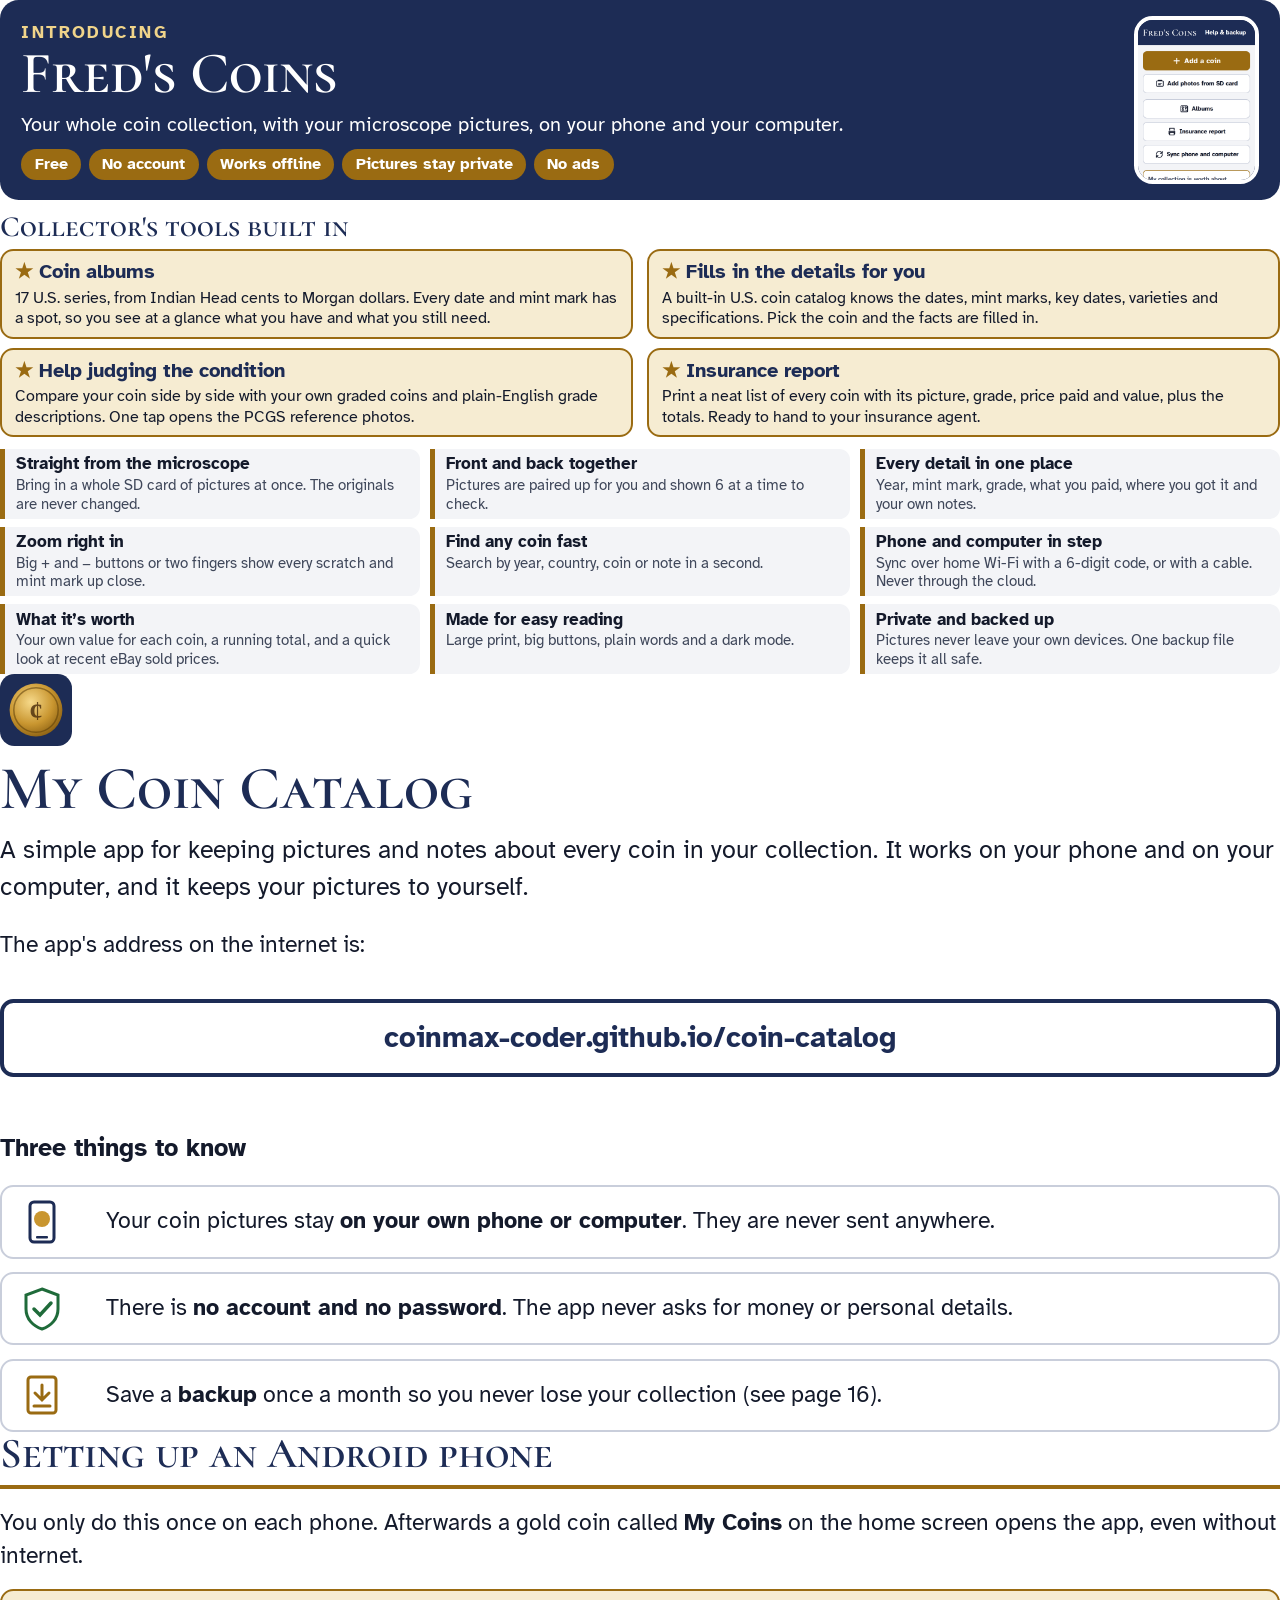
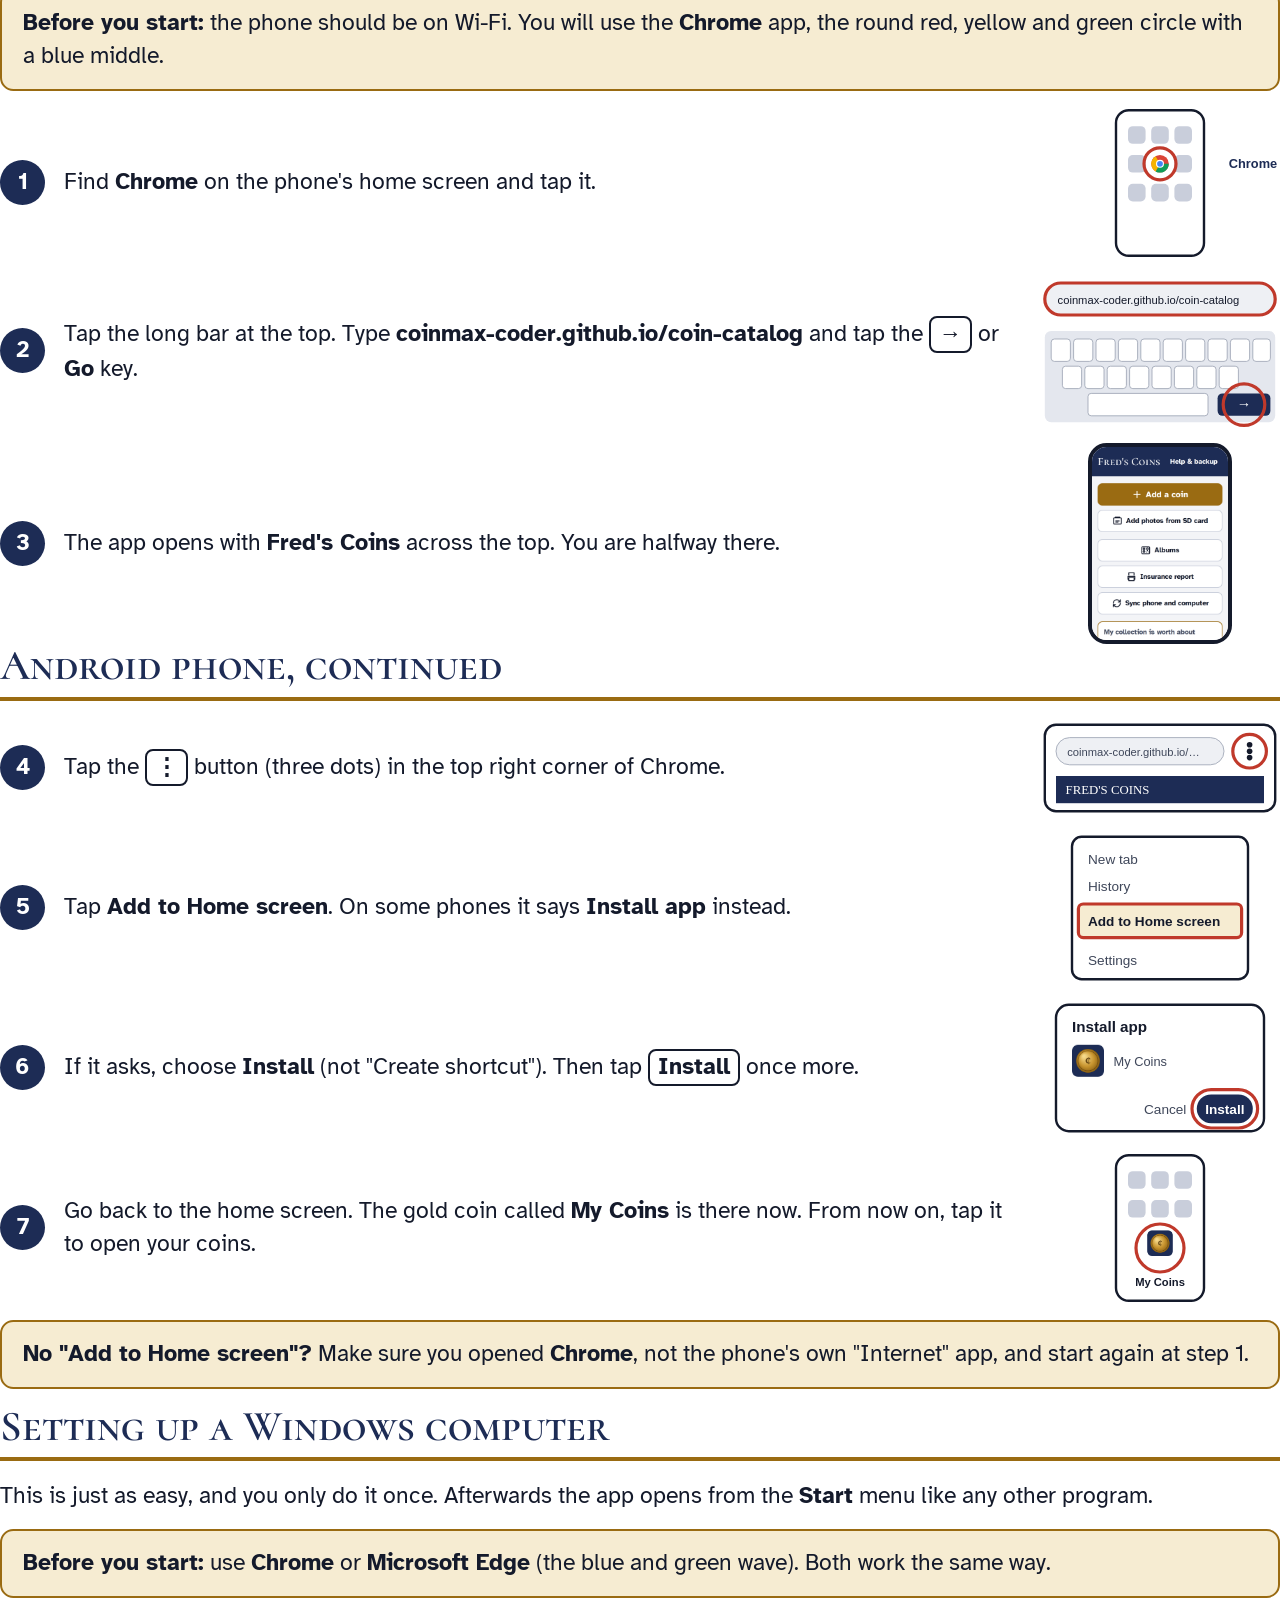
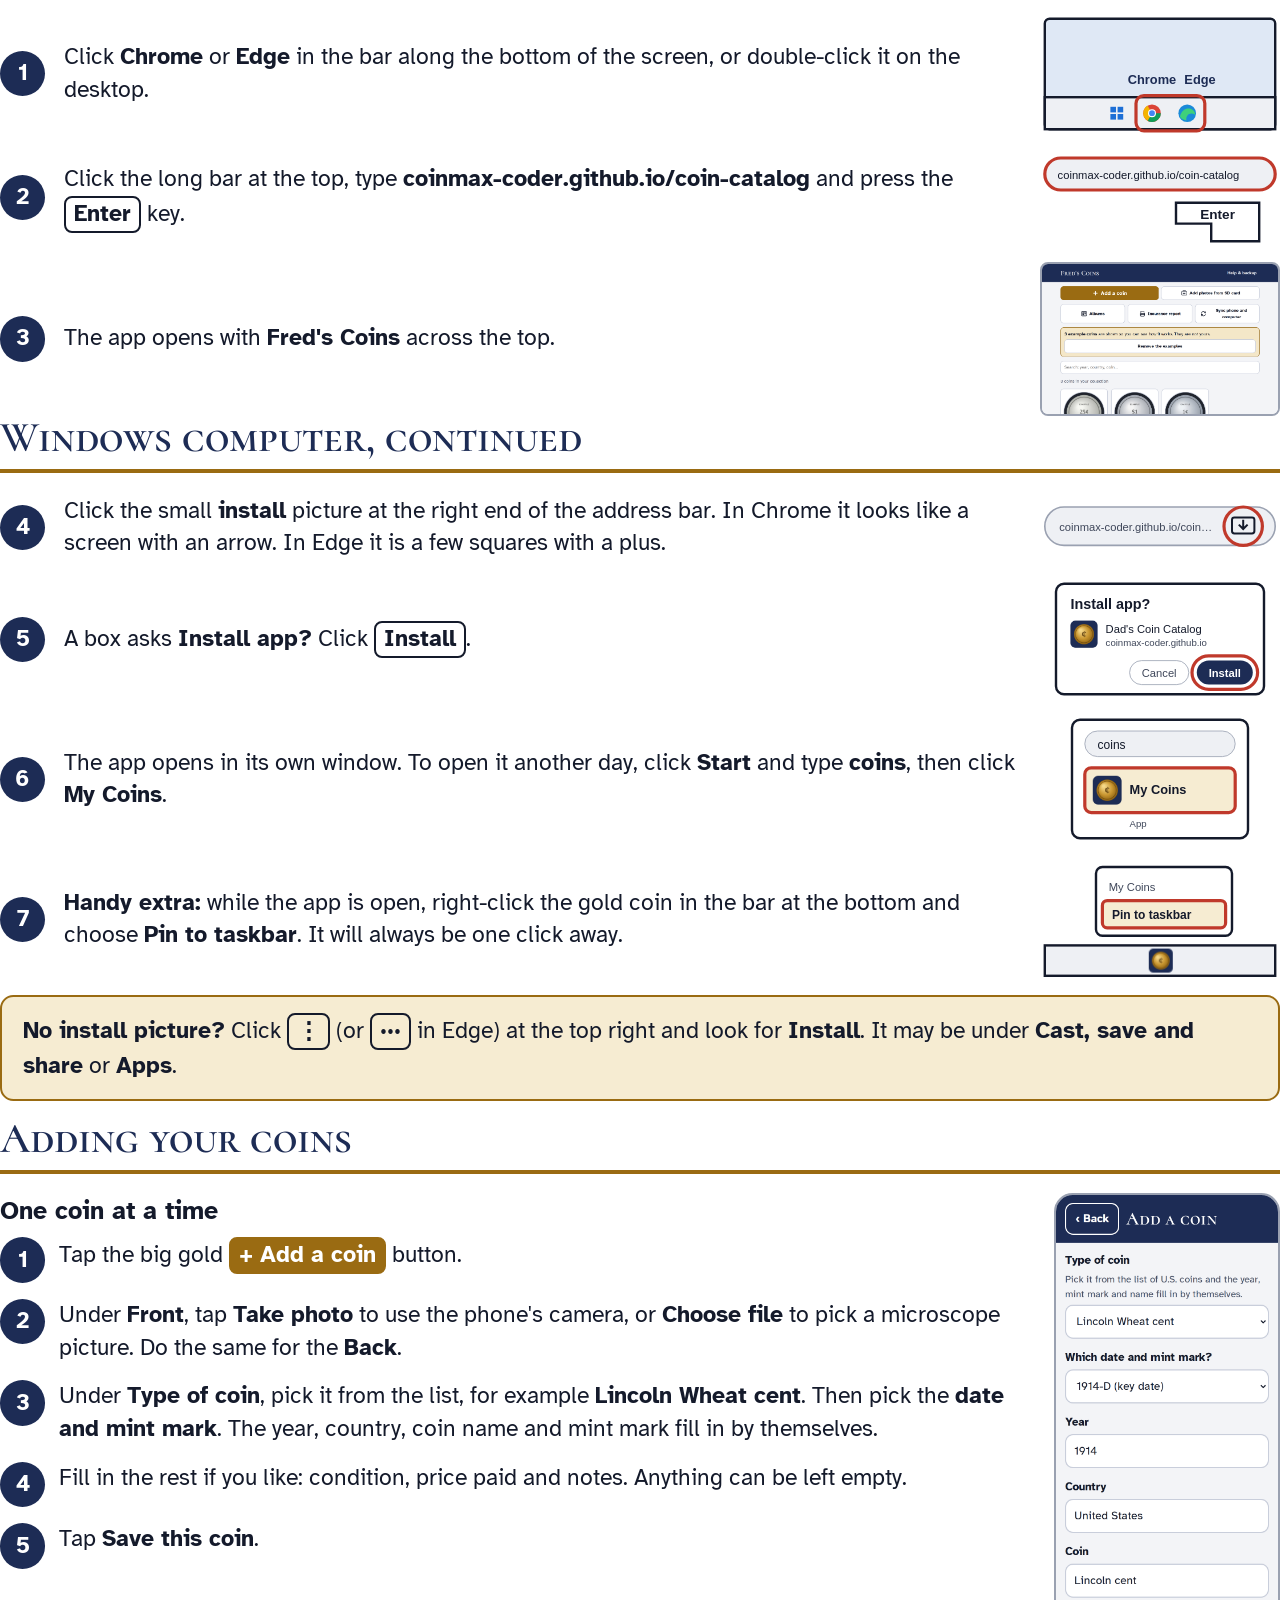
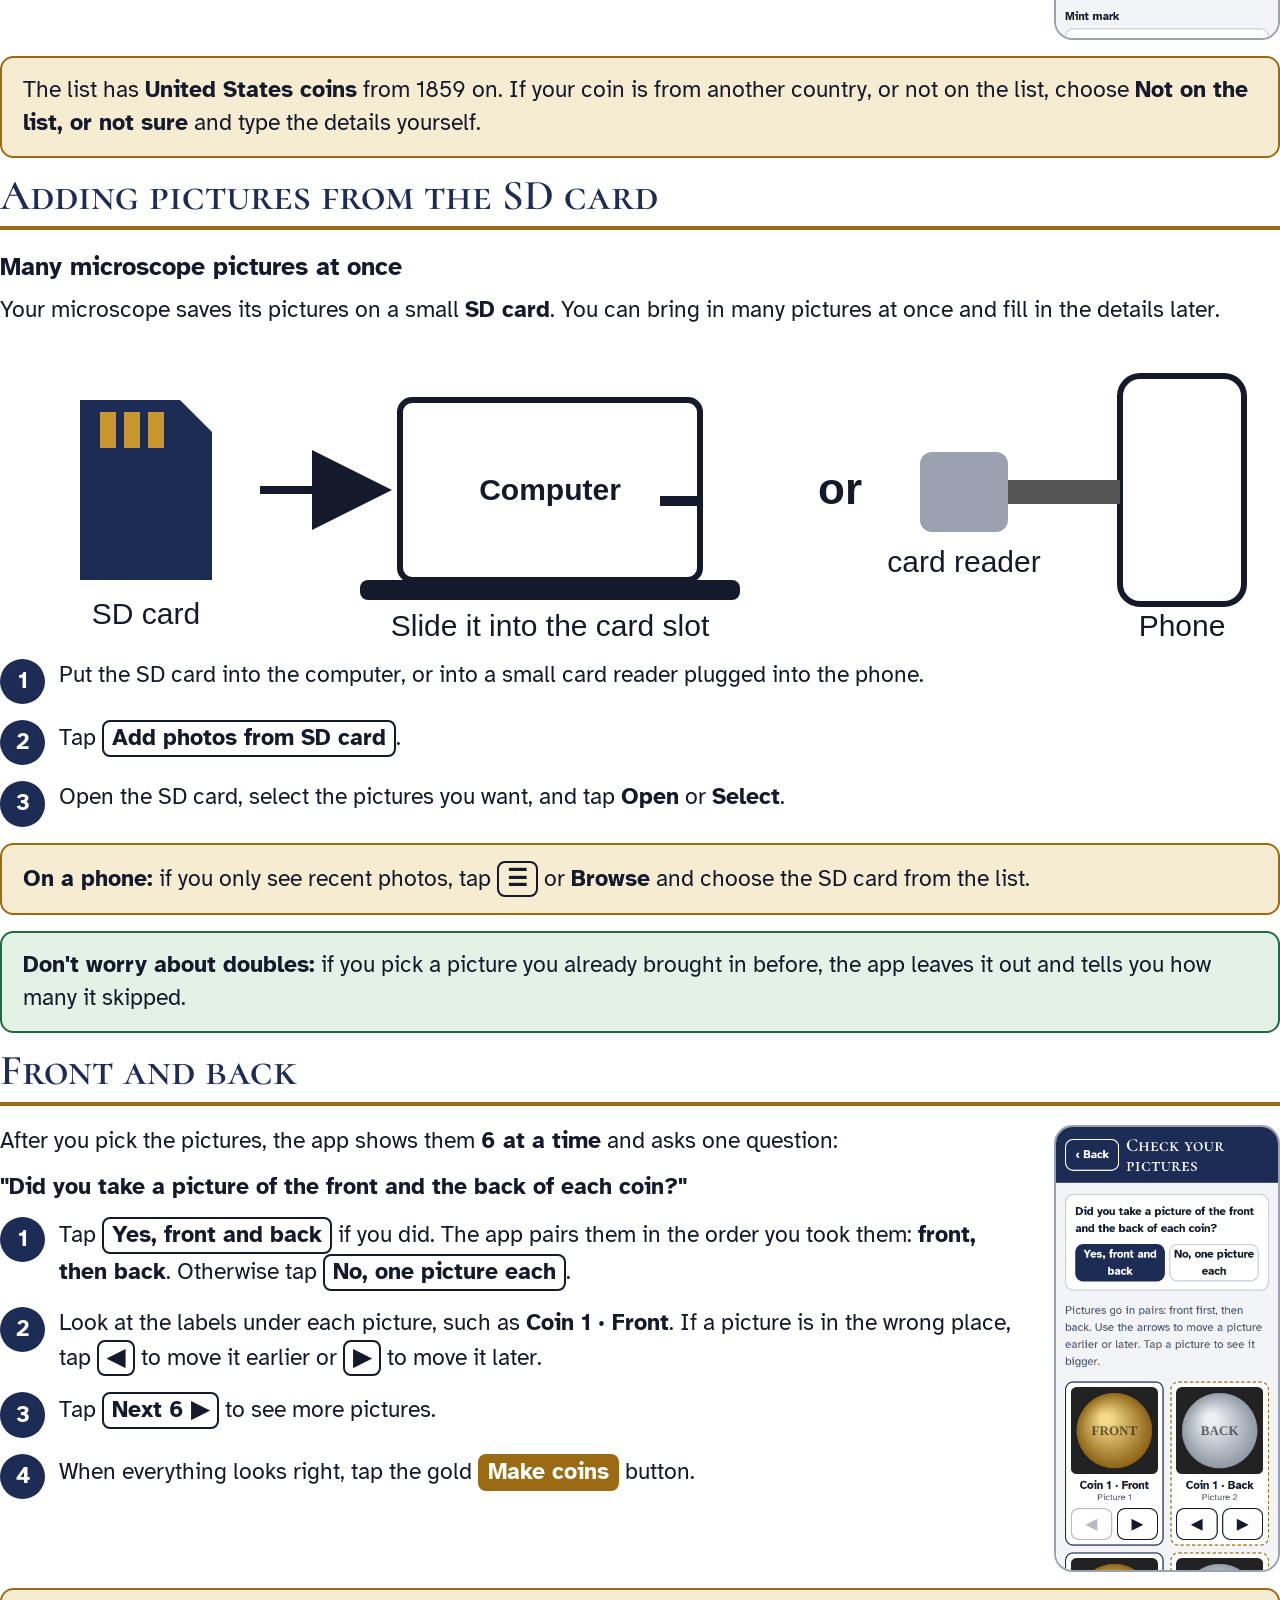
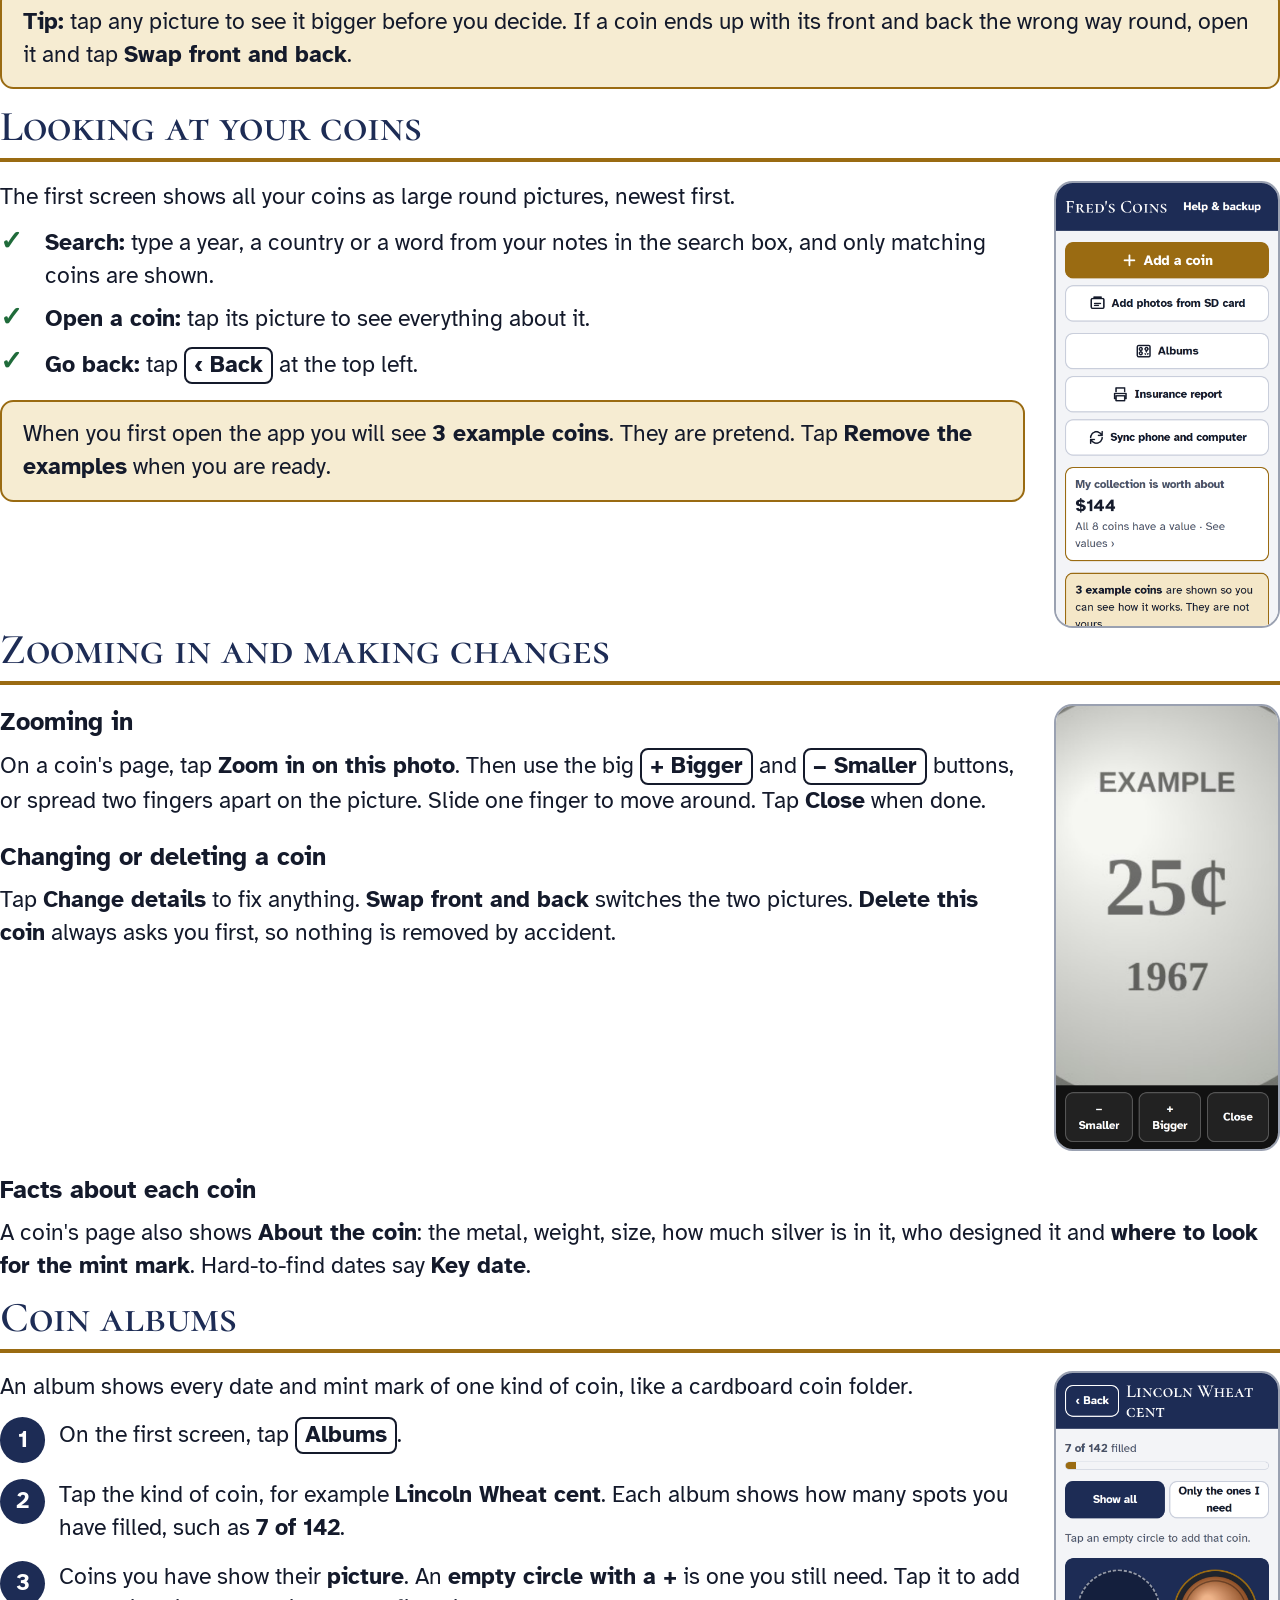
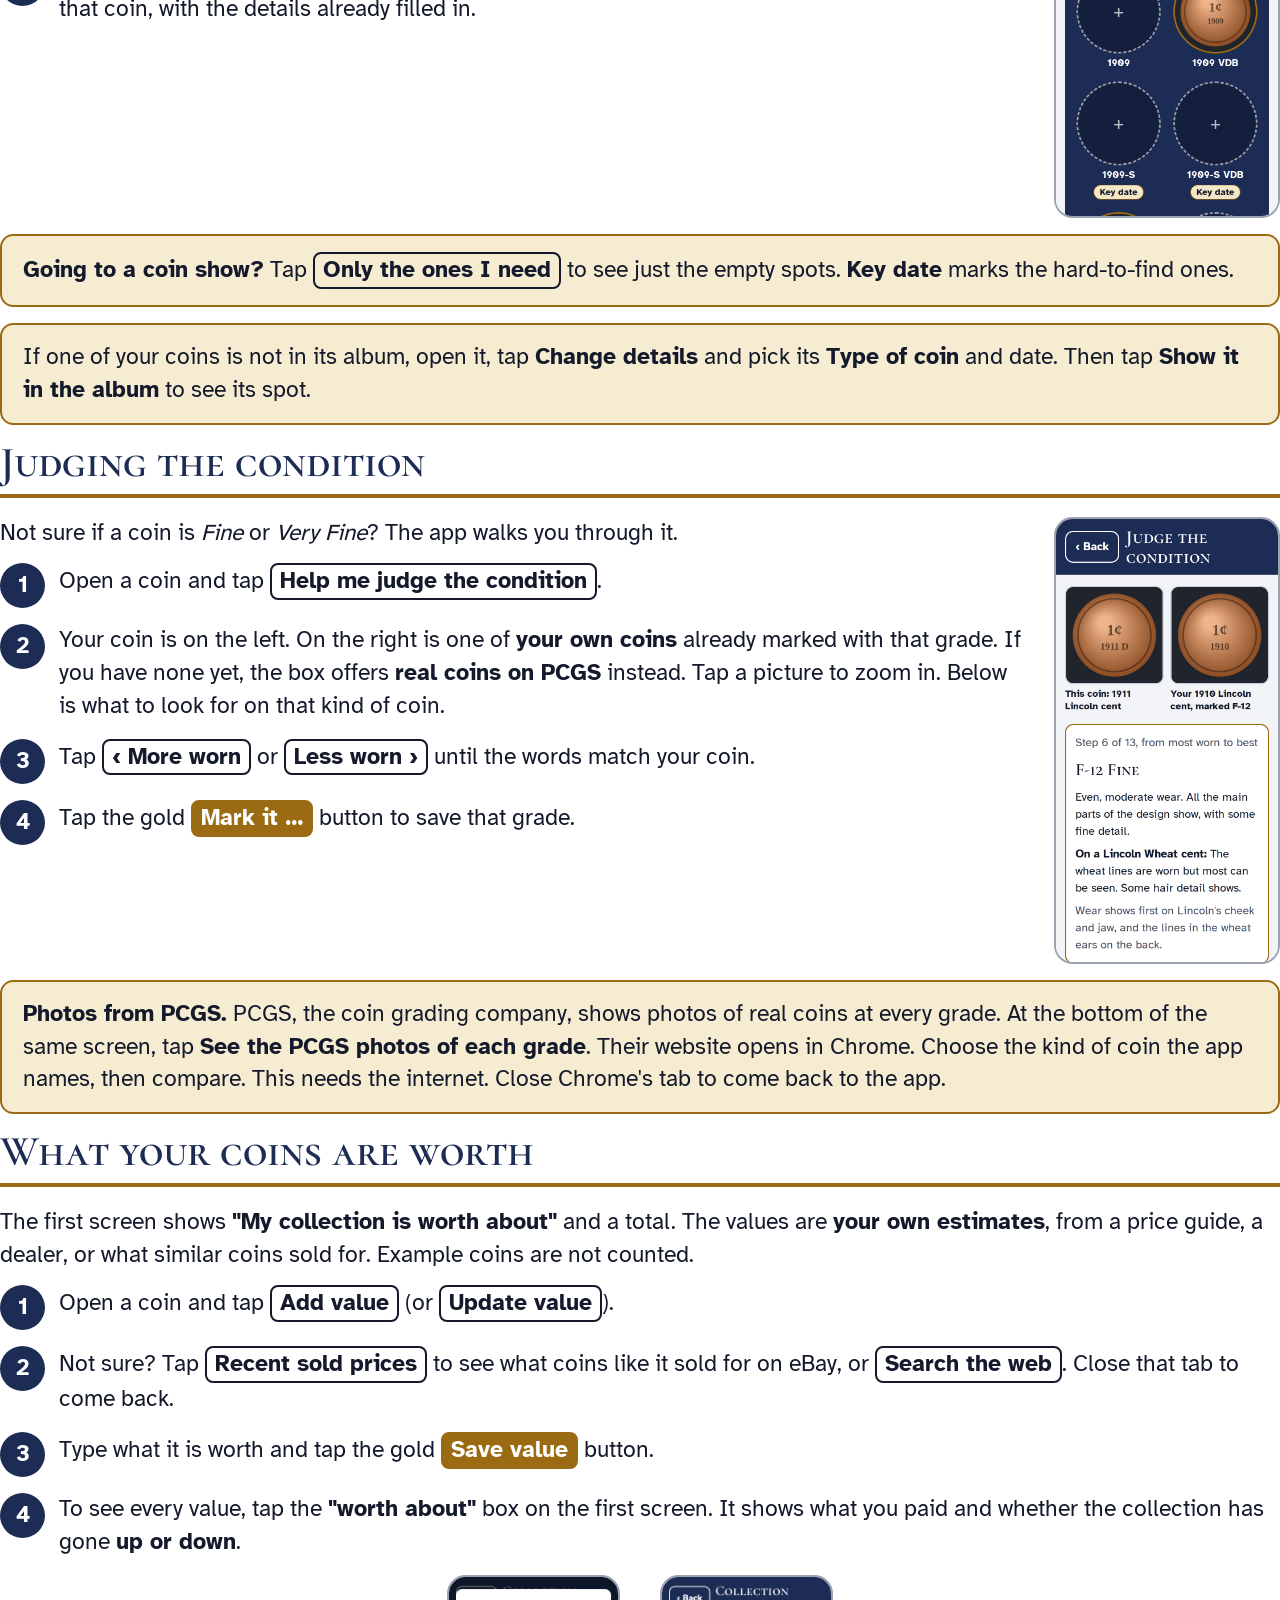
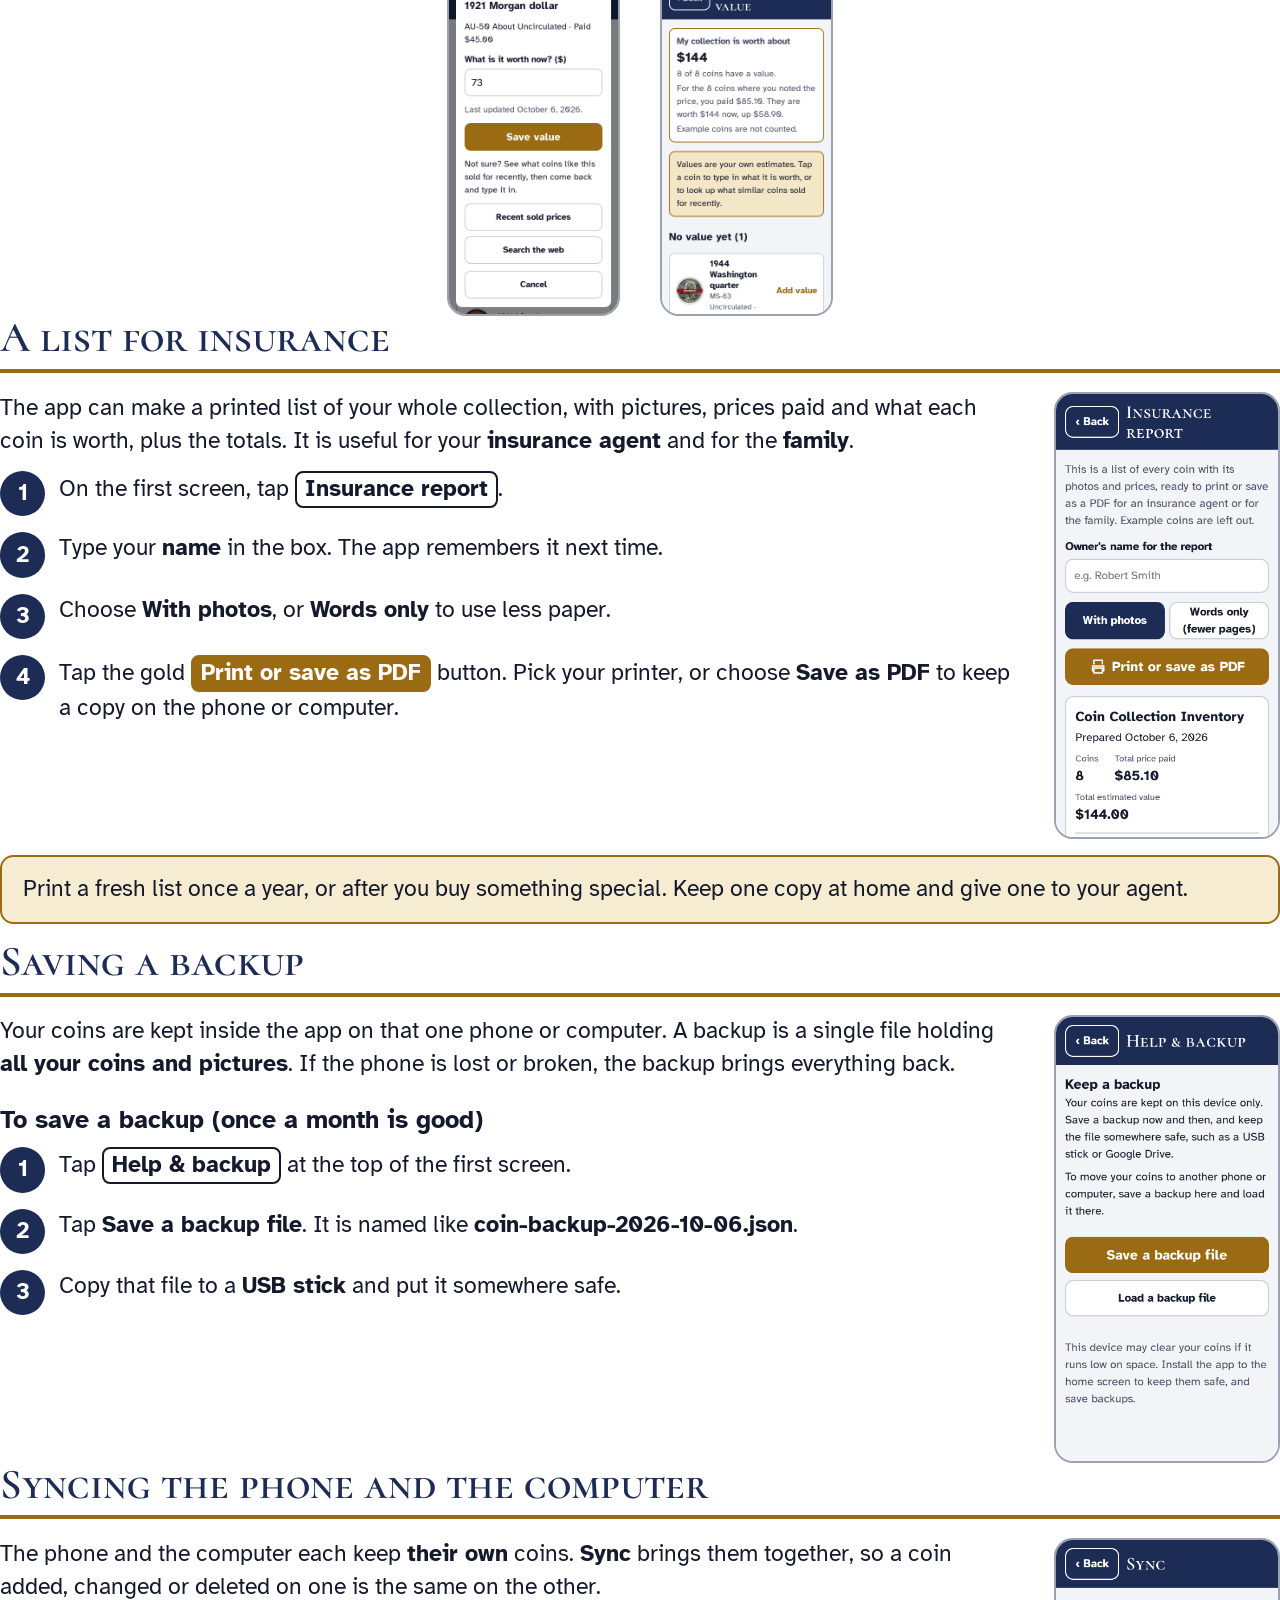
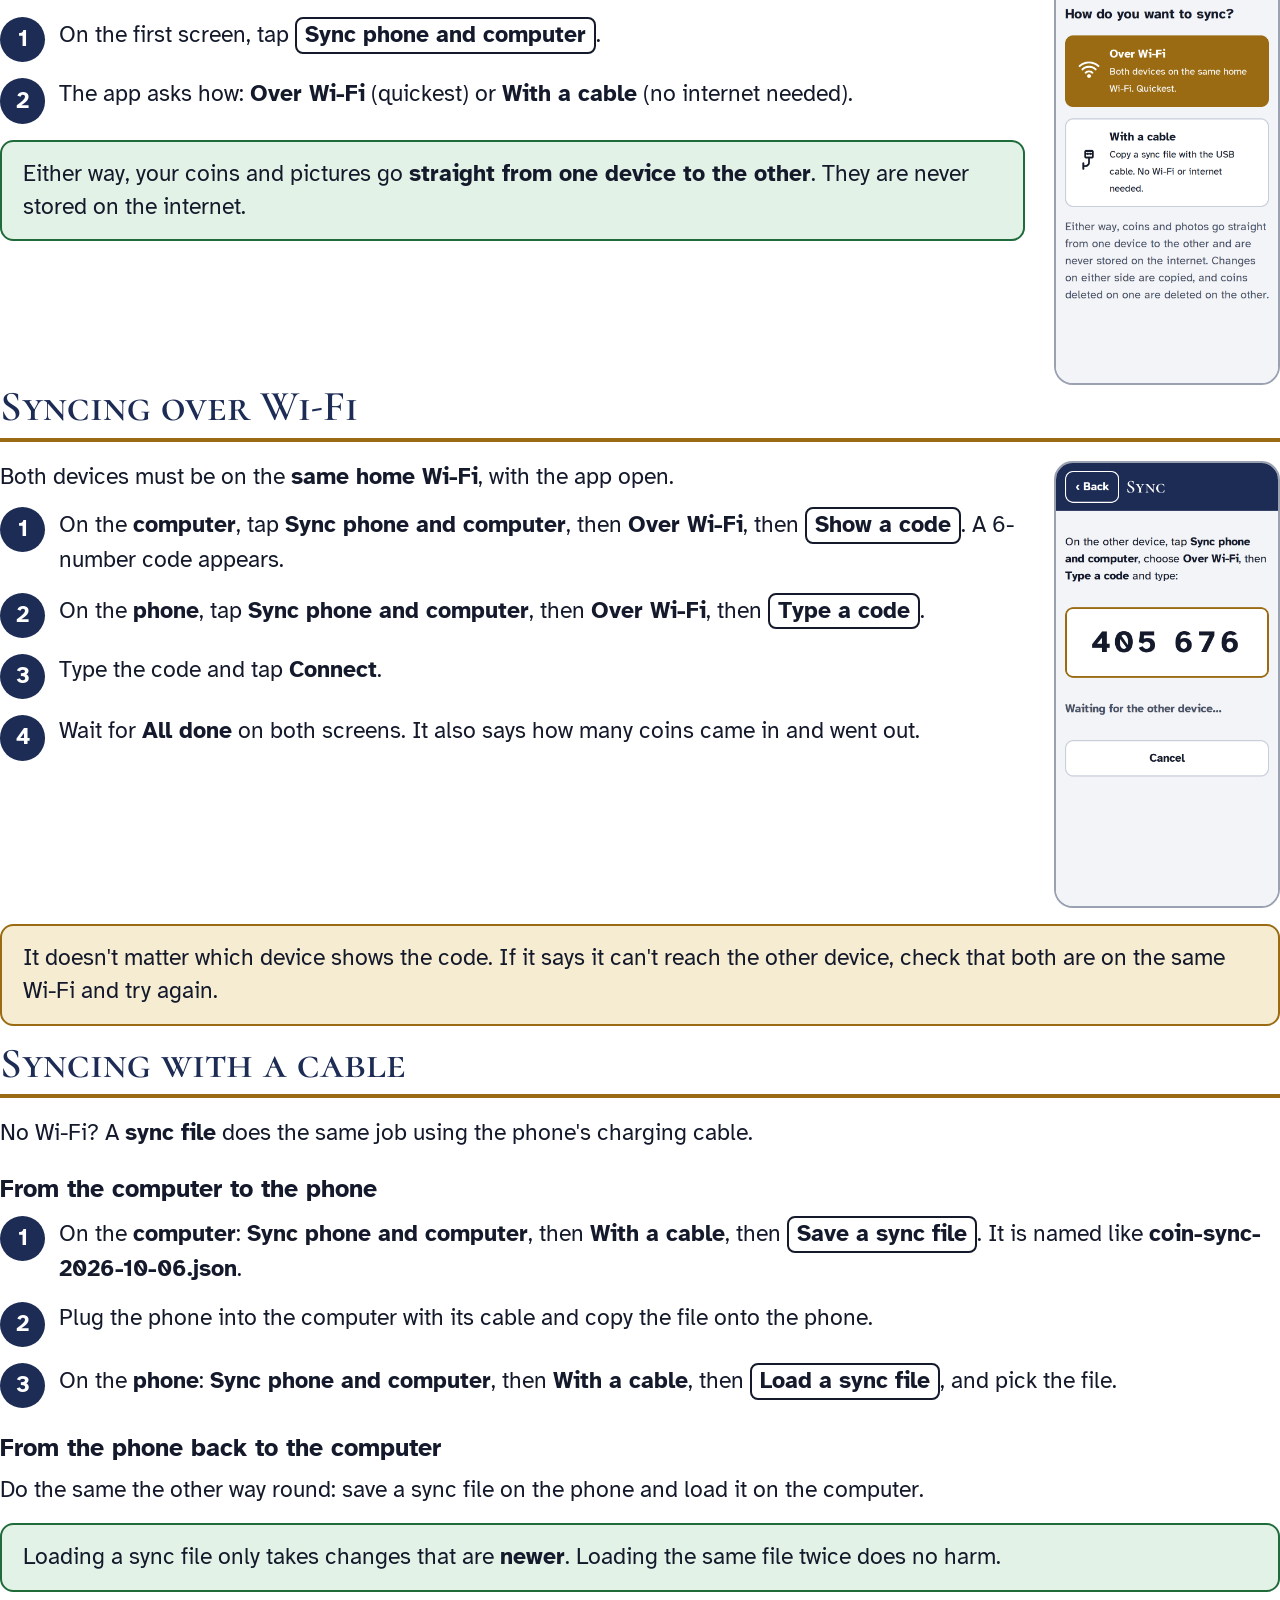
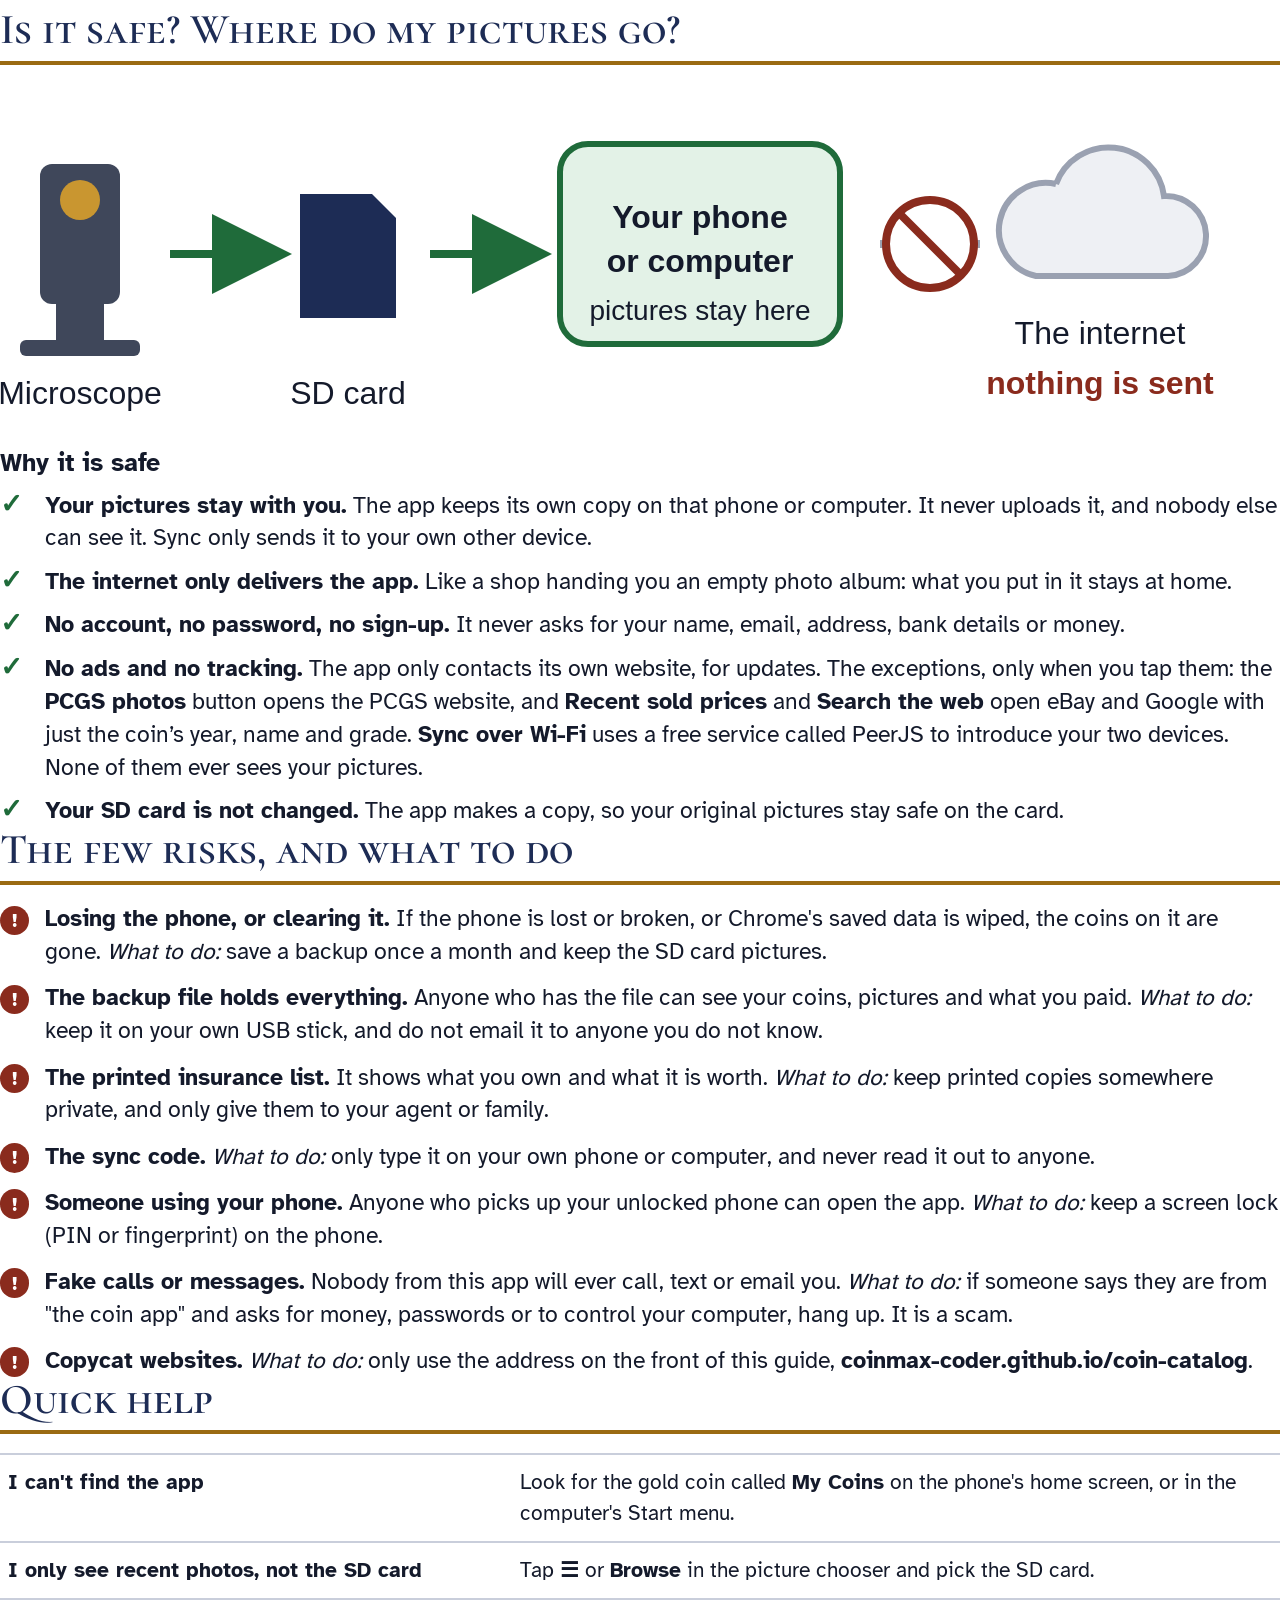
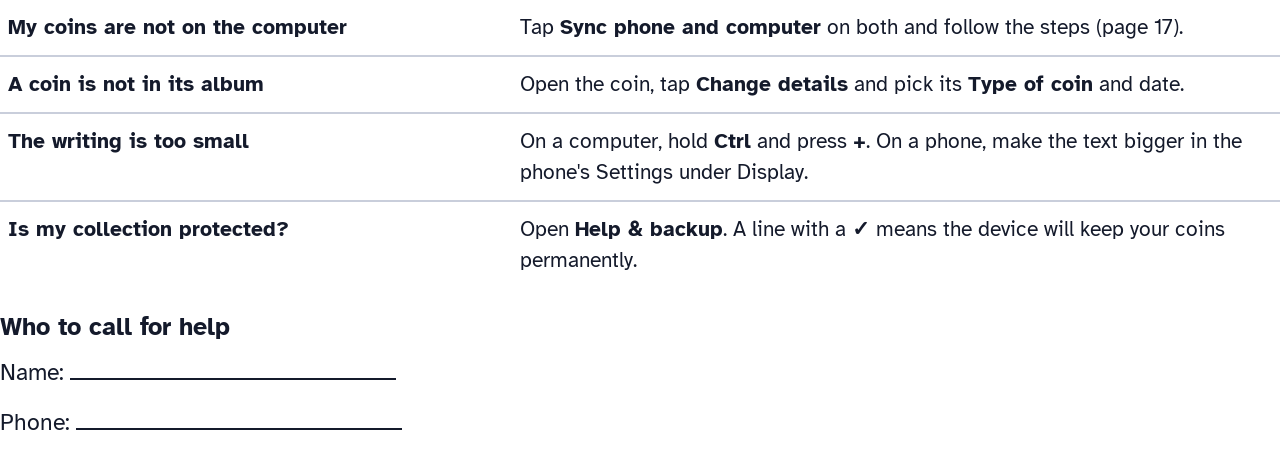
<file: guide/guide.html>
<!doctype html>
<html lang="en">
<head>
<meta charset="utf-8">
<title>My Coin Catalog: A Guide</title>
<style>
@font-face { font-family: "Atkinson Hyperlegible"; font-weight: 400; src: url(../src/fonts/atkinson-400.woff2); }
@font-face { font-family: "Atkinson Hyperlegible"; font-weight: 700; src: url(../src/fonts/atkinson-700.woff2); }
@font-face { font-family: "Cormorant SC"; font-weight: 600; src: url(../src/fonts/cormorant-sc-600.woff2); }
:root { --ink: #141a2b; --muted: #3f475a; --album: #1d2c55; --brass: #9a6b12; --brass-soft: #f6ecd2; --line: #c9cedb; --good: #1f6b3a; --good-soft: #e3f2e7; --warn: #8a2b1d; --warn-soft: #fbe7e2; }
@page { size: letter; margin: 0.6in 0.7in 0.7in; }
* { box-sizing: border-box; }
html { -webkit-print-color-adjust: exact; print-color-adjust: exact; }
body { font-family: "Atkinson Hyperlegible", Arial, sans-serif; font-size: 17pt; line-height: 1.45; color: var(--ink); margin: 0; }
h1, h2 { font-family: "Cormorant SC", Georgia, serif; font-weight: 600; color: var(--album); line-height: 1.05; margin: 0; }
h1 { font-size: 46pt; }
h2 { font-size: 32pt; margin-bottom: 14pt; padding-bottom: 6pt; border-bottom: 3pt solid var(--brass); }
h3 { font-size: 19pt; margin: 16pt 0 6pt; }
p { margin: 0 0 10pt; }
.page { break-after: page; }
.page:last-child { break-after: auto; }
ol.steps { list-style: none; padding: 0; margin: 0; display: grid; gap: 12pt; counter-reset: s; }
ol.steps > li { counter-increment: s; display: grid; grid-template-columns: 34pt 1fr; gap: 10pt; align-items: start; }
ol.steps > li::before { content: counter(s); width: 34pt; height: 34pt; border-radius: 50%; background: var(--album); color: #fff; font-weight: 700; display: grid; place-items: center; font-size: 17pt; }
.btnlike { display: inline-block; border: 2pt solid var(--ink); border-radius: 6pt; padding: 0 6pt; font-weight: 700; white-space: nowrap; }
.btnlike.gold { background: var(--brass); color: #fff; border-color: var(--brass); }
.shot { width: 2.35in; border: 2pt solid #9aa1b1; border-radius: 14pt; display: block; }
.withshot { display: grid; grid-template-columns: 1fr 2.35in; gap: 22pt; align-items: start; }
.box { border-radius: 10pt; padding: 12pt 16pt; margin: 12pt 0; }
.box p:last-child { margin: 0; }
.good { background: var(--good-soft); border: 2pt solid var(--good); }
.warn { background: var(--warn-soft); border: 2pt solid var(--warn); }
.tip { background: var(--brass-soft); border: 2pt solid var(--brass); }
.addr { font-size: 22pt; font-weight: 700; color: var(--album); border: 3pt solid var(--album); border-radius: 10pt; padding: 10pt 14pt; text-align: center; margin: 10pt 0 16pt; word-break: break-all; }
ul.checks { list-style: none; padding: 0; margin: 0; display: grid; gap: 8pt; }
ul.checks li { display: grid; grid-template-columns: 28pt 1fr; gap: 6pt; }
ul.checks li::before { content: "✓"; color: var(--good); font-weight: 700; font-size: 20pt; line-height: 1.1; }
ul.risks { list-style: none; padding: 0; margin: 0; display: grid; gap: 10pt; }
ul.risks li { display: grid; grid-template-columns: 28pt 1fr; gap: 6pt; }
ul.risks li::before { content: "!"; color: #fff; background: var(--warn); border-radius: 50%; width: 22pt; height: 22pt; display: grid; place-items: center; font-weight: 700; font-size: 14pt; margin-top: 2pt; }
.cover { display: grid; gap: 8pt; }
.cover .lede { font-size: 19pt; }
.three { display: grid; gap: 10pt; }
.three div { display: grid; grid-template-columns: 54pt 1fr; gap: 12pt; align-items: center; border: 2pt solid var(--line); border-radius: 10pt; padding: 8pt 12pt; break-inside: avoid; }
.fig { margin: 10pt 0 14pt; }
.fig svg { width: 100%; height: auto; display: block; } .fig { break-inside: avoid; }
.cap { font-size: 13pt; color: var(--muted); margin-top: 4pt; }
.fill { border-bottom: 2pt solid var(--ink); display: inline-block; min-width: 3.4in; height: 20pt; }
table.help { width: 100%; border-collapse: collapse; font-size: 16pt; }
table.help td { border-top: 1.5pt solid var(--line); padding: 9pt 6pt; vertical-align: top; }
table.help td:first-child { font-weight: 700; width: 40%; }
.small { font-size: 13pt; color: var(--muted); }
ol.steps.big > li { grid-template-columns: 34pt 1fr 2.5in; gap: 14pt; align-items: center; break-inside: avoid; }
ol.steps.big > li > svg { width: 2.5in; height: auto; display: block; }
.phoneshot { width: 1.5in; justify-self: center; border: 3pt solid #141a2b; border-radius: 14pt; overflow: hidden; height: 2.1in; }
.phoneshot img { width: 100%; display: block; }
img.pcshot { width: 2.5in; border: 2pt solid #9aa1b1; border-radius: 6pt; display: block; }
.ad { display: grid; gap: 9pt; }
.ad-top { display: grid; grid-template-columns: 1fr 1.3in; gap: 18pt; align-items: center; background: var(--album); color: #fff; border-radius: 14pt; padding: 12pt 16pt; }
.ad-kicker { font-size: 13pt; letter-spacing: .14em; text-transform: uppercase; color: #f0d48a; font-weight: 700; }
.ad-name { font-family: "Cormorant SC", Georgia, serif; font-weight: 600; font-size: 44pt; line-height: 1; margin: 0 0 6pt; }
.ad-lede { font-size: 15pt; line-height: 1.3; margin: 0 0 8pt; }
.ad-pills { display: flex; flex-wrap: wrap; gap: 6pt; }
.ad-pills span { background: var(--brass); color: #fff; font-weight: 700; font-size: 12pt; border-radius: 20pt; padding: 3pt 10pt; }
.ad-phone { border: 3pt solid #fff; border-radius: 14pt; overflow: hidden; height: 1.75in; background: #fff; }
.ad-phone img { width: 100%; display: block; }
.ad-grid { display: grid; grid-template-columns: 1fr 1fr 1fr; gap: 6pt 8pt; }
.ad-grid div { border-left: 4pt solid var(--brass); background: #f3f4f7; border-radius: 0 8pt 8pt 0; padding: 4pt 8pt; font-size: 11.5pt; line-height: 1.22; color: var(--muted); break-inside: avoid; }
.ad-grid b { display: block; font-size: 12.5pt; color: var(--ink); margin-bottom: 1pt; }
.ad-foot { text-align: center; font-weight: 700; font-size: 13pt; color: var(--good); border: 2pt solid var(--good); background: var(--good-soft); border-radius: 10pt; padding: 6pt 10pt; }
.ad-stars-h { font-family: "Cormorant SC", Georgia, serif; font-weight: 600; font-size: 22pt; color: var(--album); line-height: 1; margin-bottom: -3pt; }
.ad-stars { display: grid; grid-template-columns: 1fr 1fr; gap: 7pt 10pt; }
.ad-stars div { background: var(--brass-soft); border: 2pt solid var(--brass); border-radius: 10pt; padding: 6pt 10pt; font-size: 12pt; line-height: 1.28; color: var(--ink); break-inside: avoid; }
.ad-stars b { display: block; font-size: 15pt; color: var(--album); margin-bottom: 2pt; }
.ad-stars b::before { content: "★ "; color: var(--brass); }
.twoshots { display: flex; justify-content: center; gap: 30pt; margin-top: 12pt; }
.twoshots figure { margin: 0; text-align: center; }
.twoshots .shot { width: 1.8in; }
</style>
</head>
<body>

<!-- 0. Advertisement -->
<section class="page ad">
  <div class="ad-top">
    <div>
      <div class="ad-kicker">Introducing</div>
      <div class="ad-name">Fred's Coins</div>
      <p class="ad-lede">Your whole coin collection, with your microscope pictures, on your phone and your computer.</p>
      <div class="ad-pills"><span>Free</span><span>No account</span><span>Works offline</span><span>Pictures stay private</span><span>No ads</span></div>
    </div>
    <div class="ad-phone"><img src="home.png" alt="The Fred's Coins home screen"></div>
  </div>
  <div class="ad-stars-h">Collector's tools built in</div>
  <div class="ad-stars">
    <div><b>Coin albums</b>17 U.S. series, from Indian Head cents to Morgan dollars. Every date and mint mark has a spot, so you see at a glance what you have and what you still need.</div>
    <div><b>Fills in the details for you</b>A built-in U.S. coin catalog knows the dates, mint marks, key dates, varieties and specifications. Pick the coin and the facts are filled in.</div>
    <div><b>Help judging the condition</b>Compare your coin side by side with your own graded coins and plain-English grade descriptions. One tap opens the PCGS reference photos.</div>
    <div><b>Insurance report</b>Print a neat list of every coin with its picture, grade, price paid and value, plus the totals. Ready to hand to your insurance agent.</div>
  </div>
  <div class="ad-grid">
    <div><b>Straight from the microscope</b>Bring in a whole SD card of pictures at once. The originals are never changed.</div>
    <div><b>Front and back together</b>Pictures are paired up for you and shown 6 at a time to check.</div>
    <div><b>Every detail in one place</b>Year, mint mark, grade, what you paid, where you got it and your own notes.</div>
    <div><b>Zoom right in</b>Big + and − buttons or two fingers show every scratch and mint mark up close.</div>
    <div><b>Find any coin fast</b>Search by year, country, coin or note in a second.</div>
    <div><b>Phone and computer in step</b>Sync over home Wi-Fi with a 6-digit code, or with a cable. Never through the cloud.</div>
    <div><b>What it’s worth</b>Your own value for each coin, a running total, and a quick look at recent eBay sold prices.</div>
    <div><b>Made for easy reading</b>Large print, big buttons, plain words and a dark mode.</div>
    <div><b>Private and backed up</b>Pictures never leave your own devices. One backup file keeps it all safe.</div>
  </div>
</section>

<!-- 1. Cover -->
<section class="page cover">
  <svg viewBox="0 0 120 120" width="72" height="72" aria-hidden="true">
    <rect width="120" height="120" rx="24" fill="#1d2c55"/>
    <defs><radialGradient id="g1" cx="40%" cy="35%" r="70%"><stop offset="0" stop-color="#f6d98a"/><stop offset=".6" stop-color="#c99630"/><stop offset="1" stop-color="#8a5f12"/></radialGradient></defs>
    <circle cx="60" cy="60" r="44" fill="url(#g1)"/><circle cx="60" cy="60" r="37" fill="none" stroke="#5a3c08" stroke-opacity=".55" stroke-width="2.5"/>
    <text x="60" y="76" text-anchor="middle" font-family="Georgia, serif" font-weight="bold" font-size="44" fill="#46290a" fill-opacity=".8">¢</text>
  </svg>
  <h1>My Coin Catalog</h1>
  <p class="lede">A simple app for keeping pictures and notes about every coin in your collection. It works on your phone and on your computer, and it keeps your pictures to yourself.</p>
  <p>The app's address on the internet is:</p>
  <div class="addr">coinmax-coder.github.io/coin-catalog</div>
  <h3>Three things to know</h3>
  <div class="three">
    <div><svg viewBox="0 0 48 48" width="48" height="48" aria-hidden="true"><rect x="12" y="4" width="24" height="40" rx="4" fill="none" stroke="#1d2c55" stroke-width="3"/><rect x="18" y="38" width="12" height="2.5" rx="1" fill="#1d2c55"/><circle cx="24" cy="21" r="8" fill="#c99630"/></svg>
      <p style="margin:0">Your coin pictures stay <strong>on your own phone or computer</strong>. They are never sent anywhere.</p></div>
    <div><svg viewBox="0 0 48 48" width="48" height="48" aria-hidden="true"><path d="M24 4 L40 10 V24 C40 34 33 41 24 44 C15 41 8 34 8 24 V10 Z" fill="none" stroke="#1f6b3a" stroke-width="3"/><path d="M16 24 l6 6 l11 -12" fill="none" stroke="#1f6b3a" stroke-width="3.5" stroke-linecap="round"/></svg>
      <p style="margin:0">There is <strong>no account and no password</strong>. The app never asks for money or personal details.</p></div>
    <div><svg viewBox="0 0 48 48" width="48" height="48" aria-hidden="true"><rect x="10" y="6" width="28" height="36" rx="3" fill="none" stroke="#9a6b12" stroke-width="3"/><path d="M24 14 v14 M17 22 l7 7 l7 -7" fill="none" stroke="#9a6b12" stroke-width="3" stroke-linecap="round"/><path d="M16 35 h16" stroke="#9a6b12" stroke-width="3" stroke-linecap="round"/></svg>
      <p style="margin:0">Save a <strong>backup</strong> once a month so you never lose your collection (see page 16).</p></div>
  </div>
</section>

<!-- 2. Setting up: Android -->
<section class="page">
  <h2>Setting up an Android phone</h2>
  <p>You only do this once on each phone. Afterwards a gold coin called <strong>My Coins</strong> on the home screen opens the app, even without internet.</p>
  <div class="box tip"><p><strong>Before you start:</strong> the phone should be on Wi-Fi. You will use the <strong>Chrome</strong> app, the round red, yellow and green circle with a blue middle.</p></div>
  <ol class="steps big">
    <li><span>Find <strong>Chrome</strong> on the phone's home screen and tap it.</span>
      <svg viewBox="0 0 300 190" aria-label="Phone home screen with Chrome circled">
        <rect x="95" y="4" width="110" height="182" rx="16" fill="#fff" stroke="#141a2b" stroke-width="3"/>
        <g fill="#c9cedb"><rect x="110" y="24" width="22" height="22" rx="6"/><rect x="139" y="24" width="22" height="22" rx="6"/><rect x="168" y="24" width="22" height="22" rx="6"/><rect x="110" y="60" width="22" height="22" rx="6"/><rect x="168" y="60" width="22" height="22" rx="6"/><rect x="110" y="96" width="22" height="22" rx="6"/><rect x="139" y="96" width="22" height="22" rx="6"/><rect x="168" y="96" width="22" height="22" rx="6"/></g>
        <g transform="translate(150 71)"><circle r="11" fill="#db4437"/><path d="M0 0 L11 0 A11 11 0 0 1 -5.5 9.5 Z" fill="#0f9d58"/><path d="M0 0 L-5.5 9.5 A11 11 0 0 1 -5.5 -9.5 Z" fill="#f4b400"/><circle r="5" fill="#fff"/><circle r="3.6" fill="#4285f4"/></g>
        <circle cx="150" cy="71" r="20" fill="none" stroke="#c0392b" stroke-width="4"/>
        <text x="236" y="76" font-family="Arial" font-size="16" font-weight="bold" fill="#1d2c55">Chrome</text>
      </svg></li>
    <li><span>Tap the long bar at the top. Type <strong>coinmax-coder.github.io/coin-catalog</strong> and tap the <span class="btnlike">→</span> or <strong>Go</strong> key.</span>
      <svg viewBox="0 0 300 190" aria-label="Address typed in the bar, then the Go key">
        <rect x="6" y="10" width="288" height="40" rx="20" fill="#eef0f4" stroke="#c0392b" stroke-width="4"/>
        <text x="22" y="36" font-family="Arial" font-size="14" fill="#141a2b">coinmax-coder.github.io/coin-catalog</text>
        <rect x="6" y="70" width="288" height="114" rx="8" fill="#e4e7ee"/>
        <g fill="#fff" stroke="#9aa1b1"><rect x="14" y="80" width="24" height="28" rx="4"/><rect x="42" y="80" width="24" height="28" rx="4"/><rect x="70" y="80" width="24" height="28" rx="4"/><rect x="98" y="80" width="24" height="28" rx="4"/><rect x="126" y="80" width="24" height="28" rx="4"/><rect x="154" y="80" width="24" height="28" rx="4"/><rect x="182" y="80" width="24" height="28" rx="4"/><rect x="210" y="80" width="24" height="28" rx="4"/><rect x="238" y="80" width="24" height="28" rx="4"/><rect x="266" y="80" width="22" height="28" rx="4"/><rect x="28" y="114" width="24" height="28" rx="4"/><rect x="56" y="114" width="24" height="28" rx="4"/><rect x="84" y="114" width="24" height="28" rx="4"/><rect x="112" y="114" width="24" height="28" rx="4"/><rect x="140" y="114" width="24" height="28" rx="4"/><rect x="168" y="114" width="24" height="28" rx="4"/><rect x="196" y="114" width="24" height="28" rx="4"/><rect x="224" y="114" width="24" height="28" rx="4"/><rect x="60" y="148" width="150" height="28" rx="4"/></g>
        <rect x="222" y="148" width="66" height="28" rx="6" fill="#1d2c55"/><text x="255" y="168" text-anchor="middle" font-family="Arial" font-size="18" font-weight="bold" fill="#fff">→</text>
        <circle cx="255" cy="162" r="26" fill="none" stroke="#c0392b" stroke-width="4"/>
      </svg></li>
    <li><span>The app opens with <strong>Fred's Coins</strong> across the top. You are halfway there.</span>
      <div class="phoneshot"><img src="home.png" alt="Fred's Coins home screen"></div></li>
  </ol>
</section>
<section class="page">
  <h2>Android phone, continued</h2>
  <ol class="steps big" start="4" style="counter-reset: s 3">
    <li><span>Tap the <span class="btnlike">⋮</span> button (three dots) in the top right corner of Chrome.</span>
      <svg viewBox="0 0 300 120" aria-label="Three dots in the top right corner">
        <rect x="6" y="6" width="288" height="108" rx="14" fill="#fff" stroke="#141a2b" stroke-width="3"/>
        <rect x="20" y="22" width="210" height="34" rx="17" fill="#eef0f4" stroke="#9aa1b1"/>
        <text x="34" y="45" font-family="Arial" font-size="14" fill="#3f475a">coinmax-coder.github.io/…</text>
        <circle cx="262" cy="31" r="3.5" fill="#141a2b"/><circle cx="262" cy="39" r="3.5" fill="#141a2b"/><circle cx="262" cy="47" r="3.5" fill="#141a2b"/>
        <circle cx="262" cy="39" r="21" fill="none" stroke="#c0392b" stroke-width="4"/>
        <rect x="20" y="70" width="260" height="34" fill="#1d2c55"/><text x="32" y="93" font-family="Georgia" font-size="16" fill="#fff">FRED'S COINS</text>
      </svg></li>
    <li><span>Tap <strong>Add to Home screen</strong>. On some phones it says <strong>Install app</strong> instead.</span>
      <svg viewBox="0 0 300 190" aria-label="Chrome menu with Add to Home screen">
        <rect x="40" y="6" width="220" height="178" rx="12" fill="#fff" stroke="#141a2b" stroke-width="3"/>
        <g font-family="Arial" font-size="17" fill="#3f475a"><text x="60" y="40">New tab</text><text x="60" y="74">History</text><text x="60" y="166">Settings</text></g>
        <rect x="48" y="90" width="204" height="42" rx="6" fill="#f6ecd2" stroke="#c0392b" stroke-width="4"/>
        <text x="60" y="117" font-family="Arial" font-size="17" font-weight="bold" fill="#141a2b">Add to Home screen</text>
      </svg></li>
    <li><span>If it asks, choose <strong>Install</strong> (not "Create shortcut"). Then tap <span class="btnlike">Install</span> once more.</span>
      <svg viewBox="0 0 300 170" aria-label="Install box with the Install button circled">
        <rect x="20" y="6" width="260" height="158" rx="16" fill="#fff" stroke="#141a2b" stroke-width="3"/>
        <text x="40" y="40" font-family="Arial" font-size="19" font-weight="bold" fill="#141a2b">Install app</text>
        <image href="../src/icon-192.png" x="40" y="56" width="40" height="40"/>
        <text x="92" y="82" font-family="Arial" font-size="16" fill="#3f475a">My Coins</text>
        <text x="130" y="142" font-family="Arial" font-size="17" fill="#3f475a">Cancel</text>
        <rect x="196" y="118" width="70" height="36" rx="18" fill="#1d2c55"/><text x="231" y="142" text-anchor="middle" font-family="Arial" font-size="17" font-weight="bold" fill="#fff">Install</text>
        <rect x="190" y="112" width="82" height="48" rx="24" fill="none" stroke="#c0392b" stroke-width="4"/>
      </svg></li>
    <li><span>Go back to the home screen. The gold coin called <strong>My Coins</strong> is there now. From now on, tap it to open your coins.</span>
      <svg viewBox="0 0 300 190" aria-label="The My Coins app on the home screen">
        <rect x="95" y="4" width="110" height="182" rx="16" fill="#fff" stroke="#141a2b" stroke-width="3"/>
        <g fill="#c9cedb"><rect x="110" y="24" width="22" height="22" rx="6"/><rect x="139" y="24" width="22" height="22" rx="6"/><rect x="168" y="24" width="22" height="22" rx="6"/><rect x="110" y="60" width="22" height="22" rx="6"/><rect x="139" y="60" width="22" height="22" rx="6"/><rect x="168" y="60" width="22" height="22" rx="6"/></g>
        <image href="../src/icon-192.png" x="134" y="98" width="32" height="32"/>
        <text x="150" y="168" text-anchor="middle" font-family="Arial" font-size="14" font-weight="bold" fill="#141a2b">My Coins</text>
        <circle cx="150" cy="120" r="30" fill="none" stroke="#c0392b" stroke-width="4"/>
      </svg></li>
  </ol>
  <div class="box tip"><p><strong>No "Add to Home screen"?</strong> Make sure you opened <strong>Chrome</strong>, not the phone's own "Internet" app, and start again at step 1.</p></div>
</section>

<!-- 3. Setting up: Windows -->
<section class="page">
  <h2>Setting up a Windows computer</h2>
  <p>This is just as easy, and you only do it once. Afterwards the app opens from the <strong>Start</strong> menu like any other program.</p>
  <div class="box tip"><p><strong>Before you start:</strong> use <strong>Chrome</strong> or <strong>Microsoft Edge</strong> (the blue and green wave). Both work the same way.</p></div>
  <ol class="steps big">
    <li><span>Click <strong>Chrome</strong> or <strong>Edge</strong> in the bar along the bottom of the screen, or double-click it on the desktop.</span>
      <svg viewBox="0 0 300 150" aria-label="Taskbar with Chrome and Edge">
        <rect x="6" y="6" width="288" height="138" rx="6" fill="#dfe8f5" stroke="#141a2b" stroke-width="3"/>
        <rect x="6" y="104" width="288" height="40" fill="#eef0f4" stroke="#141a2b" stroke-width="3"/>
        <g transform="translate(96 124)"><rect x="-8" y="-8" width="7" height="7" fill="#1d6fd6"/><rect x="1" y="-8" width="7" height="7" fill="#1d6fd6"/><rect x="-8" y="1" width="7" height="7" fill="#1d6fd6"/><rect x="1" y="1" width="7" height="7" fill="#1d6fd6"/></g>
        <g transform="translate(140 124)"><circle r="11" fill="#db4437"/><path d="M0 0 L11 0 A11 11 0 0 1 -5.5 9.5 Z" fill="#0f9d58"/><path d="M0 0 L-5.5 9.5 A11 11 0 0 1 -5.5 -9.5 Z" fill="#f4b400"/><circle r="5" fill="#fff"/><circle r="3.6" fill="#4285f4"/></g>
        <g transform="translate(184 124)"><circle r="11" fill="#1b8ad8"/><path d="M-9 4 C-6 -10 10 -8 10 2 C4 -2 -2 2 -1 9 C-5 8 -8 7 -9 4 Z" fill="#3fd17a"/></g>
        <rect x="120" y="102" width="86" height="44" rx="10" fill="none" stroke="#c0392b" stroke-width="4"/>
        <g font-family="Arial" font-size="16" font-weight="bold" fill="#1d2c55" text-anchor="middle"><text x="140" y="88">Chrome</text><text x="200" y="88">Edge</text></g>
      </svg></li>
    <li><span>Click the long bar at the top, type <strong>coinmax-coder.github.io/coin-catalog</strong> and press the <span class="btnlike">Enter</span> key.</span>
      <svg viewBox="0 0 300 120" aria-label="Address typed in the bar, then the Enter key">
        <rect x="6" y="10" width="288" height="40" rx="20" fill="#eef0f4" stroke="#c0392b" stroke-width="4"/>
        <text x="22" y="36" font-family="Arial" font-size="14" fill="#141a2b">coinmax-coder.github.io/coin-catalog</text>
        <path d="M170 66 h104 v48 h-60 v-22 h-44 z" fill="#fff" stroke="#141a2b" stroke-width="3"/>
        <text x="222" y="86" text-anchor="middle" font-family="Arial" font-size="17" font-weight="bold" fill="#141a2b">Enter</text>
      </svg></li>
    <li><span>The app opens with <strong>Fred's Coins</strong> across the top.</span>
      <img class="pcshot" src="pc-home.png" alt="Fred's Coins on a computer"></li>
  </ol>
</section>
<section class="page">
  <h2>Windows computer, continued</h2>
  <ol class="steps big" start="4" style="counter-reset: s 3">
    <li><span>Click the small <strong>install</strong> picture at the right end of the address bar. In Chrome it looks like a screen with an arrow. In Edge it is a few squares with a plus.</span>
      <svg viewBox="0 0 300 90" aria-label="Install picture at the end of the address bar">
        <rect x="6" y="20" width="288" height="48" rx="24" fill="#eef0f4" stroke="#9aa1b1" stroke-width="2"/>
        <text x="24" y="50" font-family="Arial" font-size="14" fill="#3f475a">coinmax-coder.github.io/coin…</text>
        <rect x="240" y="33" width="28" height="20" rx="3" fill="none" stroke="#141a2b" stroke-width="2.5"/><path d="M254 36 v11 M248.5 42 l5.5 5.5 l5.5 -5.5" fill="none" stroke="#141a2b" stroke-width="2.5"/>
        <circle cx="254" cy="44" r="24" fill="none" stroke="#c0392b" stroke-width="4"/>
      </svg></li>
    <li><span>A box asks <strong>Install app?</strong> Click <span class="btnlike">Install</span>.</span>
      <svg viewBox="0 0 300 150" aria-label="Install box with the Install button circled">
        <rect x="20" y="6" width="260" height="138" rx="10" fill="#fff" stroke="#141a2b" stroke-width="3"/>
        <text x="38" y="38" font-family="Arial" font-size="18" font-weight="bold" fill="#141a2b">Install app?</text>
        <image href="../src/icon-192.png" x="38" y="52" width="34" height="34"/>
        <text x="82" y="68" font-family="Arial" font-size="14" fill="#141a2b">Dad's Coin Catalog</text>
        <text x="82" y="84" font-family="Arial" font-size="12" fill="#3f475a">coinmax-coder.github.io</text>
        <rect x="112" y="102" width="74" height="30" rx="15" fill="#fff" stroke="#9aa1b1"/><text x="149" y="122" text-anchor="middle" font-family="Arial" font-size="14" fill="#3f475a">Cancel</text>
        <rect x="196" y="102" width="70" height="30" rx="15" fill="#1d2c55"/><text x="231" y="122" text-anchor="middle" font-family="Arial" font-size="14" font-weight="bold" fill="#fff">Install</text>
        <rect x="190" y="96" width="82" height="42" rx="21" fill="none" stroke="#c0392b" stroke-width="4"/>
      </svg></li>
    <li><span>The app opens in its own window. To open it another day, click <strong>Start</strong> and type <strong>coins</strong>, then click <strong>My Coins</strong>.</span>
      <svg viewBox="0 0 300 160" aria-label="Start menu search showing My Coins">
        <rect x="40" y="6" width="220" height="148" rx="10" fill="#fff" stroke="#141a2b" stroke-width="3"/>
        <rect x="56" y="20" width="188" height="32" rx="16" fill="#eef0f4" stroke="#9aa1b1"/><text x="72" y="42" font-family="Arial" font-size="15" fill="#141a2b">coins</text>
        <rect x="56" y="66" width="188" height="56" rx="8" fill="#f6ecd2" stroke="#c0392b" stroke-width="4"/>
        <image href="../src/icon-192.png" x="66" y="76" width="36" height="36"/>
        <text x="112" y="99" font-family="Arial" font-size="16" font-weight="bold" fill="#141a2b">My Coins</text>
        <text x="112" y="140" font-family="Arial" font-size="12" fill="#3f475a">App</text>
      </svg></li>
    <li><span><strong>Handy extra:</strong> while the app is open, right-click the gold coin in the bar at the bottom and choose <strong>Pin to taskbar</strong>. It will always be one click away.</span>
      <svg viewBox="0 0 300 150" aria-label="Right-click the coin and choose Pin to taskbar">
        <rect x="70" y="10" width="170" height="86" rx="8" fill="#fff" stroke="#141a2b" stroke-width="3"/>
        <text x="86" y="40" font-family="Arial" font-size="14" fill="#3f475a">My Coins</text>
        <rect x="78" y="52" width="154" height="34" rx="6" fill="#f6ecd2" stroke="#c0392b" stroke-width="4"/>
        <text x="90" y="75" font-family="Arial" font-size="15" font-weight="bold" fill="#141a2b">Pin to taskbar</text>
        <rect x="6" y="108" width="288" height="38" fill="#eef0f4" stroke="#141a2b" stroke-width="3"/>
        <image href="../src/icon-192.png" x="136" y="112" width="30" height="30"/>
      </svg></li>
  </ol>
  <div class="box tip"><p><strong>No install picture?</strong> Click <span class="btnlike">⋮</span> (or <span class="btnlike">···</span> in Edge) at the top right and look for <strong>Install</strong>. It may be under <strong>Cast, save and share</strong> or <strong>Apps</strong>.</p></div>
</section>

<!-- 3. Adding coins -->
<section class="page">
  <h2>Adding your coins</h2>
  <div class="withshot">
    <div>
      <h3 style="margin-top:0">One coin at a time</h3>
      <ol class="steps">
        <li><span>Tap the big gold <span class="btnlike gold">+ Add a coin</span> button.</span></li>
        <li><span>Under <strong>Front</strong>, tap <strong>Take photo</strong> to use the phone's camera, or <strong>Choose file</strong> to pick a microscope picture. Do the same for the <strong>Back</strong>.</span></li>
        <li><span>Under <strong>Type of coin</strong>, pick it from the list, for example <strong>Lincoln Wheat cent</strong>. Then pick the <strong>date and mint mark</strong>. The year, country, coin name and mint mark fill in by themselves.</span></li>
        <li><span>Fill in the rest if you like: condition, price paid and notes. Anything can be left empty.</span></li>
        <li><span>Tap <strong>Save this coin</strong>.</span></li>
      </ol>
    </div>
    <img class="shot" src="add.png" alt="The Add a coin screen with Type of coin and date picked">
  </div>
  <div class="box tip"><p>The list has <strong>United States coins</strong> from 1859 on. If your coin is from another country, or not on the list, choose <strong>Not on the list, or not sure</strong> and type the details yourself.</p></div>
</section>
<section class="page">
  <h2>Adding pictures from the SD card</h2>
  <h3 style="margin-top:0">Many microscope pictures at once</h3>
  <p>Your microscope saves its pictures on a small <strong>SD card</strong>. You can bring in many pictures at once and fill in the details later.</p>
  <div class="fig">
    <svg viewBox="0 0 640 150" aria-label="SD card goes into the computer, or into a card reader plugged into the phone">
      <defs><marker id="ar" markerWidth="10" markerHeight="10" refX="6" refY="5" orient="auto"><path d="M0 0 L10 5 L0 10 z" fill="#141a2b"/></marker></defs>
      <g font-family="Arial" font-size="15" fill="#141a2b" text-anchor="middle">
        <path d="M40 30 h50 l16 16 v74 h-66 z" fill="#1d2c55"/><rect x="50" y="36" width="8" height="18" fill="#c99630"/><rect x="62" y="36" width="8" height="18" fill="#c99630"/><rect x="74" y="36" width="8" height="18" fill="#c99630"/>
        <text x="73" y="142">SD card</text>
        <path d="M130 75 h50" stroke="#141a2b" stroke-width="4" marker-end="url(#ar)"/>
        <rect x="200" y="30" width="150" height="90" rx="6" fill="#fff" stroke="#141a2b" stroke-width="3"/><rect x="180" y="120" width="190" height="10" rx="4" fill="#141a2b"/>
        <rect x="330" y="78" width="20" height="5" fill="#141a2b"/>
        <text x="275" y="80" font-weight="bold">Computer</text>
        <text x="275" y="148">Slide it into the card slot</text>
        <text x="420" y="82" font-size="22" font-weight="bold">or</text>
        <rect x="460" y="56" width="44" height="40" rx="6" fill="#9aa1b1"/><path d="M504 70 h24 v12 h-24" fill="#555"/>
        <rect x="560" y="18" width="62" height="114" rx="10" fill="#fff" stroke="#141a2b" stroke-width="3"/><rect x="528" y="70" width="32" height="12" fill="#555"/>
        <text x="482" y="116">card reader</text><text x="591" y="148">Phone</text>
      </g>
    </svg>
  </div>
  <ol class="steps">
    <li><span>Put the SD card into the computer, or into a small card reader plugged into the phone.</span></li>
    <li><span>Tap <span class="btnlike">Add photos from SD card</span>.</span></li>
    <li><span>Open the SD card, select the pictures you want, and tap <strong>Open</strong> or <strong>Select</strong>.</span></li>
  </ol>
  <div class="box tip"><p><strong>On a phone:</strong> if you only see recent photos, tap <span class="btnlike">☰</span> or <strong>Browse</strong> and choose the SD card from the list.</p></div>
  <div class="box good"><p><strong>Don't worry about doubles:</strong> if you pick a picture you already brought in before, the app leaves it out and tells you how many it skipped.</p></div>
</section>

<section class="page">
  <h2>Front and back</h2>
  <div class="withshot">
    <div>
      <p>After you pick the pictures, the app shows them <strong>6 at a time</strong> and asks one question:</p>
      <p><strong>"Did you take a picture of the front and the back of each coin?"</strong></p>
      <ol class="steps">
        <li><span>Tap <span class="btnlike">Yes, front and back</span> if you did. The app pairs them in the order you took them: <strong>front, then back</strong>. Otherwise tap <span class="btnlike">No, one picture each</span>.</span></li>
        <li><span>Look at the labels under each picture, such as <strong>Coin 1 · Front</strong>. If a picture is in the wrong place, tap <span class="btnlike">◀</span> to move it earlier or <span class="btnlike">▶</span> to move it later.</span></li>
        <li><span>Tap <span class="btnlike">Next 6 ▶</span> to see more pictures.</span></li>
        <li><span>When everything looks right, tap the gold <span class="btnlike gold">Make coins</span> button.</span></li>
      </ol>
    </div>
    <img class="shot" src="review.png" alt="The Check your pictures screen with front and back labels and arrows">
  </div>
  <div class="box tip"><p><strong>Tip:</strong> tap any picture to see it bigger before you decide. If a coin ends up with its front and back the wrong way round, open it and tap <strong>Swap front and back</strong>.</p></div>
</section>

<!-- 4. Looking at coins -->
<section class="page">
  <h2>Looking at your coins</h2>
  <div class="withshot">
    <div>
      <p>The first screen shows all your coins as large round pictures, newest first.</p>
      <ul class="checks">
        <li><span><strong>Search:</strong> type a year, a country or a word from your notes in the search box, and only matching coins are shown.</span></li>
        <li><span><strong>Open a coin:</strong> tap its picture to see everything about it.</span></li>
        <li><span><strong>Go back:</strong> tap <span class="btnlike">‹ Back</span> at the top left.</span></li>
      </ul>
      <div class="box tip"><p>When you first open the app you will see <strong>3 example coins</strong>. They are pretend. Tap <strong>Remove the examples</strong> when you are ready.</p></div>
    </div>
    <img class="shot" src="home.png" alt="The list of coins">
  </div>
</section>
<section class="page">
  <h2>Zooming in and making changes</h2>
  <div class="withshot">
    <div>
      <h3 style="margin-top:0">Zooming in</h3>
      <p>On a coin's page, tap <strong>Zoom in on this photo</strong>. Then use the big <span class="btnlike">+ Bigger</span> and <span class="btnlike">− Smaller</span> buttons, or spread two fingers apart on the picture. Slide one finger to move around. Tap <strong>Close</strong> when done.</p>
      <h3>Changing or deleting a coin</h3>
      <p>Tap <strong>Change details</strong> to fix anything. <strong>Swap front and back</strong> switches the two pictures. <strong>Delete this coin</strong> always asks you first, so nothing is removed by accident.</p>
    </div>
    <img class="shot" src="zoom.png" alt="Zoomed coin picture with Bigger and Smaller buttons">
  </div>
  <h3>Facts about each coin</h3>
  <p>A coin's page also shows <strong>About the coin</strong>: the metal, weight, size, how much silver is in it, who designed it and <strong>where to look for the mint mark</strong>. Hard-to-find dates say <strong>Key date</strong>.</p>
</section>

<!-- Albums -->
<section class="page">
  <h2>Coin albums</h2>
  <div class="withshot">
    <div>
      <p>An album shows every date and mint mark of one kind of coin, like a cardboard coin folder.</p>
      <ol class="steps">
        <li><span>On the first screen, tap <span class="btnlike">Albums</span>.</span></li>
        <li><span>Tap the kind of coin, for example <strong>Lincoln Wheat cent</strong>. Each album shows how many spots you have filled, such as <strong>7 of 142</strong>.</span></li>
        <li><span>Coins you have show their <strong>picture</strong>. An <strong>empty circle with a +</strong> is one you still need. Tap it to add that coin, with the details already filled in.</span></li>
      </ol>
    </div>
    <img class="shot" src="album.png" alt="The Lincoln Wheat cent album with some coins filled in">
  </div>
  <div class="box tip"><p><strong>Going to a coin show?</strong> Tap <span class="btnlike">Only the ones I need</span> to see just the empty spots. <strong>Key date</strong> marks the hard-to-find ones.</p></div>
  <div class="box tip"><p>If one of your coins is not in its album, open it, tap <strong>Change details</strong> and pick its <strong>Type of coin</strong> and date. Then tap <strong>Show it in the album</strong> to see its spot.</p></div>
</section>

<!-- Judging condition -->
<section class="page">
  <h2>Judging the condition</h2>
  <div class="withshot">
    <div>
      <p>Not sure if a coin is <em>Fine</em> or <em>Very Fine</em>? The app walks you through it.</p>
      <ol class="steps">
        <li><span>Open a coin and tap <span class="btnlike">Help me judge the condition</span>.</span></li>
        <li><span>Your coin is on the left. On the right is one of <strong>your own coins</strong> already marked with that grade. If you have none yet, the box offers <strong>real coins on PCGS</strong> instead. Tap a picture to zoom in. Below is what to look for on that kind of coin.</span></li>
        <li><span>Tap <span class="btnlike">‹ More worn</span> or <span class="btnlike">Less worn ›</span> until the words match your coin.</span></li>
        <li><span>Tap the gold <span class="btnlike gold">Mark it …</span> button to save that grade.</span></li>
      </ol>
    </div>
    <img class="shot" src="grade.png" alt="Judge the condition screen with two coins side by side">
  </div>
  <div class="box tip"><p><strong>Photos from PCGS.</strong> PCGS, the coin grading company, shows photos of real coins at every grade. At the bottom of the same screen, tap <strong>See the PCGS photos of each grade</strong>. Their website opens in Chrome. Choose the kind of coin the app names, then compare. This needs the internet. Close Chrome's tab to come back to the app.</p></div>
</section>

<!-- Value tracker -->
<section class="page">
  <h2>What your coins are worth</h2>
  <p>The first screen shows <strong>"My collection is worth about"</strong> and a total. The values are <strong>your own estimates</strong>, from a price guide, a dealer, or what similar coins sold for. Example coins are not counted.</p>
  <ol class="steps">
    <li><span>Open a coin and tap <span class="btnlike">Add value</span> (or <span class="btnlike">Update value</span>).</span></li>
    <li><span>Not sure? Tap <span class="btnlike">Recent sold prices</span> to see what coins like it sold for on eBay, or <span class="btnlike">Search the web</span>. Close that tab to come back.</span></li>
    <li><span>Type what it is worth and tap the gold <span class="btnlike gold">Save value</span> button.</span></li>
    <li><span>To see every value, tap the <strong>"worth about"</strong> box on the first screen. It shows what you paid and whether the collection has gone <strong>up or down</strong>.</span></li>
  </ol>
  <div class="twoshots">
    <figure><img class="shot" src="value-sheet.png" alt="Typing in what a coin is worth"></figure>
    <figure><img class="shot" src="values.png" alt="The Collection value screen"></figure>
  </div>
</section>

<!-- Insurance report -->
<section class="page">
  <h2>A list for insurance</h2>
  <div class="withshot">
    <div>
      <p>The app can make a printed list of your whole collection, with pictures, prices paid and what each coin is worth, plus the totals. It is useful for your <strong>insurance agent</strong> and for the <strong>family</strong>.</p>
      <ol class="steps">
        <li><span>On the first screen, tap <span class="btnlike">Insurance report</span>.</span></li>
        <li><span>Type your <strong>name</strong> in the box. The app remembers it next time.</span></li>
        <li><span>Choose <strong>With photos</strong>, or <strong>Words only</strong> to use less paper.</span></li>
        <li><span>Tap the gold <span class="btnlike gold">Print or save as PDF</span> button. Pick your printer, or choose <strong>Save as PDF</strong> to keep a copy on the phone or computer.</span></li>
      </ol>
    </div>
    <img class="shot" src="report.png" alt="The Insurance report screen">
  </div>
  <div class="box tip"><p>Print a fresh list once a year, or after you buy something special. Keep one copy at home and give one to your agent.</p></div>
</section>

<!-- 5. Backups -->
<section class="page">
  <h2>Saving a backup</h2>
  <div class="withshot">
    <div>
      <p>Your coins are kept inside the app on that one phone or computer. A backup is a single file holding <strong>all your coins and pictures</strong>. If the phone is lost or broken, the backup brings everything back.</p>
      <h3>To save a backup (once a month is good)</h3>
      <ol class="steps">
        <li><span>Tap <span class="btnlike">Help &amp; backup</span> at the top of the first screen.</span></li>
        <li><span>Tap <strong>Save a backup file</strong>. It is named like <strong>coin-backup-2026-10-06.json</strong>.</span></li>
        <li><span>Copy that file to a <strong>USB stick</strong> and put it somewhere safe.</span></li>
      </ol>
    </div>
    <img class="shot" src="help.png" alt="The Help and backup screen">
  </div>
</section>
<section class="page">
  <h2>Syncing the phone and the computer</h2>
  <div class="withshot">
    <div>
      <p>The phone and the computer each keep <strong>their own</strong> coins. <strong>Sync</strong> brings them together, so a coin added, changed or deleted on one is the same on the other.</p>
      <ol class="steps">
        <li><span>On the first screen, tap <span class="btnlike">Sync phone and computer</span>.</span></li>
        <li><span>The app asks how: <strong>Over Wi-Fi</strong> (quickest) or <strong>With a cable</strong> (no internet needed).</span></li>
      </ol>
      <div class="box good"><p>Either way, your coins and pictures go <strong>straight from one device to the other</strong>. They are never stored on the internet.</p></div>
    </div>
    <img class="shot" src="sync.png" alt="The Sync screen asking Over Wi-Fi or With a cable">
  </div>
</section>
<section class="page">
  <h2>Syncing over Wi-Fi</h2>
  <div class="withshot">
    <div>
      <p>Both devices must be on the <strong>same home Wi-Fi</strong>, with the app open.</p>
      <ol class="steps">
        <li><span>On the <strong>computer</strong>, tap <strong>Sync phone and computer</strong>, then <strong>Over Wi-Fi</strong>, then <span class="btnlike">Show a code</span>. A 6-number code appears.</span></li>
        <li><span>On the <strong>phone</strong>, tap <strong>Sync phone and computer</strong>, then <strong>Over Wi-Fi</strong>, then <span class="btnlike">Type a code</span>.</span></li>
        <li><span>Type the code and tap <strong>Connect</strong>.</span></li>
        <li><span>Wait for <strong>All done</strong> on both screens. It also says how many coins came in and went out.</span></li>
      </ol>
    </div>
    <img class="shot" src="sync-code.png" alt="The computer showing a 6-number sync code">
  </div>
  <div class="box tip"><p>It doesn't matter which device shows the code. If it says it can't reach the other device, check that both are on the same Wi-Fi and try again.</p></div>
</section>
<section class="page">
  <h2>Syncing with a cable</h2>
  <p>No Wi-Fi? A <strong>sync file</strong> does the same job using the phone's charging cable.</p>
  <h3>From the computer to the phone</h3>
  <ol class="steps">
    <li><span>On the <strong>computer</strong>: <strong>Sync phone and computer</strong>, then <strong>With a cable</strong>, then <span class="btnlike">Save a sync file</span>. It is named like <strong>coin-sync-2026-10-06.json</strong>.</span></li>
    <li><span>Plug the phone into the computer with its cable and copy the file onto the phone.</span></li>
    <li><span>On the <strong>phone</strong>: <strong>Sync phone and computer</strong>, then <strong>With a cable</strong>, then <span class="btnlike">Load a sync file</span>, and pick the file.</span></li>
  </ol>
  <h3>From the phone back to the computer</h3>
  <p>Do the same the other way round: save a sync file on the phone and load it on the computer.</p>
  <div class="box good"><p>Loading a sync file only takes changes that are <strong>newer</strong>. Loading the same file twice does no harm.</p></div>
</section>

<!-- 6. Safety -->
<section class="page">
  <h2>Is it safe? Where do my pictures go?</h2>
  <div class="fig">
    <svg viewBox="0 0 640 170" aria-label="Pictures go from the microscope to the SD card to your own device. Nothing goes to the internet.">
      <defs><marker id="ar2" markerWidth="10" markerHeight="10" refX="6" refY="5" orient="auto"><path d="M0 0 L10 5 L0 10 z" fill="#1f6b3a"/></marker></defs>
      <g font-family="Arial" font-size="16" text-anchor="middle" fill="#141a2b">
        <rect x="20" y="40" width="40" height="70" rx="6" fill="#3f475a"/><rect x="28" y="110" width="24" height="18" fill="#3f475a"/><rect x="10" y="128" width="60" height="8" rx="3" fill="#3f475a"/><circle cx="40" cy="58" r="10" fill="#c99630"/>
        <text x="40" y="160">Microscope</text>
        <path d="M85 85 h45" stroke="#1f6b3a" stroke-width="4" marker-end="url(#ar2)"/>
        <path d="M150 55 h36 l12 12 v50 h-48 z" fill="#1d2c55"/><text x="174" y="160">SD card</text>
        <path d="M215 85 h45" stroke="#1f6b3a" stroke-width="4" marker-end="url(#ar2)"/>
        <rect x="280" y="30" width="140" height="100" rx="14" fill="#e3f2e7" stroke="#1f6b3a" stroke-width="3"/>
        <text x="350" y="72" font-weight="bold">Your phone</text><text x="350" y="94" font-weight="bold">or computer</text><text x="350" y="118" font-size="14">pictures stay here</text>
        <path d="M528 50 a28 28 0 0 1 54 6 a20 20 0 0 1 2 40 h-66 a22 22 0 0 1 10 -46" fill="#eef0f4" stroke="#9aa1b1" stroke-width="3"/>
        <text x="550" y="130">The internet</text>
        <path d="M440 80 h50" stroke="#9aa1b1" stroke-width="4" stroke-dasharray="6 6"/>
        <circle cx="465" cy="80" r="22" fill="#fff" stroke="#8a2b1d" stroke-width="4"/><path d="M450 65 l30 30" stroke="#8a2b1d" stroke-width="4"/>
        <text x="550" y="155" fill="#8a2b1d" font-weight="bold">nothing is sent</text>
      </g>
    </svg>
  </div>
  <h3>Why it is safe</h3>
  <ul class="checks">
    <li><span><strong>Your pictures stay with you.</strong> The app keeps its own copy on that phone or computer. It never uploads it, and nobody else can see it. Sync only sends it to your own other device.</span></li>
    <li><span><strong>The internet only delivers the app.</strong> Like a shop handing you an empty photo album: what you put in it stays at home.</span></li>
    <li><span><strong>No account, no password, no sign-up.</strong> It never asks for your name, email, address, bank details or money.</span></li>
    <li><span><strong>No ads and no tracking.</strong> The app only contacts its own website, for updates. The exceptions, only when you tap them: the <strong>PCGS photos</strong> button opens the PCGS website, and <strong>Recent sold prices</strong> and <strong>Search the web</strong> open eBay and Google with just the coin’s year, name and grade. <strong>Sync over Wi-Fi</strong> uses a free service called PeerJS to introduce your two devices. None of them ever sees your pictures.</span></li>
    <li><span><strong>Your SD card is not changed.</strong> The app makes a copy, so your original pictures stay safe on the card.</span></li>
  </ul>
</section>

<section class="page">
  <h2>The few risks, and what to do</h2>
  <ul class="risks">
    <li><span><strong>Losing the phone, or clearing it.</strong> If the phone is lost or broken, or Chrome's saved data is wiped, the coins on it are gone. <em>What to do:</em> save a backup once a month and keep the SD card pictures.</span></li>
    <li><span><strong>The backup file holds everything.</strong> Anyone who has the file can see your coins, pictures and what you paid. <em>What to do:</em> keep it on your own USB stick, and do not email it to anyone you do not know.</span></li>
    <li><span><strong>The printed insurance list.</strong> It shows what you own and what it is worth. <em>What to do:</em> keep printed copies somewhere private, and only give them to your agent or family.</span></li>
    <li><span><strong>The sync code.</strong> <em>What to do:</em> only type it on your own phone or computer, and never read it out to anyone.</span></li>
    <li><span><strong>Someone using your phone.</strong> Anyone who picks up your unlocked phone can open the app. <em>What to do:</em> keep a screen lock (PIN or fingerprint) on the phone.</span></li>
    <li><span><strong>Fake calls or messages.</strong> Nobody from this app will ever call, text or email you. <em>What to do:</em> if someone says they are from "the coin app" and asks for money, passwords or to control your computer, hang up. It is a scam.</span></li>
    <li><span><strong>Copycat websites.</strong> <em>What to do:</em> only use the address on the front of this guide, <strong>coinmax-coder.github.io/coin-catalog</strong>.</span></li>
  </ul>
</section>

<!-- 7. Quick help -->
<section class="page">
  <h2>Quick help</h2>
  <table class="help">
    <tr><td>I can't find the app</td><td>Look for the gold coin called <strong>My Coins</strong> on the phone's home screen, or in the computer's Start menu.</td></tr>
    <tr><td>I only see recent photos, not the SD card</td><td>Tap <strong>☰</strong> or <strong>Browse</strong> in the picture chooser and pick the SD card.</td></tr>
    <tr><td>My coins are not on the computer</td><td>Tap <strong>Sync phone and computer</strong> on both and follow the steps (page 17).</td></tr>
    <tr><td>A coin is not in its album</td><td>Open the coin, tap <strong>Change details</strong> and pick its <strong>Type of coin</strong> and date.</td></tr>
    <tr><td>The writing is too small</td><td>On a computer, hold <strong>Ctrl</strong> and press <strong>+</strong>. On a phone, make the text bigger in the phone's Settings under Display.</td></tr>
    <tr><td>Is my collection protected?</td><td>Open <strong>Help &amp; backup</strong>. A line with a <strong>✓</strong> means the device will keep your coins permanently.</td></tr>
  </table>
  <h3 style="margin-top:16pt">Who to call for help</h3>
  <p>Name: <span class="fill"></span></p>
  <p>Phone: <span class="fill"></span></p>
  </section>

</body>
</html>
</file>
<file: docs/fonts.css>
/* Fonts are served from this site so the app contacts no one else. Both fonts are under the SIL Open Font License. */
@font-face { font-family: "Atkinson Hyperlegible"; font-weight: 400; font-display: swap; src: url(fonts/atkinson-400.woff2) format("woff2"); }
@font-face { font-family: "Atkinson Hyperlegible"; font-weight: 700; font-display: swap; src: url(fonts/atkinson-700.woff2) format("woff2"); }
@font-face { font-family: "Cormorant SC"; font-weight: 600; font-display: swap; src: url(fonts/cormorant-sc-600.woff2) format("woff2"); }
</file>
